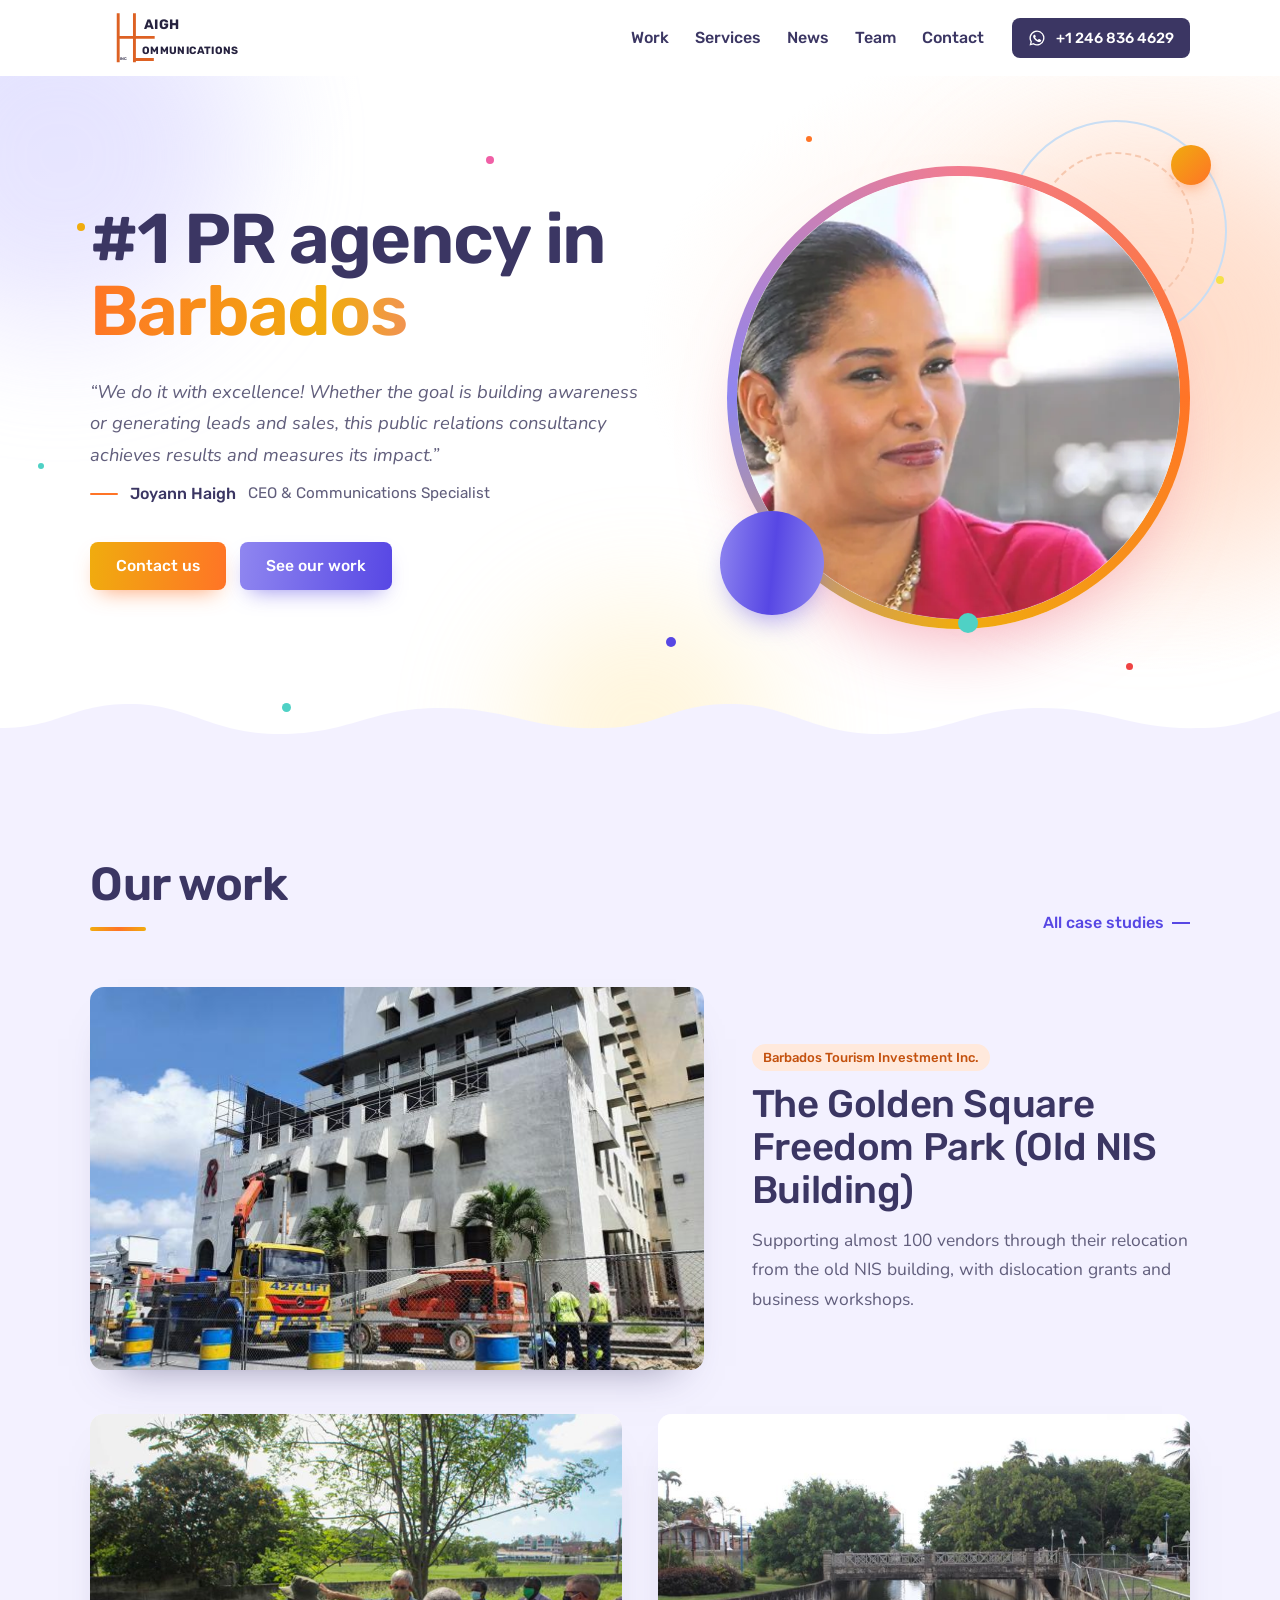
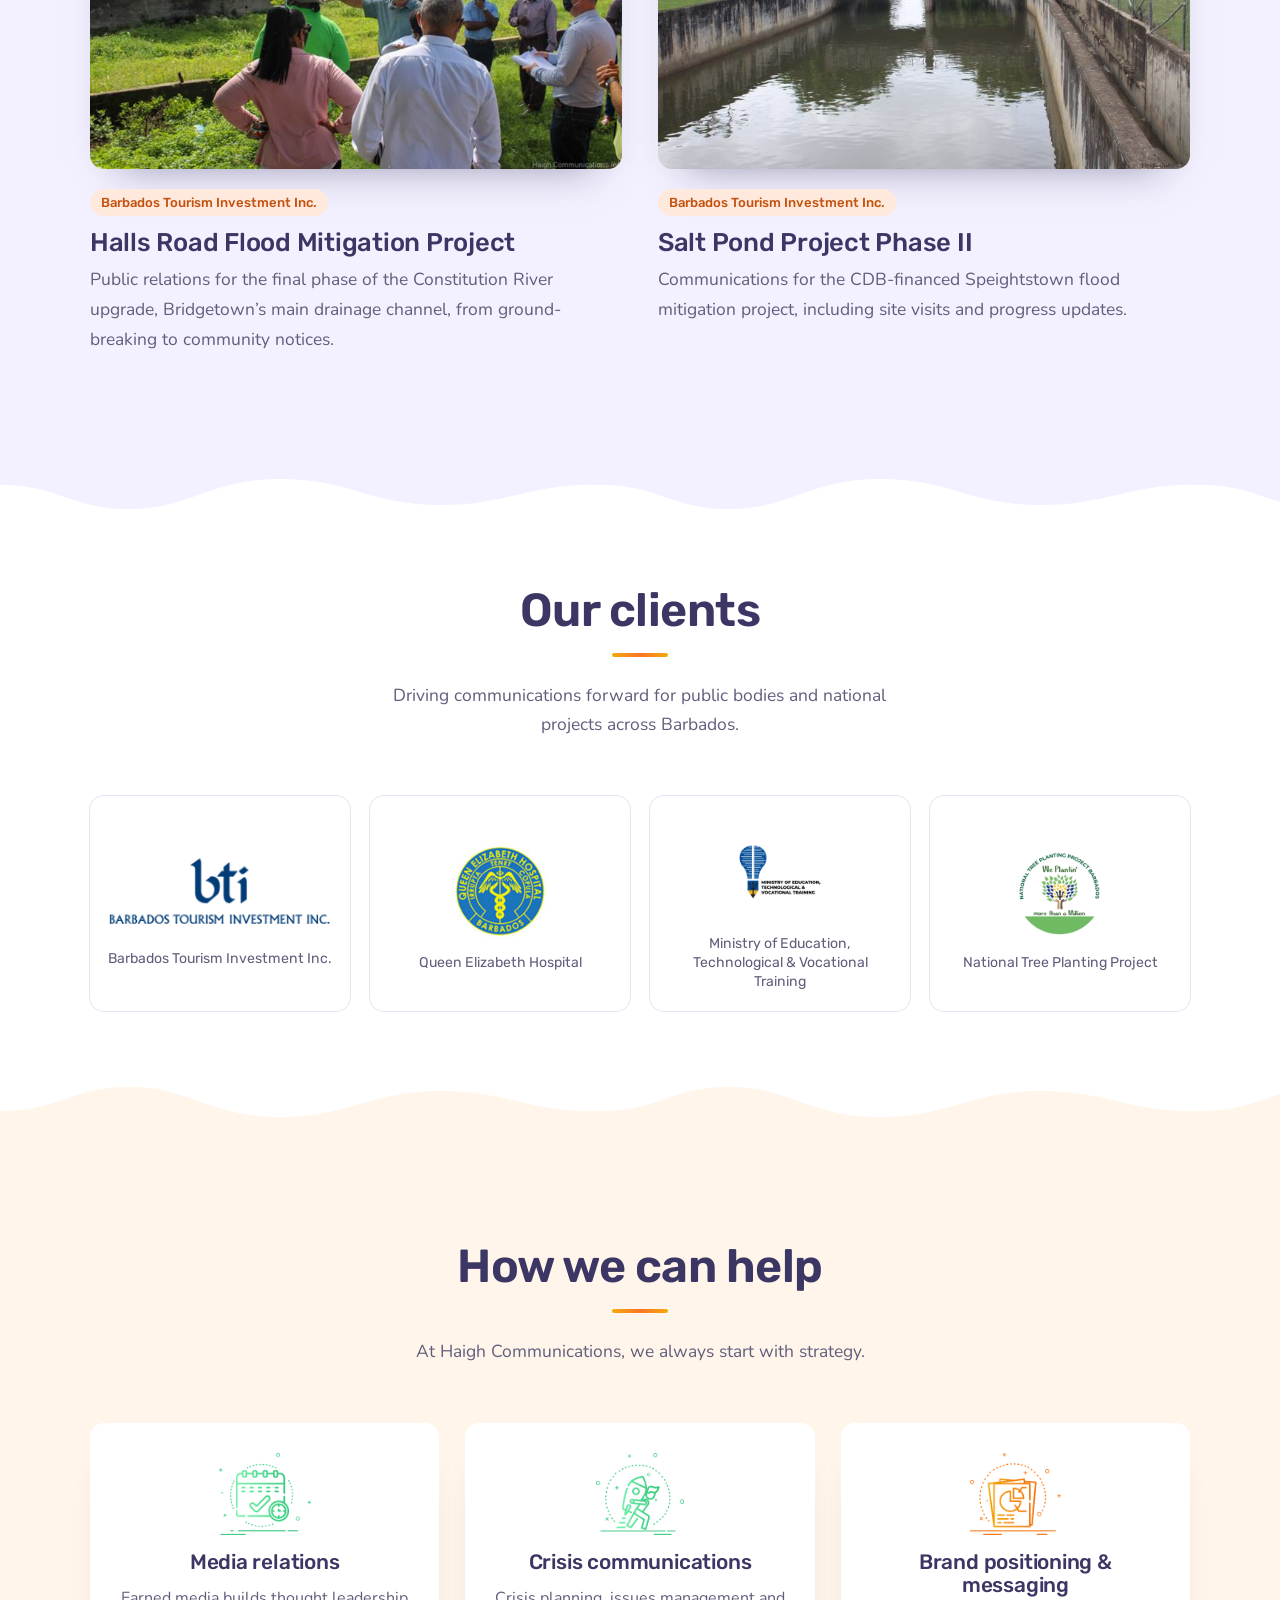
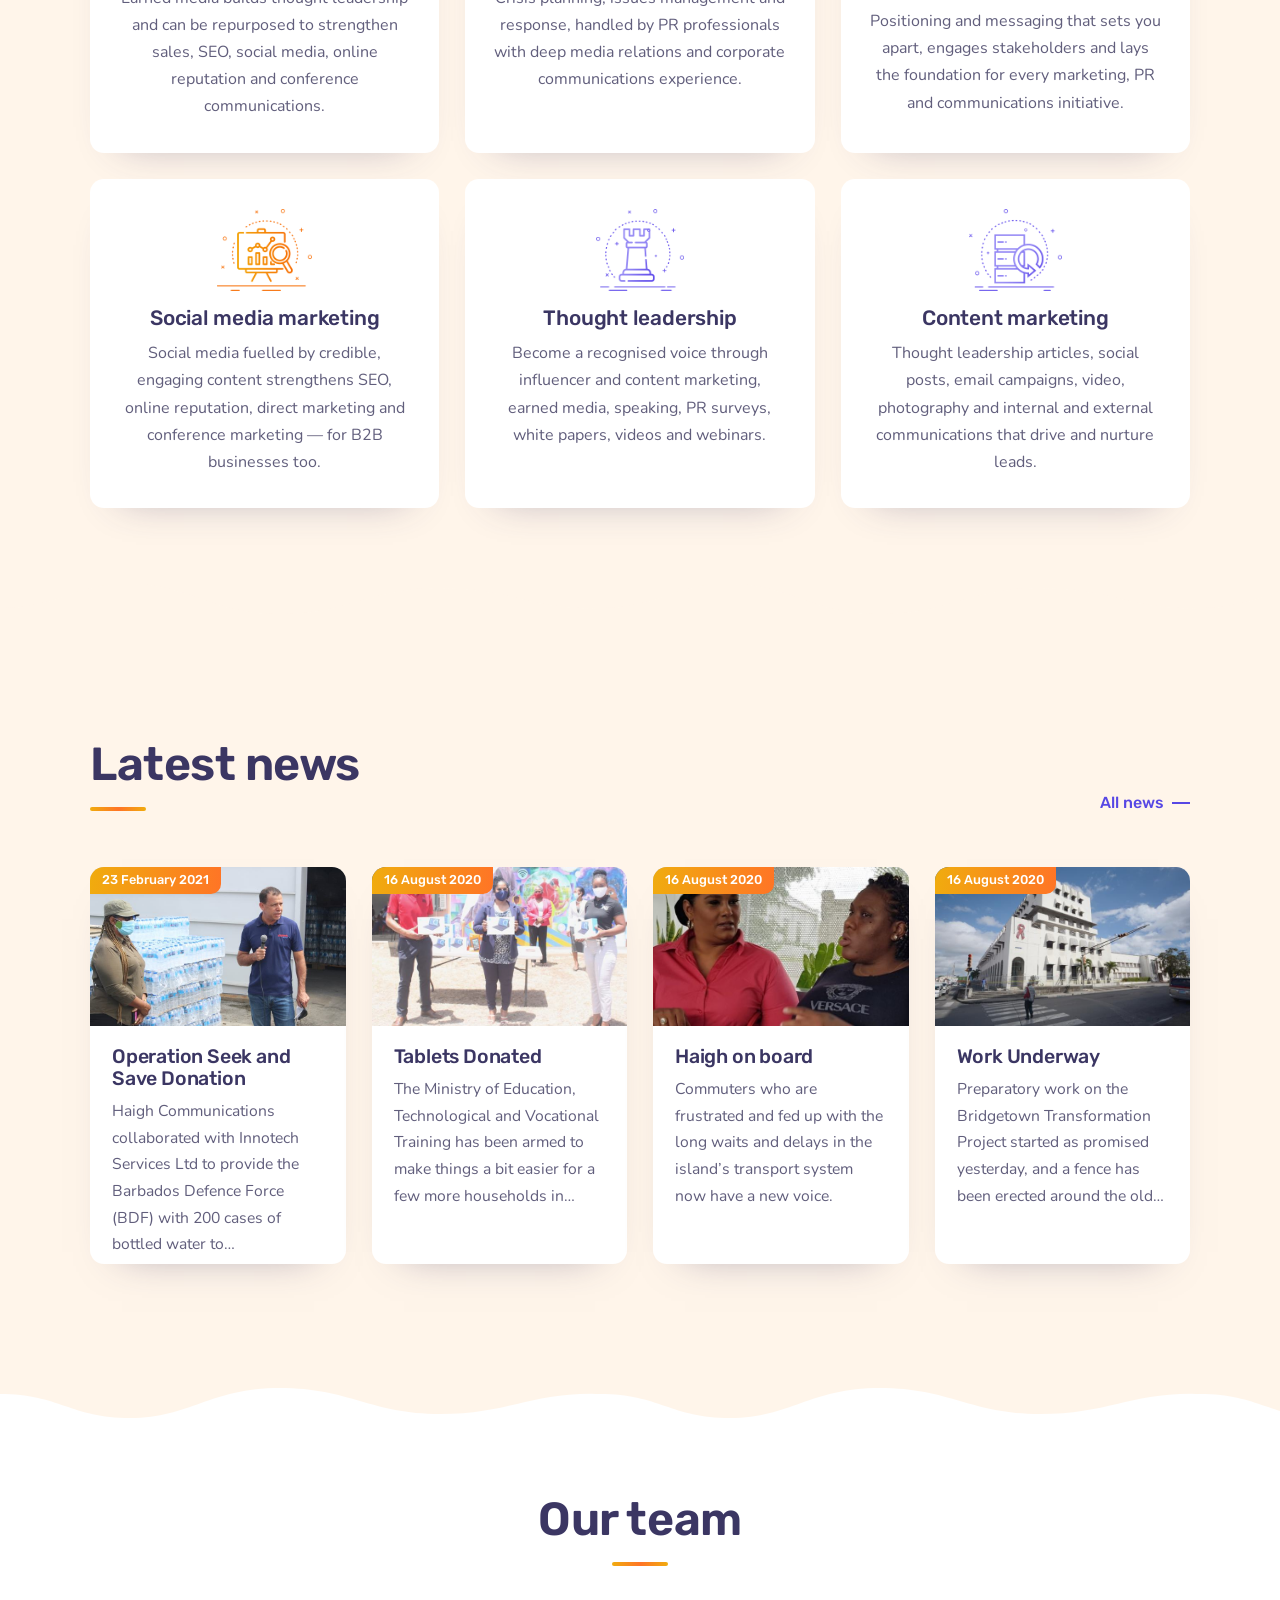
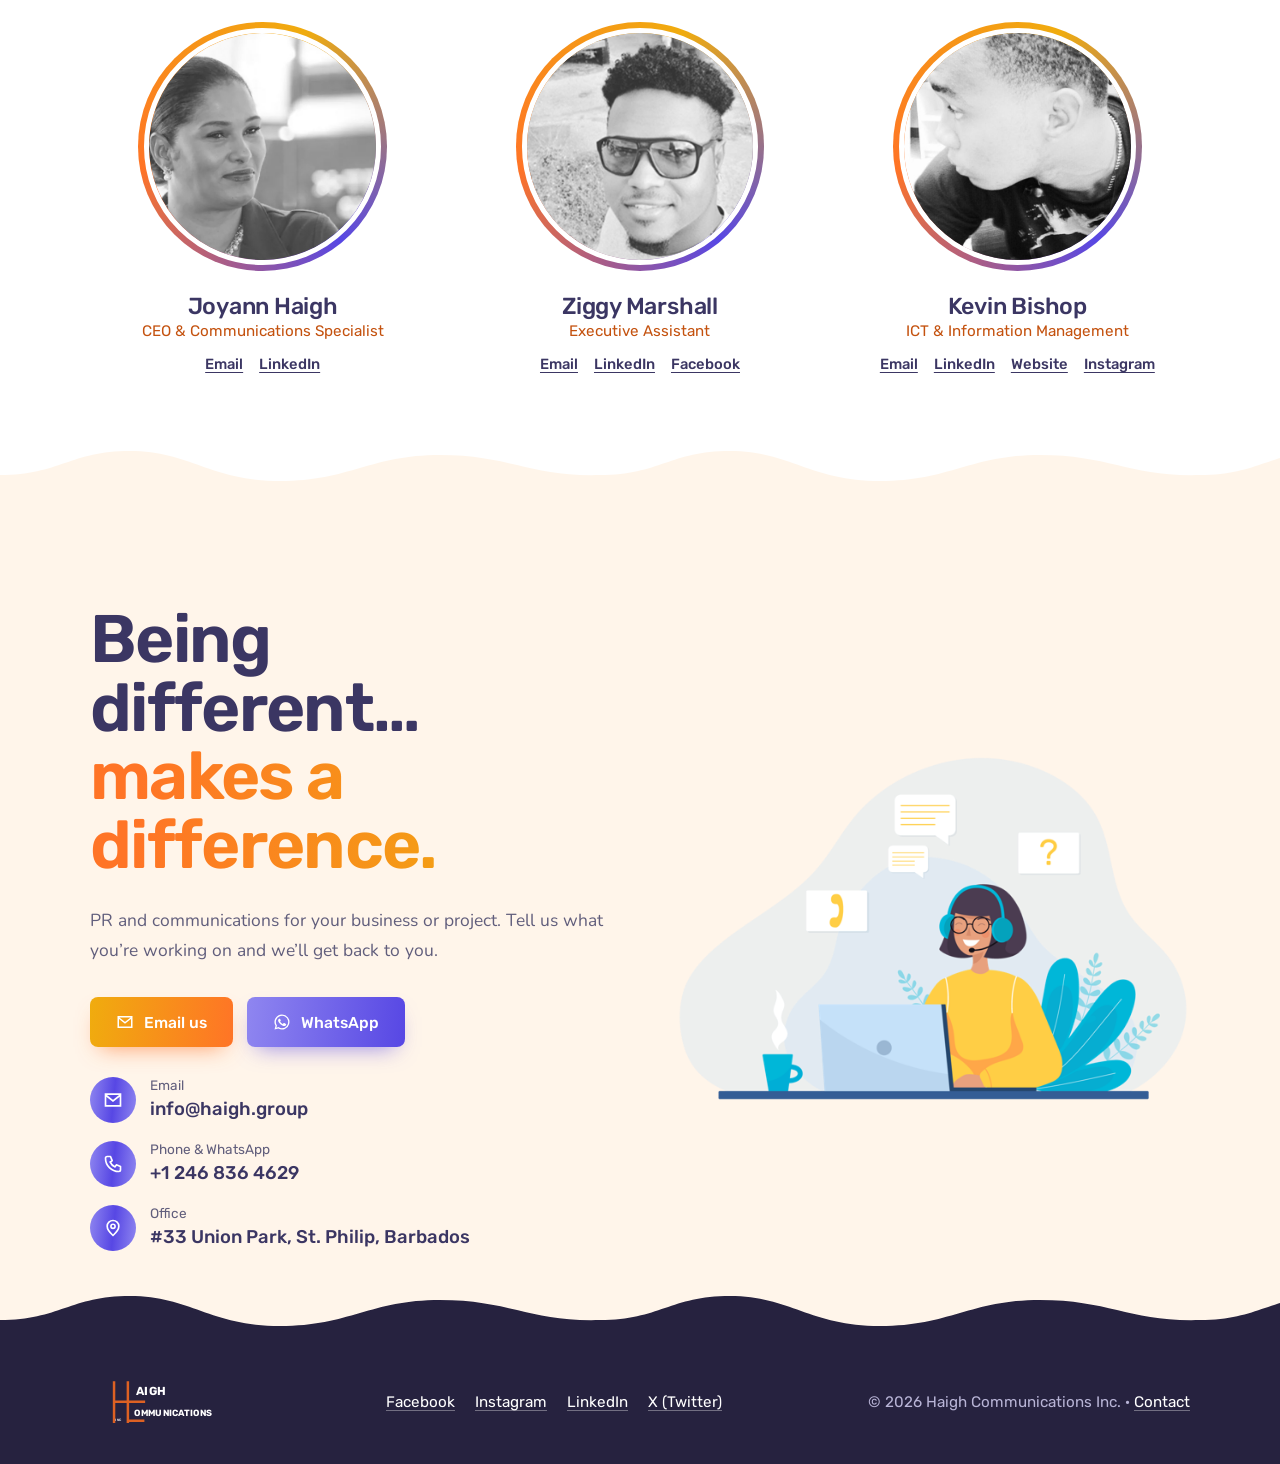
<file: index.html>
<!doctype html>
<html lang="en">
<head>
<meta charset="utf-8">
<meta name="viewport" content="width=device-width, initial-scale=1">
<title>Haigh Communications – #1 PR agency in Barbados</title>
<meta name="description" content="Public relations, media relations, crisis communications and content marketing in Barbados. We do it with excellence.">
<link rel="canonical" href="https://haigh.group/">
<meta property="og:type" content="website">
<meta property="og:site_name" content="Haigh Communications Inc">
<meta property="og:title" content="Haigh Communications – #1 PR agency in Barbados">
<meta property="og:description" content="Public relations, media relations, crisis communications and content marketing in Barbados. We do it with excellence.">
<meta property="og:url" content="https://haigh.group/">
<meta property="og:image" content="https://haigh.group/assets/img/og-default.jpg">
<meta name="twitter:card" content="summary_large_image">
<meta name="twitter:site" content="@HaighComm">
<meta name="theme-color" content="#3b3663">
<link rel="icon" href="assets/img/favicon.svg" type="image/svg+xml">
<link rel="preload" href="assets/fonts/rubik-wght.woff2" as="font" type="font/woff2" crossorigin>
<link rel="stylesheet" href="assets/css/site.css">
<script defer src="assets/js/site.js"></script>
</head>
<body>
<a class="skip" href="#main">Skip to content</a>
<header class="site-head">
  <div class="wrap">
    <a class="logo" href="index.html"><svg viewBox="0 0 206 58" role="img" aria-label="Haigh Communications"><g class="bars" stroke-width="3.4" fill="none" stroke-linecap="square">
<path d="M33 2v24M33 31v25M52 2v54M33 28.5h41M52 54.5h21"/></g>
<g fill="currentColor" font-family="Rubik, 'Century Gothic', sans-serif" font-weight="700">
<text x="63" y="19" font-size="16" letter-spacing=".6">AIGH</text>
<text x="61" y="48.5" font-size="12.4" letter-spacing=".4">OMMUNICATIONS</text>
<text x="35" y="55" font-size="4.6" font-weight="500" letter-spacing=".3">INC</text></g></svg></a>
    <button class="menu-btn" aria-controls="nav" aria-expanded="false" aria-label="Open menu"><svg viewBox="0 0 24 24" aria-hidden="true"><path stroke="currentColor" stroke-width="2" d="M3 7h18M3 12h18M3 17h18"/></svg></button>
    <nav id="nav" class="nav" aria-label="Main"><a href="our-case-studies/index.html">Work</a><a href="#services">Services</a><a href="blog/index.html">News</a><a href="#team">Team</a><a href="#contact">Contact</a></nav>
    <a class="btn dark head-cta" href="https://wa.me/12468364629"><svg viewBox="0 0 24 24" aria-hidden="true"><path fill="currentColor" d="M12 2a10 10 0 0 0-8.6 15.1L2 22l5-1.3A10 10 0 1 0 12 2zm0 18.2a8.2 8.2 0 0 1-4.2-1.2l-.3-.2-3 .8.8-2.9-.2-.3A8.2 8.2 0 1 1 12 20.2zm4.5-6.1c-.2-.1-1.5-.7-1.7-.8s-.4-.1-.6.1-.6.8-.8 1-.3.2-.5.1a6.7 6.7 0 0 1-3.3-2.9c-.3-.4.3-.4.7-1.4.1-.2 0-.3 0-.4l-.8-1.8c-.2-.5-.4-.4-.6-.4h-.5a1 1 0 0 0-.7.3 3 3 0 0 0-.9 2.2 5.2 5.2 0 0 0 1.1 2.7 11.8 11.8 0 0 0 4.5 4c1.7.7 2.3.8 3.2.6a2.7 2.7 0 0 0 1.8-1.3 2.2 2.2 0 0 0 .1-1.3c0-.1-.2-.2-.5-.3z"/></svg>+1 246 836 4629</a>
  </div>
</header>
<main id="main">

<section class="hero">
  <div class="blobs" aria-hidden="true"><b></b><b></b><b></b></div>
  <div class="dots" aria-hidden="true"><i></i><i></i><i></i><i></i><i></i><i></i><i></i><i></i></div>
  <div class="wrap">
    <div>
      <h1 aria-label="#1 PR agency in Barbados"><span class="w" aria-hidden="true">#1</span> <span class="w" aria-hidden="true">PR</span> <span class="w" aria-hidden="true">agency</span> <span class="w" aria-hidden="true">in</span> <span class="w grad-text shimmer" aria-hidden="true">Barbados</span></h1>
      <blockquote>
        <p>“We do it with excellence! Whether the goal is building awareness or generating leads and sales, this public relations consultancy achieves results and measures its impact.”</p>
        <cite>Joyann Haigh <small>CEO & Communications Specialist</small></cite>
      </blockquote>
      <div class="actions">
        <a class="btn warm" href="#contact">Contact us</a>
        <a class="btn" href="our-case-studies/index.html">See our work</a>
      </div>
    </div>
    <div class="portrait"><span class="halo" aria-hidden="true"></span><span class="orbit o1" aria-hidden="true"><i></i></span><span class="orbit o2" aria-hidden="true"><i></i></span><span class="orbit o3" aria-hidden="true"><i></i></span><span class="ring"><img src="assets/img/joyann-haigh.webp" srcset="assets/img/joyann-haigh-sm.webp 520w, assets/img/joyann-haigh.webp 860w" sizes="(max-width: 820px) 82vw, 460px" width="860" height="860" alt="Joyann Haigh, CEO of Haigh Communications" fetchpriority="high"></span></div>
  </div>
</section>

<section class="section lilac wavy" id="work">
  <div class="wrap">
    <div class="section-head"><h2>Our work</h2><a class="more" href="our-case-studies/index.html">All case studies</a></div>
    <div class="work">
<article class="lead">
  <a class="card" href="portfolio/the-golden-square-freedom-park/index.html">
    <div class="thumb"><img src="assets/img/workers-from-the-ministry-of-transport-works-and-maintenance.jpg" srcset="assets/img/workers-from-the-ministry-of-transport-works-and-maintenance-sm.jpg 618w, assets/img/workers-from-the-ministry-of-transport-works-and-maintenance.jpg 618w" sizes="(max-width: 760px) 100vw, 700px" width="618" height="464" alt="" loading="lazy" decoding="async"></div>
  </a>
  <div>
    <div class="client">Barbados Tourism Investment Inc.</div>
    <a class="card" href="portfolio/the-golden-square-freedom-park/index.html"><h3>The Golden Square Freedom Park (Old NIS Building)</h3></a>
    <p>Supporting almost 100 vendors through their relocation from the old NIS building, with dislocation grants and business workshops.</p>
  </div>
</article><article>
  <a class="card" href="portfolio/halls-road-case-study/index.html">
    <div class="thumb"><img src="assets/img/halls-road-flood-mitigationii.jpg" srcset="assets/img/halls-road-flood-mitigationii-sm.jpg 720w, assets/img/halls-road-flood-mitigationii.jpg 778w" sizes="(max-width: 760px) 100vw, 560px" width="778" height="519" alt="" loading="lazy" decoding="async"></div>
  </a>
  <div>
    <div class="client">Barbados Tourism Investment Inc.</div>
    <a class="card" href="portfolio/halls-road-case-study/index.html"><h3>Halls Road Flood Mitigation Project</h3></a>
    <p>Public relations for the final phase of the Constitution River upgrade, Bridgetown’s main drainage channel, from ground-breaking to community notices.</p>
  </div>
</article><article>
  <a class="card" href="portfolio/salt-pond-project-phase-ii/index.html">
    <div class="thumb"><img src="assets/img/2021-02-img-1882.jpg" srcset="assets/img/2021-02-img-1882-sm.jpg 720w, assets/img/2021-02-img-1882.jpg 1400w" sizes="(max-width: 760px) 100vw, 560px" width="1400" height="934" alt="" loading="lazy" decoding="async"></div>
  </a>
  <div>
    <div class="client">Barbados Tourism Investment Inc.</div>
    <a class="card" href="portfolio/salt-pond-project-phase-ii/index.html"><h3>Salt Pond Project Phase II</h3></a>
    <p>Communications for the CDB-financed Speightstown flood mitigation project, including site visits and progress updates.</p>
  </div>
</article>
    </div>
  </div>
</section>

<section class="section" id="clients">
  <div class="wrap">
    <div class="section-head center"><h2>Our clients</h2><p>Driving communications forward for public bodies and national projects across Barbados.</p></div>
    <div class="clients"><figure><img src="assets/img/logo-sm.png" alt="Barbados Tourism Investment Inc." loading="lazy"><figcaption>Barbados Tourism Investment Inc.</figcaption></figure><figure><img src="assets/img/qeh-sm.jpg" alt="Queen Elizabeth Hospital" loading="lazy"><figcaption>Queen Elizabeth Hospital</figcaption></figure><figure><img src="assets/img/metv-logo-1-sm.png" alt="Ministry of Education, Technological &amp; Vocational Training" loading="lazy"><figcaption>Ministry of Education, Technological &amp; Vocational Training</figcaption></figure><figure><img src="assets/img/weplantin-logo-sm-sm.png" alt="National Tree Planting Project" loading="lazy"><figcaption>National Tree Planting Project</figcaption></figure></div>
  </div>
</section>

<section class="section cream wavy" id="services">
  <div class="wrap">
    <div class="section-head center"><h2>How we can help</h2><p>At Haigh Communications, we always start with strategy.</p></div>
    <div class="services"><div><img src="assets/img/img-box-06.png" alt="" width="92" height="79" loading="lazy"><h3>Media relations</h3><p>Earned media builds thought leadership and can be repurposed to strengthen sales, SEO, social media, online reputation and conference communications.</p></div><div><img src="assets/img/img-box-07.png" alt="" width="92" height="79" loading="lazy"><h3>Crisis communications</h3><p>Crisis planning, issues management and response, handled by PR professionals with deep media relations and corporate communications experience.</p></div><div><img src="assets/img/img-box-08.png" alt="" width="92" height="79" loading="lazy"><h3>Brand positioning &amp; messaging</h3><p>Positioning and messaging that sets you apart, engages stakeholders and lays the foundation for every marketing, PR and communications initiative.</p></div><div><img src="assets/img/img-box-04.png" alt="" width="92" height="79" loading="lazy"><h3>Social media marketing</h3><p>Social media fuelled by credible, engaging content strengthens SEO, online reputation, direct marketing and conference marketing — for B2B businesses too.</p></div><div><img src="assets/img/img-box-05.png" alt="" width="92" height="79" loading="lazy"><h3>Thought leadership</h3><p>Become a recognised voice through influencer and content marketing, earned media, speaking, PR surveys, white papers, videos and webinars.</p></div><div><img src="assets/img/img-box-09.png" alt="" width="92" height="79" loading="lazy"><h3>Content marketing</h3><p>Thought leadership articles, social posts, email campaigns, video, photography and internal and external communications that drive and nurture leads.</p></div></div>
  </div>
</section>

<section class="section cream wavy" id="news">
  <div class="wrap">
    <div class="section-head"><h2>Latest news</h2><a class="more" href="blog/index.html">All news</a></div>
    <ul class="news"><li><a href="operation-seek-and-save-donation/index.html">
  <img src="assets/img/operation-seek-and-save-water-donation-sm.jpg" alt="" loading="lazy" decoding="async" width="720" height="480">
  <div><h3>Operation Seek and Save Donation</h3><p>Haigh Communications collaborated with Innotech Services Ltd to provide the Barbados Defence Force (BDF) with 200 cases of bottled water to…</p></div>
  <time datetime="2021-02-23">23 February 2021</time></a></li>
<li><a href="tablets-donated/index.html">
  <img src="assets/img/wiltshireweb-sm.jpg" alt="" loading="lazy" decoding="async" width="600" height="468">
  <div><h3>Tablets Donated</h3><p>The Ministry of Education, Technological and Vocational Training has been armed to make things a bit easier for a few more households in…</p></div>
  <time datetime="2020-08-16">16 August 2020</time></a></li>
<li><a href="haigh-on-board/index.html">
  <img src="assets/img/1-1-768x368-1-sm.jpg" alt="" loading="lazy" decoding="async" width="720" height="345">
  <div><h3>Haigh on board</h3><p>Commuters who are frustrated and fed up with the long waits and delays in the island’s transport system now have a new voice.</p></div>
  <time datetime="2020-08-16">16 August 2020</time></a></li>
<li><a href="work-underway/index.html">
  <img src="assets/img/1dsc-4634-sm.jpg" alt="" loading="lazy" decoding="async" width="618" height="413">
  <div><h3>Work Underway</h3><p>Preparatory work on the Bridgetown Transformation Project started as promised yesterday, and a fence has been erected around the old…</p></div>
  <time datetime="2020-08-16">16 August 2020</time></a></li></ul>
  </div>
</section>

<section class="section" id="team">
  <div class="wrap">
    <div class="section-head center"><h2>Our team</h2></div>
    <div class="team">
<div><span class="ph"><img src="assets/img/joyann-haigh-sm.webp" alt="Joyann Haigh" width="560" height="560" loading="lazy"></span>
<h3>Joyann Haigh</h3><div class="role">CEO &amp; Communications Specialist</div>
<div class="links"><a href="mailto:joyann@haigh.group">Email</a><a href="https://bb.linkedin.com/in/joy-ann-haigh-677b51207">LinkedIn</a></div></div><div><span class="ph"><img src="assets/img/team-ziggy.jpg" alt="Ziggy Marshall" width="560" height="560" loading="lazy"></span>
<h3>Ziggy Marshall</h3><div class="role">Executive Assistant</div>
<div class="links"><a href="mailto:ziggy@haigh.group">Email</a><a href="https://bb.linkedin.com/in/r-ziggy-marshall-321a2572">LinkedIn</a><a href="https://www.facebook.com/ZigsM">Facebook</a></div></div><div><span class="ph"><img src="assets/img/team-kevinbishops.jpg" alt="Kevin Bishop" width="560" height="560" loading="lazy"></span>
<h3>Kevin Bishop</h3><div class="role">ICT &amp; Information Management</div>
<div class="links"><a href="mailto:kevin@haigh.group">Email</a><a href="https://www.linkedin.com/in/kevinbishp/">LinkedIn</a><a href="https://www.kevin-bish.com">Website</a><a href="https://www.instagram.com/kevinbish/">Instagram</a></div></div>
    </div>
  </div>
</section>

<section class="section cream wavy-top contact" id="contact" style="padding-bottom:40px">
  <div class="wrap">
    <div>
      <h2>Being different… <span class="grad-text">makes a difference.</span></h2>
      <p>PR and communications for your business or project. Tell us what you’re working on and we’ll get back to you.</p>
      <div class="actions">
        <a class="btn warm" href="mailto:info@haigh.group"><svg viewBox="0 0 24 24" aria-hidden="true"><path fill="none" stroke="currentColor" stroke-width="2" d="M3 5h18v14H3zM3 6l9 7 9-7"/></svg>Email us</a>
        <a class="btn" href="https://wa.me/12468364629"><svg viewBox="0 0 24 24" aria-hidden="true"><path fill="currentColor" d="M12 2a10 10 0 0 0-8.6 15.1L2 22l5-1.3A10 10 0 1 0 12 2zm0 18.2a8.2 8.2 0 0 1-4.2-1.2l-.3-.2-3 .8.8-2.9-.2-.3A8.2 8.2 0 1 1 12 20.2zm4.5-6.1c-.2-.1-1.5-.7-1.7-.8s-.4-.1-.6.1-.6.8-.8 1-.3.2-.5.1a6.7 6.7 0 0 1-3.3-2.9c-.3-.4.3-.4.7-1.4.1-.2 0-.3 0-.4l-.8-1.8c-.2-.5-.4-.4-.6-.4h-.5a1 1 0 0 0-.7.3 3 3 0 0 0-.9 2.2 5.2 5.2 0 0 0 1.1 2.7 11.8 11.8 0 0 0 4.5 4c1.7.7 2.3.8 3.2.6a2.7 2.7 0 0 0 1.8-1.3 2.2 2.2 0 0 0 .1-1.3c0-.1-.2-.2-.5-.3z"/></svg>WhatsApp</a>
      </div>
      <dl>
        <div><span class="ic"><svg viewBox="0 0 24 24" aria-hidden="true"><path fill="none" stroke="currentColor" stroke-width="2" d="M3 5h18v14H3zM3 6l9 7 9-7"/></svg></span><div><dt>Email</dt><dd><a href="mailto:info@haigh.group">info@haigh.group</a></dd></div></div>
        <div><span class="ic"><svg viewBox="0 0 24 24" aria-hidden="true"><path fill="none" stroke="currentColor" stroke-width="2" stroke-linejoin="round" d="M5 3h4l2 5-2.5 1.5a11 11 0 0 0 6 6L16 13l5 2v4a2 2 0 0 1-2 2A16 16 0 0 1 3 5a2 2 0 0 1 2-2z"/></svg></span><div><dt>Phone & WhatsApp</dt><dd><a href="tel:+12468364629">+1 246 836 4629</a></dd></div></div>
        <div><span class="ic"><svg viewBox="0 0 24 24" aria-hidden="true"><path fill="none" stroke="currentColor" stroke-width="2" d="M12 21s-7-6.2-7-11a7 7 0 0 1 14 0c0 4.8-7 11-7 11z"/><circle cx="12" cy="10" r="2.5" fill="none" stroke="currentColor" stroke-width="2"/></svg></span><div><dt>Office</dt><dd>#33 Union Park, St. Philip, Barbados</dd></div></div>
      </dl>
    </div>
    <div class="art"><img src="assets/img/contact-us.png" srcset="assets/img/contact-us-sm.png 600w, assets/img/contact-us.png 1000w" sizes="(max-width: 820px) 90vw, 560px" width="1000" height="867" alt="" loading="lazy" decoding="async"></div>
  </div>
</section>

</main>
<footer class="site-foot">
  <div class="wrap">
    <a class="logo" href="index.html"><svg viewBox="0 0 206 58" role="img" aria-label="Haigh Communications"><g class="bars" stroke-width="3.4" fill="none" stroke-linecap="square">
<path d="M33 2v24M33 31v25M52 2v54M33 28.5h41M52 54.5h21"/></g>
<g fill="currentColor" font-family="Rubik, 'Century Gothic', sans-serif" font-weight="700">
<text x="63" y="19" font-size="16" letter-spacing=".6">AIGH</text>
<text x="61" y="48.5" font-size="12.4" letter-spacing=".4">OMMUNICATIONS</text>
<text x="35" y="55" font-size="4.6" font-weight="500" letter-spacing=".3">INC</text></g></svg></a>
    <div class="social"><a href="https://www.facebook.com/haighcommunications">Facebook</a><a href="https://www.instagram.com/haighcommbb/">Instagram</a><a href="https://www.linkedin.com/company/haigh-communications/about/">LinkedIn</a><a href="https://twitter.com/HaighComm">X (Twitter)</a></div>
    <div>© 2026 Haigh Communications Inc. · <a href="#contact">Contact</a></div>
  </div>
</footer>
</body>
</html>
</file>
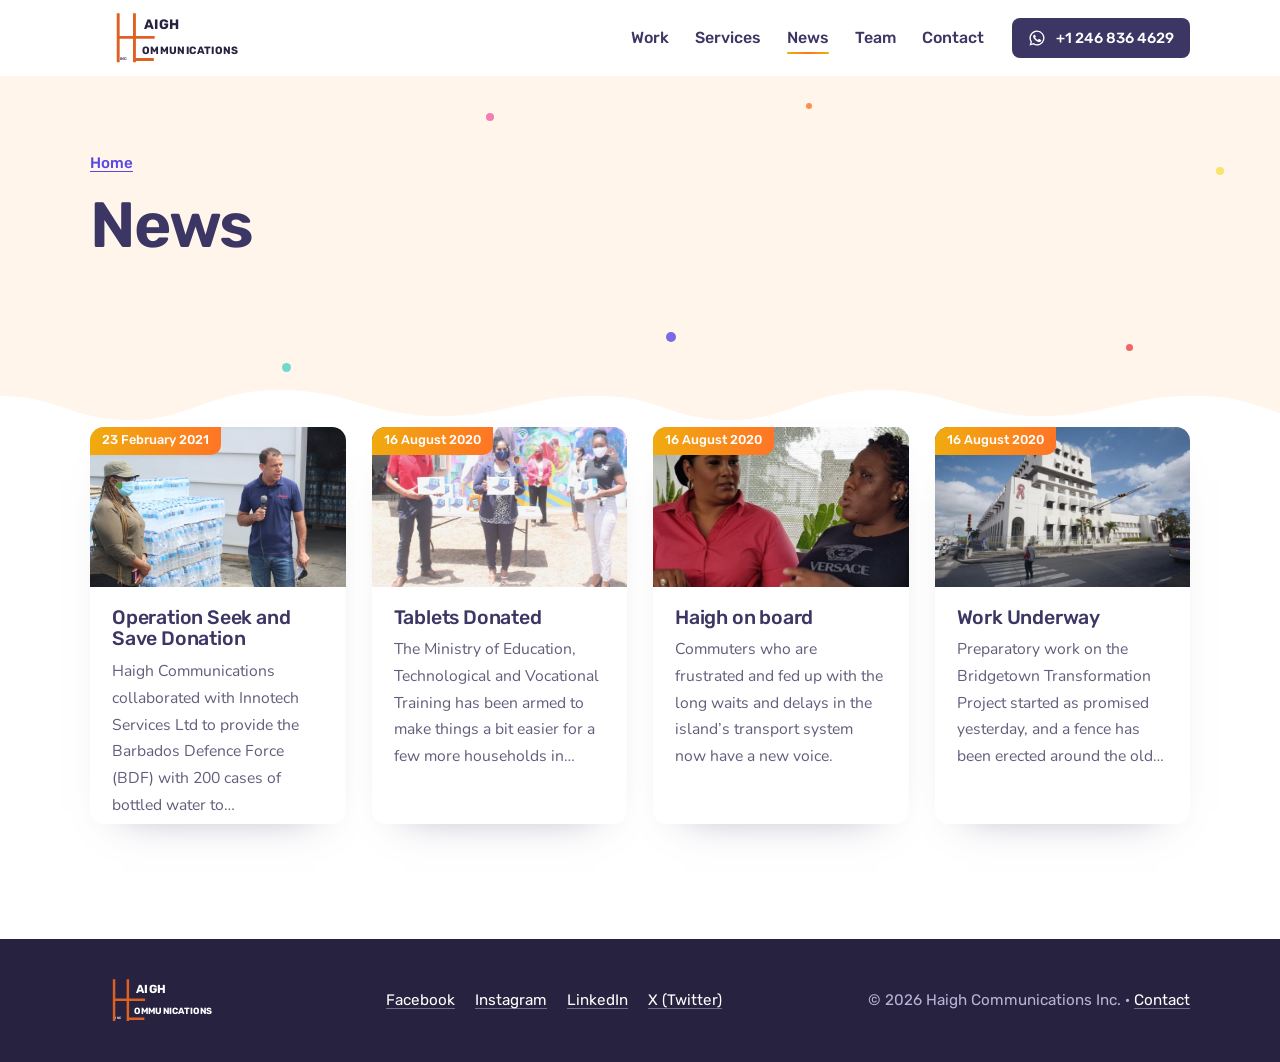
<file: blog/index.html>
<!doctype html>
<html lang="en">
<head>
<meta charset="utf-8">
<meta name="viewport" content="width=device-width, initial-scale=1">
<title>News – Haigh Communications</title>
<meta name="description" content="News and updates from Haigh Communications.">
<link rel="canonical" href="https://haigh.group/blog/">
<meta property="og:type" content="website">
<meta property="og:site_name" content="Haigh Communications Inc">
<meta property="og:title" content="News">
<meta property="og:description" content="News and updates from Haigh Communications.">
<meta property="og:url" content="https://haigh.group/blog/">
<meta property="og:image" content="https://haigh.group/assets/img/og-default.jpg">
<meta name="twitter:card" content="summary_large_image">
<meta name="twitter:site" content="@HaighComm">
<meta name="theme-color" content="#3b3663">
<link rel="icon" href="../assets/img/favicon.svg" type="image/svg+xml">
<link rel="preload" href="../assets/fonts/rubik-wght.woff2" as="font" type="font/woff2" crossorigin>
<link rel="stylesheet" href="../assets/css/site.css">
<script defer src="../assets/js/site.js"></script>
</head>
<body>
<a class="skip" href="#main">Skip to content</a>
<header class="site-head">
  <div class="wrap">
    <a class="logo" href="../index.html"><svg viewBox="0 0 206 58" role="img" aria-label="Haigh Communications"><g class="bars" stroke-width="3.4" fill="none" stroke-linecap="square">
<path d="M33 2v24M33 31v25M52 2v54M33 28.5h41M52 54.5h21"/></g>
<g fill="currentColor" font-family="Rubik, 'Century Gothic', sans-serif" font-weight="700">
<text x="63" y="19" font-size="16" letter-spacing=".6">AIGH</text>
<text x="61" y="48.5" font-size="12.4" letter-spacing=".4">OMMUNICATIONS</text>
<text x="35" y="55" font-size="4.6" font-weight="500" letter-spacing=".3">INC</text></g></svg></a>
    <button class="menu-btn" aria-controls="nav" aria-expanded="false" aria-label="Open menu"><svg viewBox="0 0 24 24" aria-hidden="true"><path stroke="currentColor" stroke-width="2" d="M3 7h18M3 12h18M3 17h18"/></svg></button>
    <nav id="nav" class="nav" aria-label="Main"><a href="../our-case-studies/index.html">Work</a><a href="../index.html#services">Services</a><a href="../blog/index.html" aria-current="page">News</a><a href="../index.html#team">Team</a><a href="../index.html#contact">Contact</a></nav>
    <a class="btn dark head-cta" href="https://wa.me/12468364629"><svg viewBox="0 0 24 24" aria-hidden="true"><path fill="currentColor" d="M12 2a10 10 0 0 0-8.6 15.1L2 22l5-1.3A10 10 0 1 0 12 2zm0 18.2a8.2 8.2 0 0 1-4.2-1.2l-.3-.2-3 .8.8-2.9-.2-.3A8.2 8.2 0 1 1 12 20.2zm4.5-6.1c-.2-.1-1.5-.7-1.7-.8s-.4-.1-.6.1-.6.8-.8 1-.3.2-.5.1a6.7 6.7 0 0 1-3.3-2.9c-.3-.4.3-.4.7-1.4.1-.2 0-.3 0-.4l-.8-1.8c-.2-.5-.4-.4-.6-.4h-.5a1 1 0 0 0-.7.3 3 3 0 0 0-.9 2.2 5.2 5.2 0 0 0 1.1 2.7 11.8 11.8 0 0 0 4.5 4c1.7.7 2.3.8 3.2.6a2.7 2.7 0 0 0 1.8-1.3 2.2 2.2 0 0 0 .1-1.3c0-.1-.2-.2-.5-.3z"/></svg>+1 246 836 4629</a>
  </div>
</header>
<main id="main">
<section class="page-head"><div class="dots" aria-hidden="true"><i></i><i></i><i></i><i></i><i></i><i></i><i></i><i></i></div><div class="wrap"><div class="crumb"><a href="../index.html">Home</a></div><h1>News</h1></div></section>
<section class="section" style="padding-top:0"><div class="wrap"><ul class="news"><li><a href="../operation-seek-and-save-donation/index.html">
  <img src="../assets/img/operation-seek-and-save-water-donation-sm.jpg" alt="" loading="lazy" decoding="async" width="720" height="480">
  <div><h3>Operation Seek and Save Donation</h3><p>Haigh Communications collaborated with Innotech Services Ltd to provide the Barbados Defence Force (BDF) with 200 cases of bottled water to…</p></div>
  <time datetime="2021-02-23">23 February 2021</time></a></li>
<li><a href="../tablets-donated/index.html">
  <img src="../assets/img/wiltshireweb-sm.jpg" alt="" loading="lazy" decoding="async" width="600" height="468">
  <div><h3>Tablets Donated</h3><p>The Ministry of Education, Technological and Vocational Training has been armed to make things a bit easier for a few more households in…</p></div>
  <time datetime="2020-08-16">16 August 2020</time></a></li>
<li><a href="../haigh-on-board/index.html">
  <img src="../assets/img/1-1-768x368-1-sm.jpg" alt="" loading="lazy" decoding="async" width="720" height="345">
  <div><h3>Haigh on board</h3><p>Commuters who are frustrated and fed up with the long waits and delays in the island’s transport system now have a new voice.</p></div>
  <time datetime="2020-08-16">16 August 2020</time></a></li>
<li><a href="../work-underway/index.html">
  <img src="../assets/img/1dsc-4634-sm.jpg" alt="" loading="lazy" decoding="async" width="618" height="413">
  <div><h3>Work Underway</h3><p>Preparatory work on the Bridgetown Transformation Project started as promised yesterday, and a fence has been erected around the old…</p></div>
  <time datetime="2020-08-16">16 August 2020</time></a></li></ul></div></section>
</main>
<footer class="site-foot plain">
  <div class="wrap">
    <a class="logo" href="../index.html"><svg viewBox="0 0 206 58" role="img" aria-label="Haigh Communications"><g class="bars" stroke-width="3.4" fill="none" stroke-linecap="square">
<path d="M33 2v24M33 31v25M52 2v54M33 28.5h41M52 54.5h21"/></g>
<g fill="currentColor" font-family="Rubik, 'Century Gothic', sans-serif" font-weight="700">
<text x="63" y="19" font-size="16" letter-spacing=".6">AIGH</text>
<text x="61" y="48.5" font-size="12.4" letter-spacing=".4">OMMUNICATIONS</text>
<text x="35" y="55" font-size="4.6" font-weight="500" letter-spacing=".3">INC</text></g></svg></a>
    <div class="social"><a href="https://www.facebook.com/haighcommunications">Facebook</a><a href="https://www.instagram.com/haighcommbb/">Instagram</a><a href="https://www.linkedin.com/company/haigh-communications/about/">LinkedIn</a><a href="https://twitter.com/HaighComm">X (Twitter)</a></div>
    <div>© 2026 Haigh Communications Inc. · <a href="../index.html#contact">Contact</a></div>
  </div>
</footer>
</body>
</html>
</file>
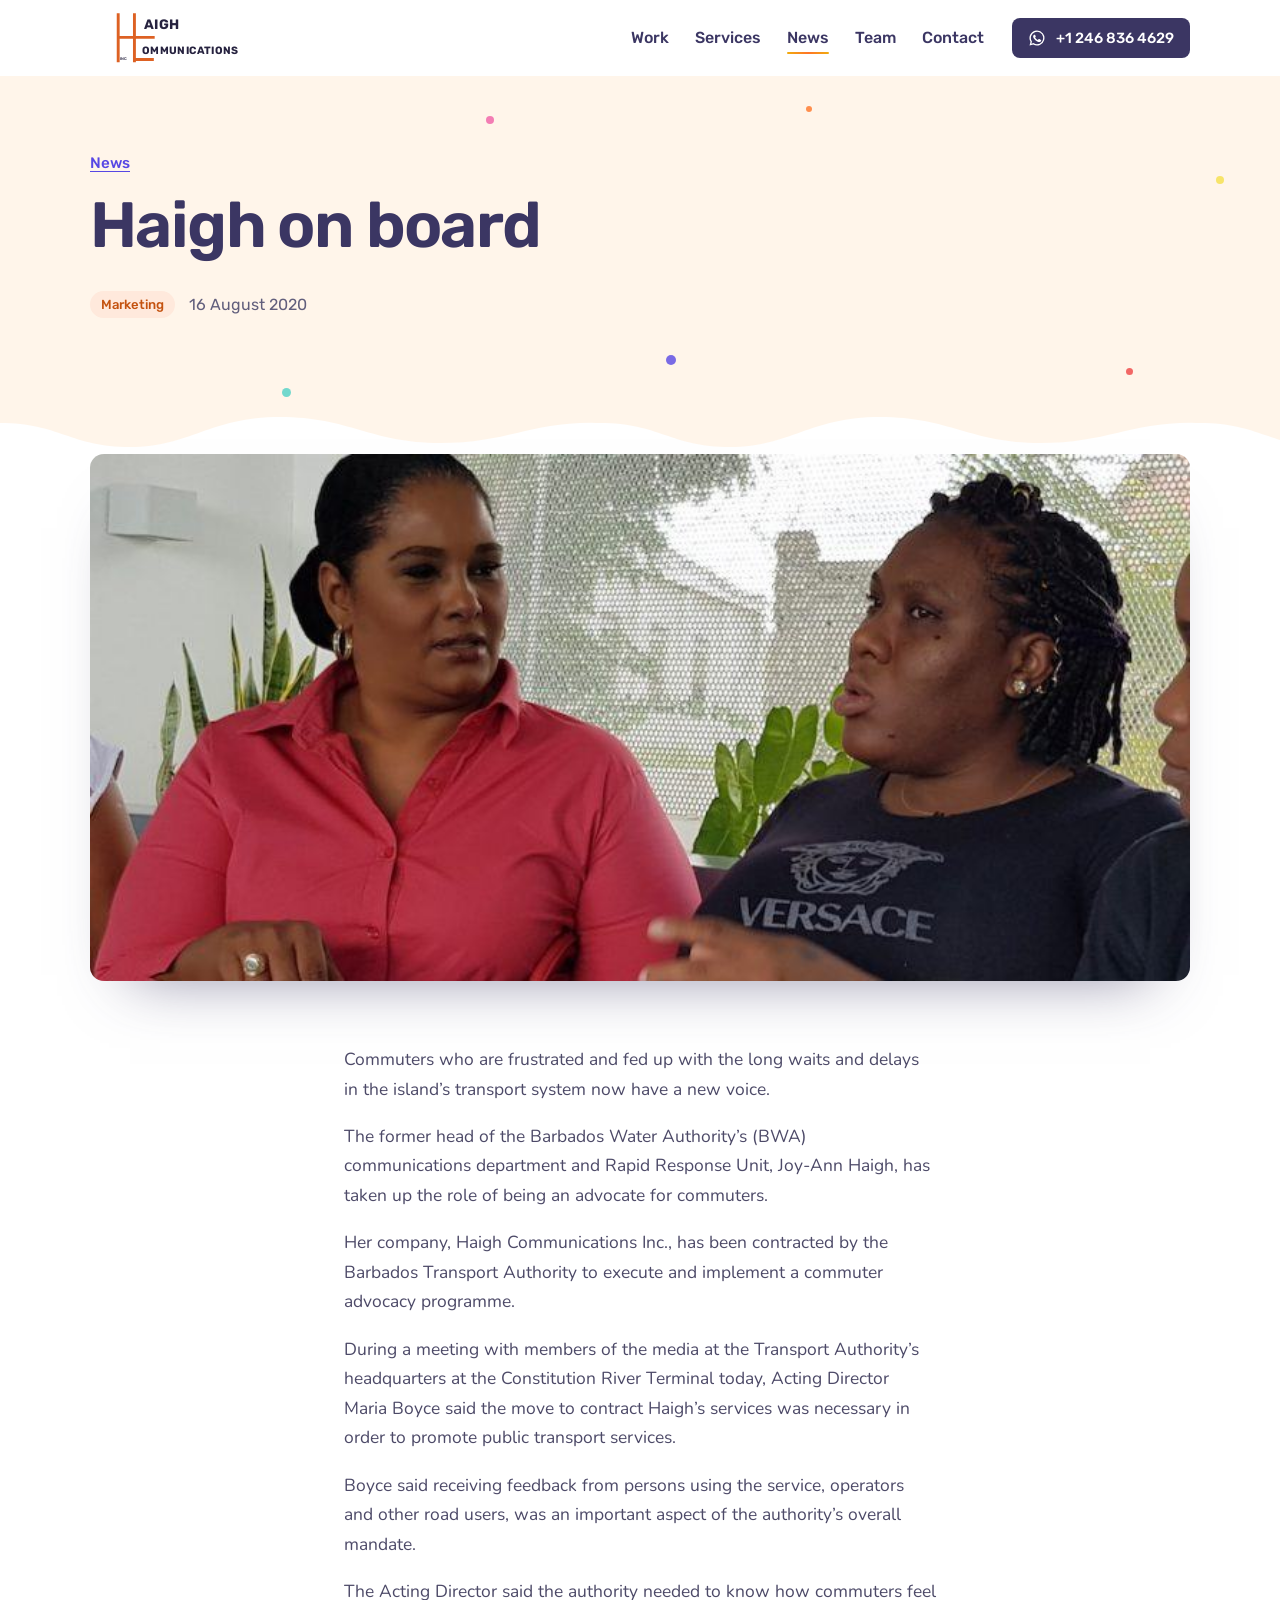
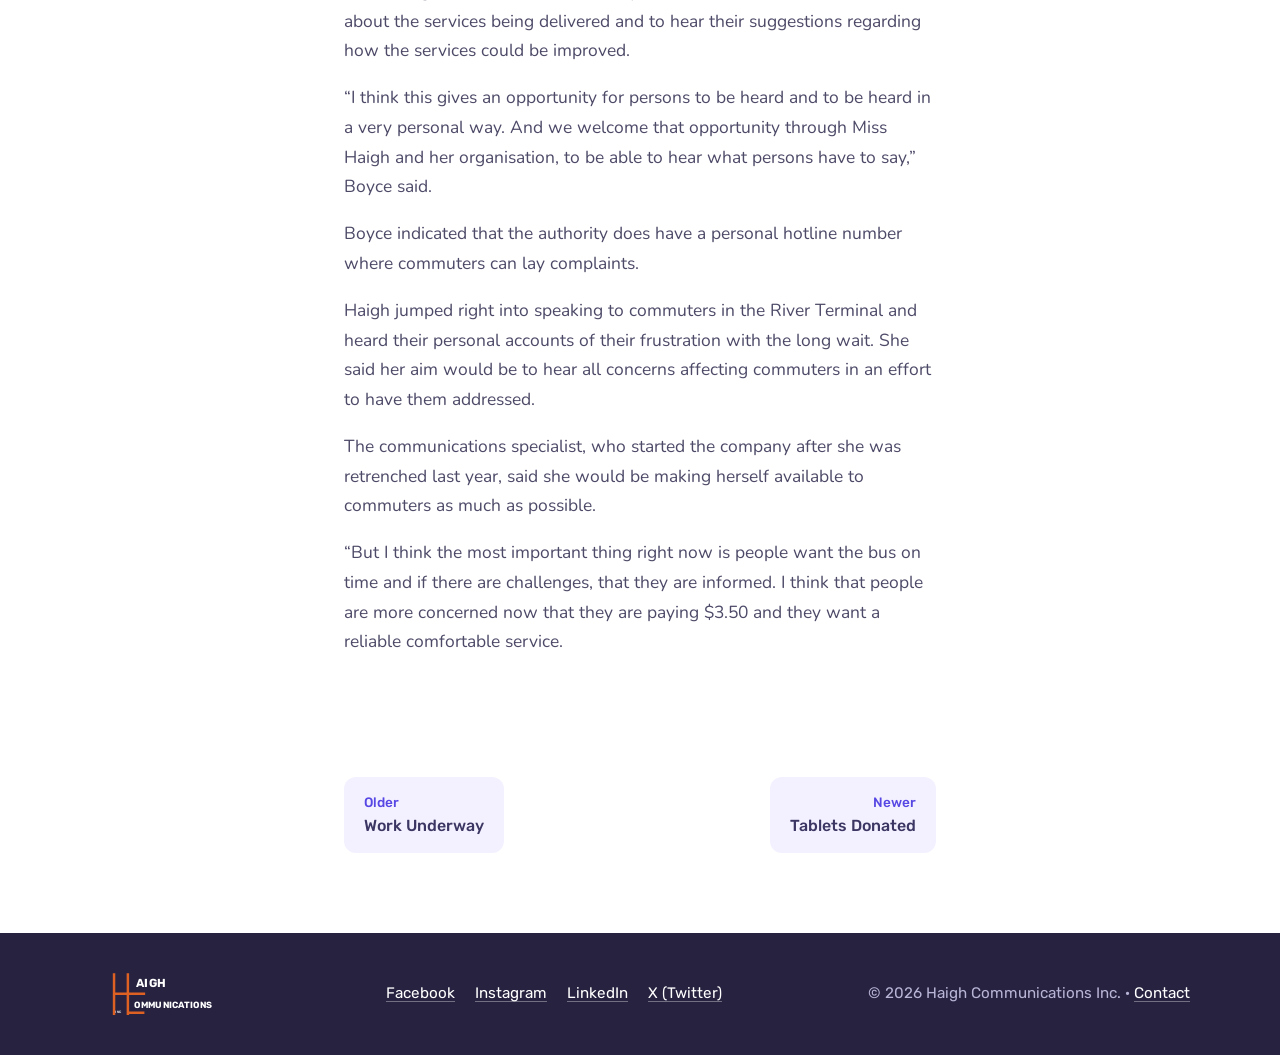
<file: haigh-on-board/index.html>
<!doctype html>
<html lang="en">
<head>
<meta charset="utf-8">
<meta name="viewport" content="width=device-width, initial-scale=1">
<title>Haigh on board</title>
<meta name="description" content="Commuters who are frustrated and fed up with the long waits and delays in the island’s transport system now have a new voice.">
<link rel="canonical" href="https://haigh.group/haigh-on-board/">
<meta property="og:type" content="website">
<meta property="og:site_name" content="Haigh Communications Inc">
<meta property="og:title" content="Haigh on board">
<meta property="og:description" content="Commuters who are frustrated and fed up with the long waits and delays in the island’s transport system now have a new voice.">
<meta property="og:url" content="https://haigh.group/haigh-on-board/">
<meta property="og:image" content="https://haigh.group/assets/img/1-1-768x368-1.jpg">
<meta name="twitter:card" content="summary_large_image">
<meta name="twitter:site" content="@HaighComm">
<meta name="theme-color" content="#3b3663">
<link rel="icon" href="../assets/img/favicon.svg" type="image/svg+xml">
<link rel="preload" href="../assets/fonts/rubik-wght.woff2" as="font" type="font/woff2" crossorigin>
<link rel="stylesheet" href="../assets/css/site.css">
<script defer src="../assets/js/site.js"></script>
</head>
<body>
<a class="skip" href="#main">Skip to content</a>
<header class="site-head">
  <div class="wrap">
    <a class="logo" href="../index.html"><svg viewBox="0 0 206 58" role="img" aria-label="Haigh Communications"><g class="bars" stroke-width="3.4" fill="none" stroke-linecap="square">
<path d="M33 2v24M33 31v25M52 2v54M33 28.5h41M52 54.5h21"/></g>
<g fill="currentColor" font-family="Rubik, 'Century Gothic', sans-serif" font-weight="700">
<text x="63" y="19" font-size="16" letter-spacing=".6">AIGH</text>
<text x="61" y="48.5" font-size="12.4" letter-spacing=".4">OMMUNICATIONS</text>
<text x="35" y="55" font-size="4.6" font-weight="500" letter-spacing=".3">INC</text></g></svg></a>
    <button class="menu-btn" aria-controls="nav" aria-expanded="false" aria-label="Open menu"><svg viewBox="0 0 24 24" aria-hidden="true"><path stroke="currentColor" stroke-width="2" d="M3 7h18M3 12h18M3 17h18"/></svg></button>
    <nav id="nav" class="nav" aria-label="Main"><a href="../our-case-studies/index.html">Work</a><a href="../index.html#services">Services</a><a href="../blog/index.html" aria-current="page">News</a><a href="../index.html#team">Team</a><a href="../index.html#contact">Contact</a></nav>
    <a class="btn dark head-cta" href="https://wa.me/12468364629"><svg viewBox="0 0 24 24" aria-hidden="true"><path fill="currentColor" d="M12 2a10 10 0 0 0-8.6 15.1L2 22l5-1.3A10 10 0 1 0 12 2zm0 18.2a8.2 8.2 0 0 1-4.2-1.2l-.3-.2-3 .8.8-2.9-.2-.3A8.2 8.2 0 1 1 12 20.2zm4.5-6.1c-.2-.1-1.5-.7-1.7-.8s-.4-.1-.6.1-.6.8-.8 1-.3.2-.5.1a6.7 6.7 0 0 1-3.3-2.9c-.3-.4.3-.4.7-1.4.1-.2 0-.3 0-.4l-.8-1.8c-.2-.5-.4-.4-.6-.4h-.5a1 1 0 0 0-.7.3 3 3 0 0 0-.9 2.2 5.2 5.2 0 0 0 1.1 2.7 11.8 11.8 0 0 0 4.5 4c1.7.7 2.3.8 3.2.6a2.7 2.7 0 0 0 1.8-1.3 2.2 2.2 0 0 0 .1-1.3c0-.1-.2-.2-.5-.3z"/></svg>+1 246 836 4629</a>
  </div>
</header>
<main id="main">

<section class="page-head"><div class="dots" aria-hidden="true"><i></i><i></i><i></i><i></i><i></i><i></i><i></i><i></i></div><div class="wrap">
<div class="crumb"><a href="../blog/index.html">News</a></div>
<h1>Haigh on board</h1><div class="meta"><strong>Marketing</strong><time datetime="2020-08-16">16 August 2020</time></div>
</div></section>
<div class="cover"><img src="../assets/img/1-1-768x368-1.jpg" srcset="../assets/img/1-1-768x368-1-sm.jpg 720w, ../assets/img/1-1-768x368-1.jpg 768w" sizes="(max-width: 1180px) 100vw, 1180px" width="768" height="368" alt="" fetchpriority="high"></div>
<article class="prose">
<p>Commuters who are frustrated and fed up with the long waits and delays in the island’s transport system now have a new voice.</p>
<p>The former head of the Barbados Water Authority’s (BWA) communications department and Rapid Response Unit, Joy-Ann Haigh, has taken up the role of being an advocate for commuters.</p>
<p>Her company, Haigh Communications Inc., has been contracted by the Barbados Transport Authority to execute and implement a commuter advocacy programme.</p>
<p>During a meeting with members of the media at the Transport Authority’s headquarters at the Constitution River Terminal today, Acting Director Maria Boyce said the move to contract Haigh’s services was necessary in order to promote public transport services.</p>
<p>Boyce said receiving feedback from persons using the service, operators and other road users, was an important aspect of the authority’s overall mandate.</p>
<p>The Acting Director said the authority needed to know how commuters feel about the services being delivered and to hear their suggestions regarding how the services could be improved.</p>
<p>“I think this gives an opportunity for persons to be heard and to be heard in a very personal way. And we welcome that opportunity through Miss Haigh and her organisation, to be able to hear what persons have to say,” Boyce said.</p>
<p>Boyce indicated that the authority does have a personal hotline number where commuters can lay complaints.</p>
<p>Haigh jumped right into speaking to commuters in the River Terminal and heard their personal accounts of their frustration with the long wait. She said her aim would be to hear all concerns affecting commuters in an effort to have them addressed.</p>
<p>The communications specialist, who started the company after she was retrenched last year, said she would be making herself available to commuters as much as possible.</p>
<p>“But I think the most important thing right now is people want the bus on time and if there are challenges, that they are informed. I think that people are more concerned now that they are paying $3.50 and they want a reliable comfortable service.</p>
</article>
<nav class="pager" aria-label="More news"><a href="../work-underway/index.html"><span>Older</span>Work Underway</a><a href="../tablets-donated/index.html"><span>Newer</span>Tablets Donated</a></nav>
</main>
<footer class="site-foot plain">
  <div class="wrap">
    <a class="logo" href="../index.html"><svg viewBox="0 0 206 58" role="img" aria-label="Haigh Communications"><g class="bars" stroke-width="3.4" fill="none" stroke-linecap="square">
<path d="M33 2v24M33 31v25M52 2v54M33 28.5h41M52 54.5h21"/></g>
<g fill="currentColor" font-family="Rubik, 'Century Gothic', sans-serif" font-weight="700">
<text x="63" y="19" font-size="16" letter-spacing=".6">AIGH</text>
<text x="61" y="48.5" font-size="12.4" letter-spacing=".4">OMMUNICATIONS</text>
<text x="35" y="55" font-size="4.6" font-weight="500" letter-spacing=".3">INC</text></g></svg></a>
    <div class="social"><a href="https://www.facebook.com/haighcommunications">Facebook</a><a href="https://www.instagram.com/haighcommbb/">Instagram</a><a href="https://www.linkedin.com/company/haigh-communications/about/">LinkedIn</a><a href="https://twitter.com/HaighComm">X (Twitter)</a></div>
    <div>© 2026 Haigh Communications Inc. · <a href="../index.html#contact">Contact</a></div>
  </div>
</footer>
</body>
</html>
</file>
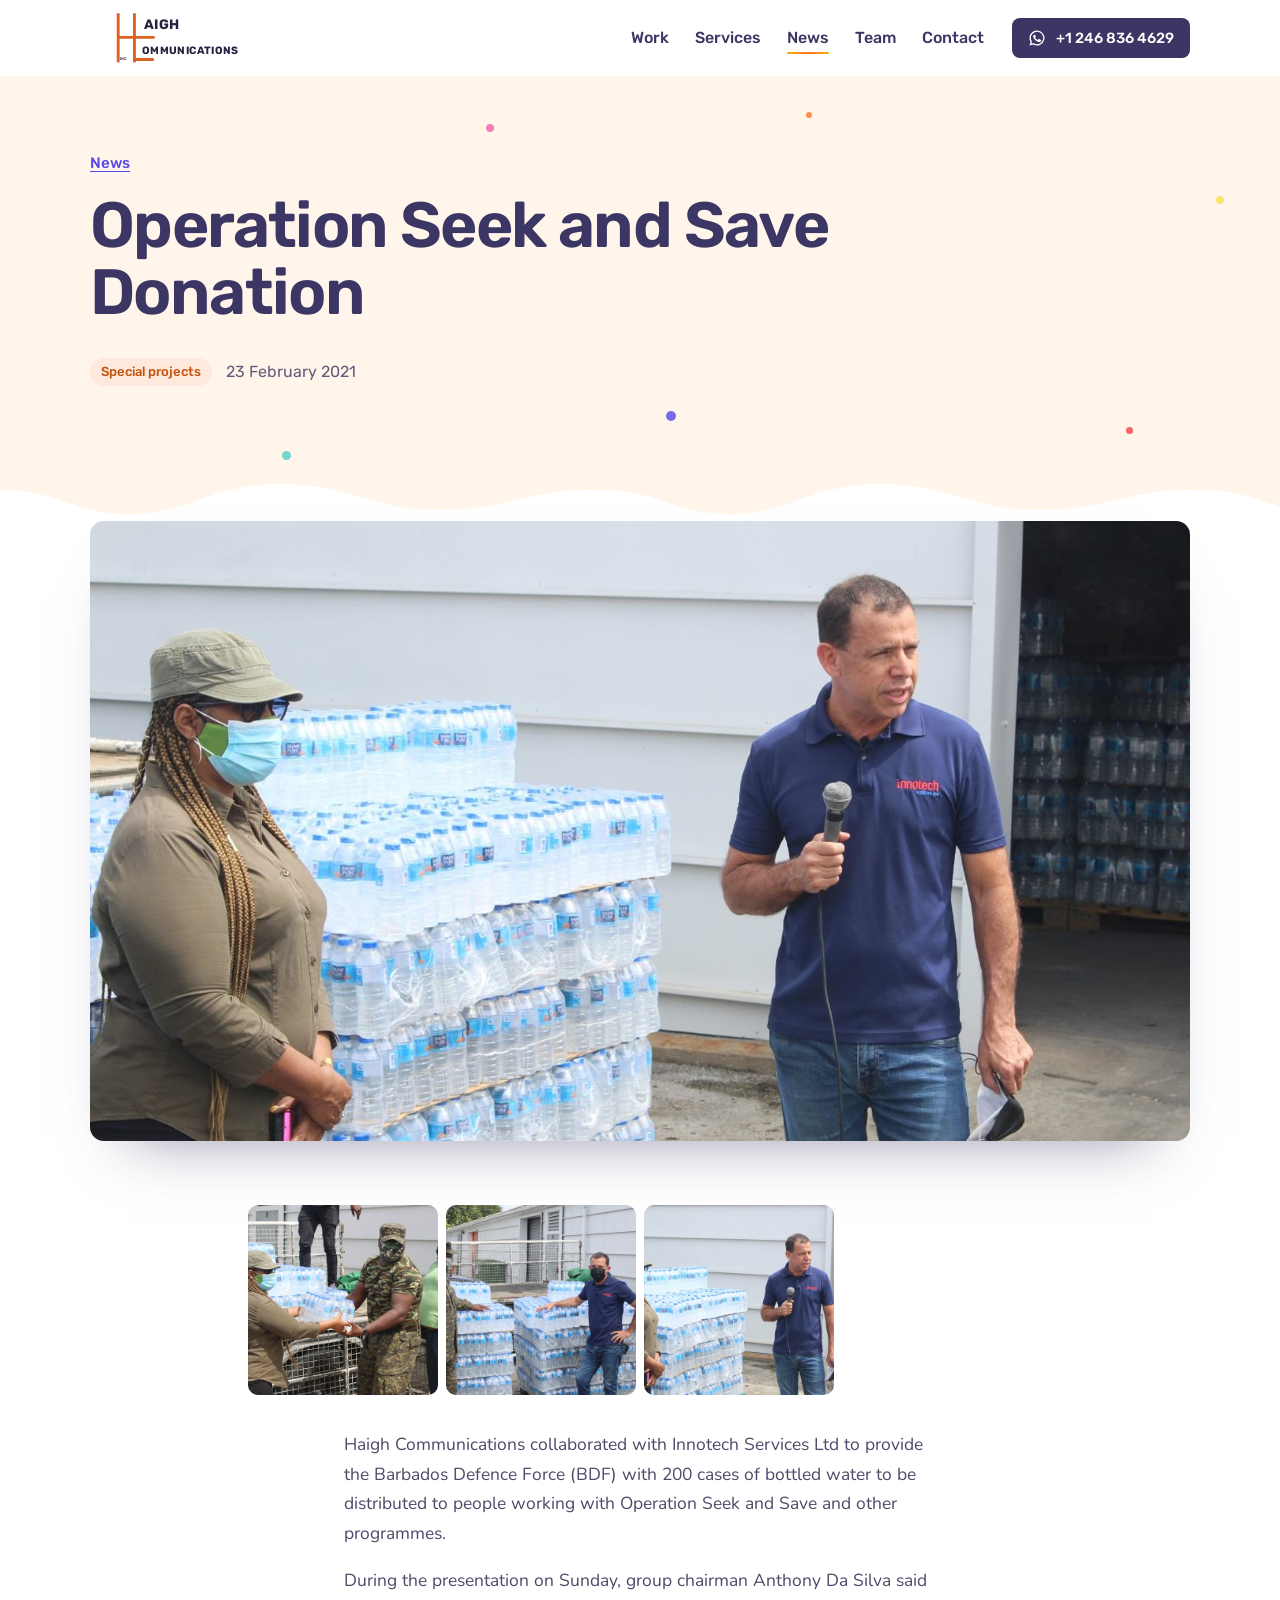
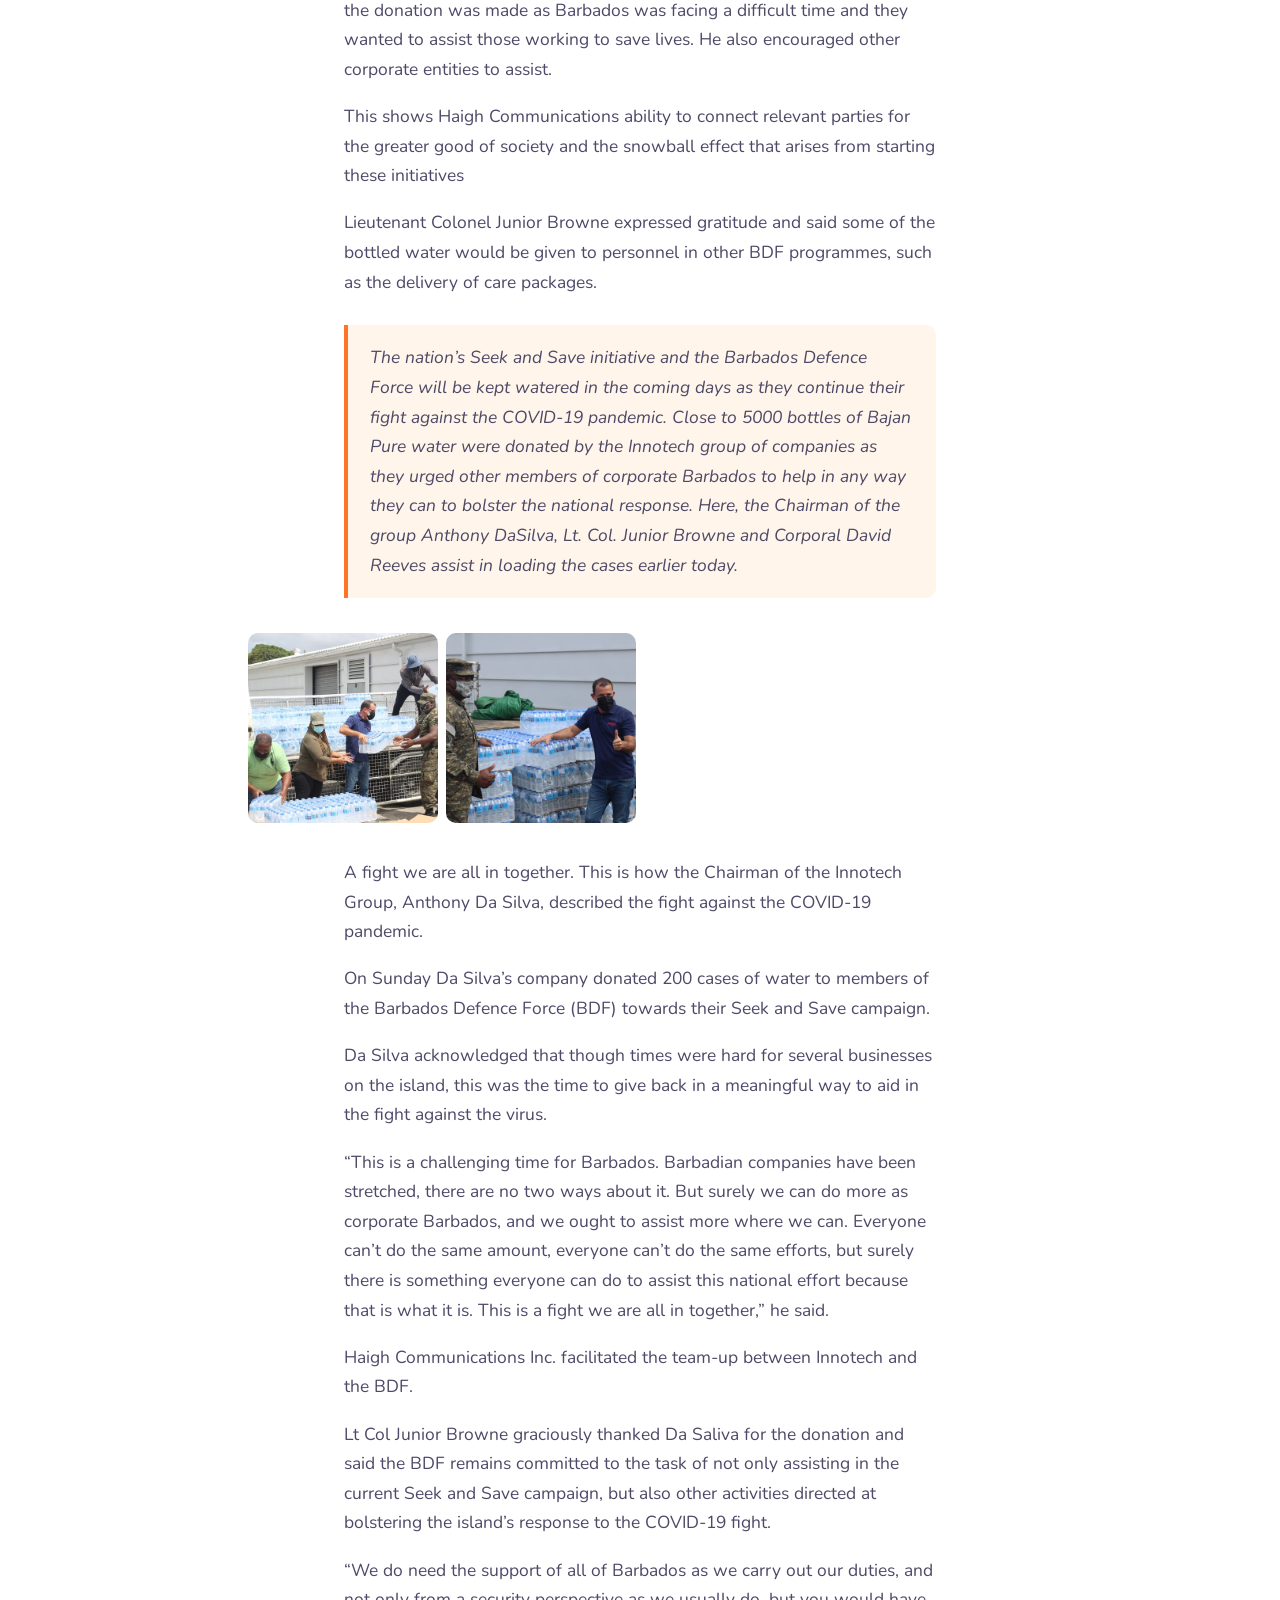
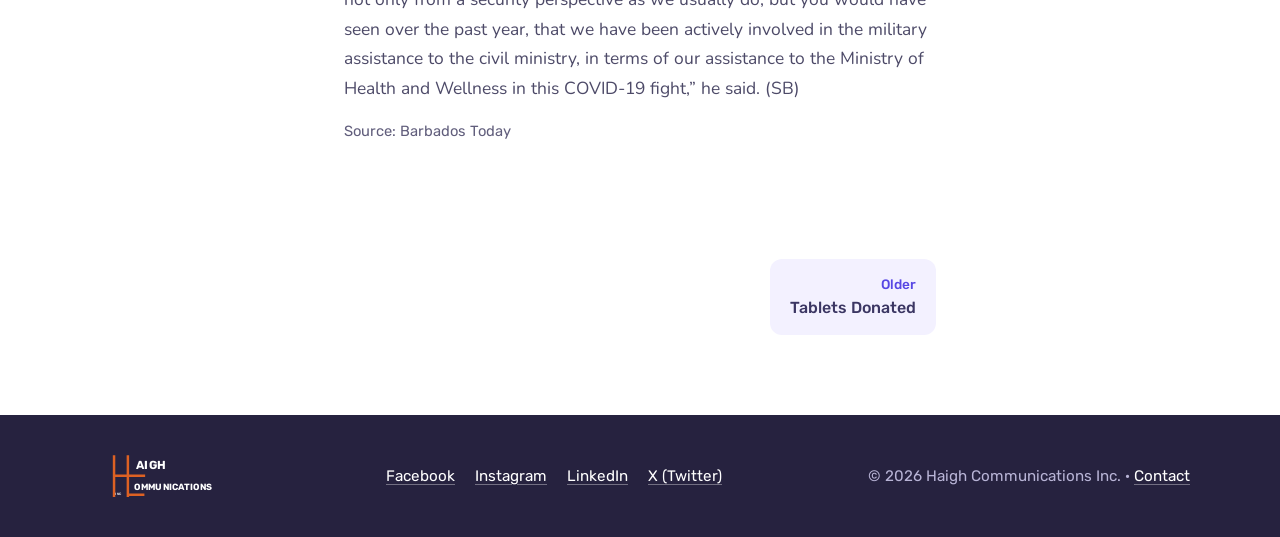
<file: operation-seek-and-save-donation/index.html>
<!doctype html>
<html lang="en">
<head>
<meta charset="utf-8">
<meta name="viewport" content="width=device-width, initial-scale=1">
<title>Operation Seek and Save Donation – Haigh Communications</title>
<meta name="description" content="Haigh Communications collaborated with Innotech Services Ltd to provide the Barbados Defence Force (BDF) with 200 cases of bottled water to be distributed…">
<link rel="canonical" href="https://haigh.group/operation-seek-and-save-donation/">
<meta property="og:type" content="website">
<meta property="og:site_name" content="Haigh Communications Inc">
<meta property="og:title" content="Operation Seek and Save Donation">
<meta property="og:description" content="Haigh Communications collaborated with Innotech Services Ltd to provide the Barbados Defence Force (BDF) with 200 cases of bottled water to be distributed…">
<meta property="og:url" content="https://haigh.group/operation-seek-and-save-donation/">
<meta property="og:image" content="https://haigh.group/assets/img/operation-seek-and-save-water-donation.jpg">
<meta name="twitter:card" content="summary_large_image">
<meta name="twitter:site" content="@HaighComm">
<meta name="theme-color" content="#3b3663">
<link rel="icon" href="../assets/img/favicon.svg" type="image/svg+xml">
<link rel="preload" href="../assets/fonts/rubik-wght.woff2" as="font" type="font/woff2" crossorigin>
<link rel="stylesheet" href="../assets/css/site.css">
<script defer src="../assets/js/site.js"></script>
</head>
<body>
<a class="skip" href="#main">Skip to content</a>
<header class="site-head">
  <div class="wrap">
    <a class="logo" href="../index.html"><svg viewBox="0 0 206 58" role="img" aria-label="Haigh Communications"><g class="bars" stroke-width="3.4" fill="none" stroke-linecap="square">
<path d="M33 2v24M33 31v25M52 2v54M33 28.5h41M52 54.5h21"/></g>
<g fill="currentColor" font-family="Rubik, 'Century Gothic', sans-serif" font-weight="700">
<text x="63" y="19" font-size="16" letter-spacing=".6">AIGH</text>
<text x="61" y="48.5" font-size="12.4" letter-spacing=".4">OMMUNICATIONS</text>
<text x="35" y="55" font-size="4.6" font-weight="500" letter-spacing=".3">INC</text></g></svg></a>
    <button class="menu-btn" aria-controls="nav" aria-expanded="false" aria-label="Open menu"><svg viewBox="0 0 24 24" aria-hidden="true"><path stroke="currentColor" stroke-width="2" d="M3 7h18M3 12h18M3 17h18"/></svg></button>
    <nav id="nav" class="nav" aria-label="Main"><a href="../our-case-studies/index.html">Work</a><a href="../index.html#services">Services</a><a href="../blog/index.html" aria-current="page">News</a><a href="../index.html#team">Team</a><a href="../index.html#contact">Contact</a></nav>
    <a class="btn dark head-cta" href="https://wa.me/12468364629"><svg viewBox="0 0 24 24" aria-hidden="true"><path fill="currentColor" d="M12 2a10 10 0 0 0-8.6 15.1L2 22l5-1.3A10 10 0 1 0 12 2zm0 18.2a8.2 8.2 0 0 1-4.2-1.2l-.3-.2-3 .8.8-2.9-.2-.3A8.2 8.2 0 1 1 12 20.2zm4.5-6.1c-.2-.1-1.5-.7-1.7-.8s-.4-.1-.6.1-.6.8-.8 1-.3.2-.5.1a6.7 6.7 0 0 1-3.3-2.9c-.3-.4.3-.4.7-1.4.1-.2 0-.3 0-.4l-.8-1.8c-.2-.5-.4-.4-.6-.4h-.5a1 1 0 0 0-.7.3 3 3 0 0 0-.9 2.2 5.2 5.2 0 0 0 1.1 2.7 11.8 11.8 0 0 0 4.5 4c1.7.7 2.3.8 3.2.6a2.7 2.7 0 0 0 1.8-1.3 2.2 2.2 0 0 0 .1-1.3c0-.1-.2-.2-.5-.3z"/></svg>+1 246 836 4629</a>
  </div>
</header>
<main id="main">

<section class="page-head"><div class="dots" aria-hidden="true"><i></i><i></i><i></i><i></i><i></i><i></i><i></i><i></i></div><div class="wrap">
<div class="crumb"><a href="../blog/index.html">News</a></div>
<h1>Operation Seek and Save Donation</h1><div class="meta"><strong>Special projects</strong><time datetime="2021-02-23">23 February 2021</time></div>
</div></section>
<div class="cover"><img src="../assets/img/operation-seek-and-save-water-donation.jpg" srcset="../assets/img/operation-seek-and-save-water-donation-sm.jpg 720w, ../assets/img/operation-seek-and-save-water-donation.jpg 1400w" sizes="(max-width: 1180px) 100vw, 1180px" width="1400" height="933" alt="" fetchpriority="high"></div>
<article class="prose">
<div class="gallery"><a href="../assets/img/operations-1.jpg"><img src="../assets/img/operations-1-sm.jpg" alt="Project photo" loading="lazy" decoding="async"></a><a href="../assets/img/operations-2.jpg"><img src="../assets/img/operations-2-sm.jpg" alt="Project photo" loading="lazy" decoding="async"></a><a href="../assets/img/operation-seek-and-save-water-donation.jpg"><img src="../assets/img/operation-seek-and-save-water-donation-sm.jpg" alt="Project photo" loading="lazy" decoding="async"></a></div>
<p>Haigh Communications collaborated with Innotech Services Ltd to provide the Barbados Defence Force (BDF) with 200 cases of bottled water to be distributed to people working with Operation Seek and Save and other programmes.</p>
<p>During the presentation on Sunday, group chairman Anthony Da Silva said the donation was made as Barbados was facing a difficult time and they wanted to assist those working to save lives. He also encouraged other corporate entities to assist.</p>
<p>This shows Haigh Communications ability to connect relevant parties for the greater good of society and the snowball effect that arises from starting these initiatives</p>
<p>Lieutenant Colonel Junior Browne expressed gratitude and said some of the bottled water would be given to personnel in other BDF programmes, such as the delivery of care packages.</p>
<blockquote><p>The nation’s Seek and Save initiative and the Barbados Defence Force will be kept watered in the coming days as they continue their fight against the COVID-19 pandemic. Close to 5000 bottles of Bajan Pure water were donated by the Innotech group of companies as they urged other members of corporate Barbados to help in any way they can to bolster the national response. Here, the Chairman of the group Anthony DaSilva, Lt. Col. Junior Browne and Corporal David Reeves assist in loading the cases earlier today.</p></blockquote>
<div class="gallery"><a href="../assets/img/2021-02-img-2274.jpg"><img src="../assets/img/2021-02-img-2274-sm.jpg" alt="Project photo" loading="lazy" decoding="async"></a><a href="../assets/img/img-2250-1.jpg"><img src="../assets/img/img-2250-1-sm.jpg" alt="Project photo" loading="lazy" decoding="async"></a></div>
<p>A fight we are all in together. This is how the Chairman of the Innotech Group, Anthony Da Silva, described the fight against the COVID-19 pandemic.</p>
<p>On Sunday Da Silva’s company donated 200 cases of water to members of the Barbados Defence Force (BDF) towards their Seek and Save campaign.</p>
<p>Da Silva acknowledged that though times were hard for several businesses on the island, this was the time to give back in a meaningful way to aid in the fight against the virus.</p>
<p>“This is a challenging time for Barbados. Barbadian companies have been stretched, there are no two ways about it. But surely we can do more as corporate Barbados, and we ought to assist more where we can. Everyone can’t do the same amount, everyone can’t do the same efforts, but surely there is something everyone can do to assist this national effort because that is what it is. This is a fight we are all in together,” he said.</p>
<p>Haigh Communications Inc. facilitated the team-up between Innotech and the BDF.</p>
<p>Lt Col Junior Browne graciously thanked Da Saliva for the donation and said the BDF remains committed to the task of not only assisting in the current Seek and Save campaign, but also other activities directed at bolstering the island’s response to the COVID-19 fight.</p>
<p>“We do need the support of all of Barbados as we carry out our duties, and not only from a security perspective as we usually do, but you would have seen over the past year, that we have been actively involved in the military assistance to the civil ministry, in terms of our assistance to the Ministry of Health and Wellness in this COVID-19 fight,” he said. (SB)</p>
<p class="source">Source: Barbados Today</p>
</article>
<nav class="pager" aria-label="More news"><a href="../tablets-donated/index.html"><span>Older</span>Tablets Donated</a></nav>
</main>
<footer class="site-foot plain">
  <div class="wrap">
    <a class="logo" href="../index.html"><svg viewBox="0 0 206 58" role="img" aria-label="Haigh Communications"><g class="bars" stroke-width="3.4" fill="none" stroke-linecap="square">
<path d="M33 2v24M33 31v25M52 2v54M33 28.5h41M52 54.5h21"/></g>
<g fill="currentColor" font-family="Rubik, 'Century Gothic', sans-serif" font-weight="700">
<text x="63" y="19" font-size="16" letter-spacing=".6">AIGH</text>
<text x="61" y="48.5" font-size="12.4" letter-spacing=".4">OMMUNICATIONS</text>
<text x="35" y="55" font-size="4.6" font-weight="500" letter-spacing=".3">INC</text></g></svg></a>
    <div class="social"><a href="https://www.facebook.com/haighcommunications">Facebook</a><a href="https://www.instagram.com/haighcommbb/">Instagram</a><a href="https://www.linkedin.com/company/haigh-communications/about/">LinkedIn</a><a href="https://twitter.com/HaighComm">X (Twitter)</a></div>
    <div>© 2026 Haigh Communications Inc. · <a href="../index.html#contact">Contact</a></div>
  </div>
</footer>
</body>
</html>
</file>
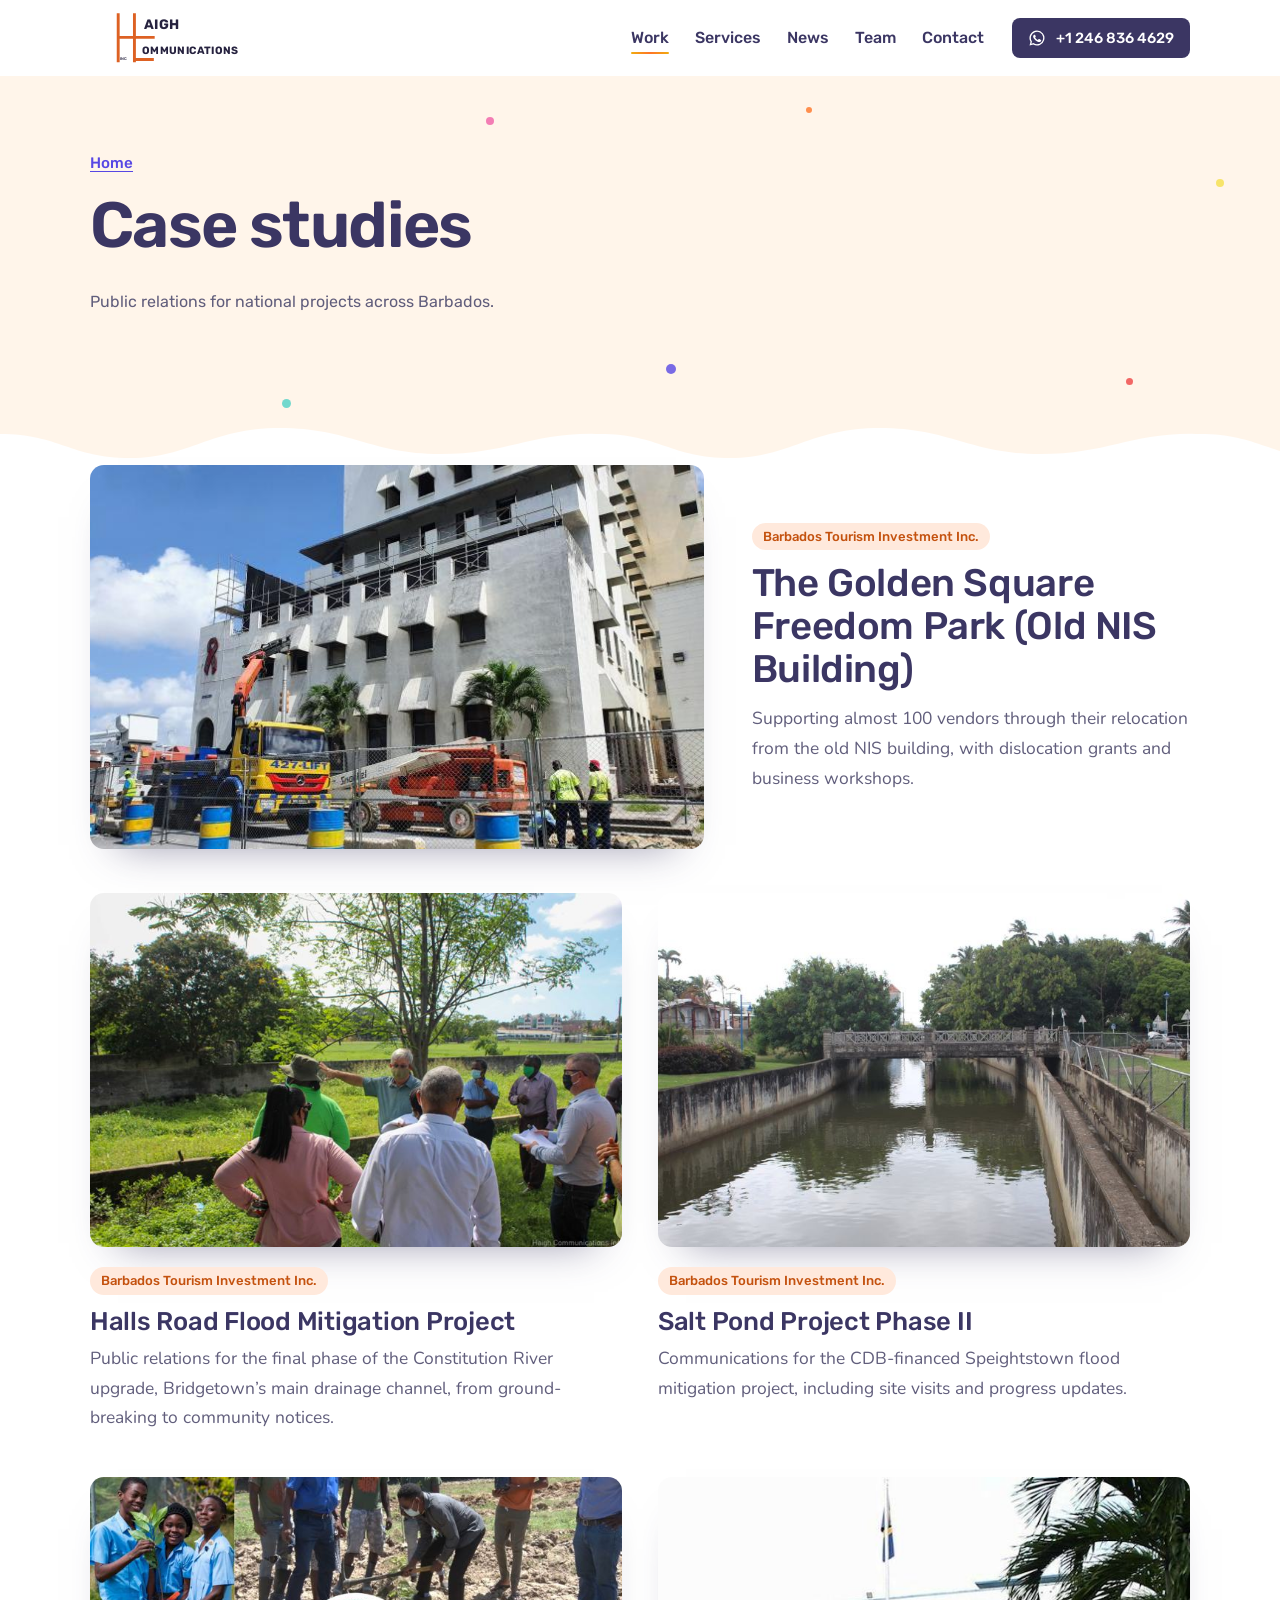
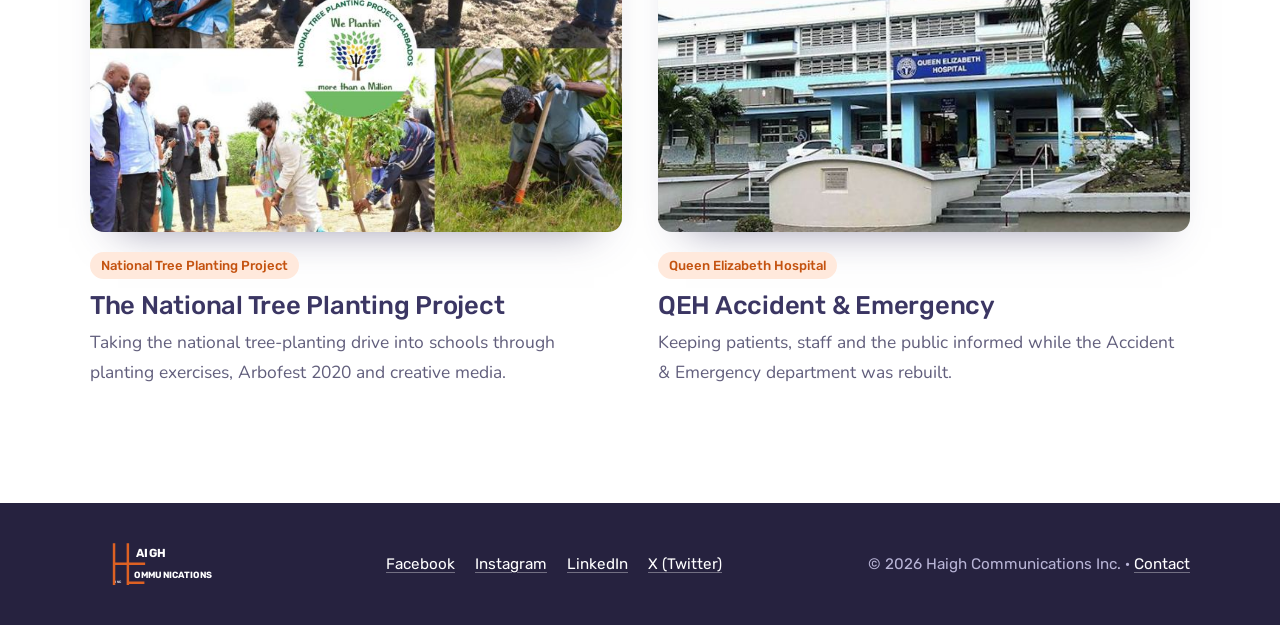
<file: our-case-studies/index.html>
<!doctype html>
<html lang="en">
<head>
<meta charset="utf-8">
<meta name="viewport" content="width=device-width, initial-scale=1">
<title>Case studies – Haigh Communications</title>
<meta name="description" content="Public relations case studies from Haigh Communications: flood mitigation, the Bridgetown transformation, the National Tree Planting Project and the QEH.">
<link rel="canonical" href="https://haigh.group/our-case-studies/">
<meta property="og:type" content="website">
<meta property="og:site_name" content="Haigh Communications Inc">
<meta property="og:title" content="Case studies">
<meta property="og:description" content="Public relations case studies from Haigh Communications: flood mitigation, the Bridgetown transformation, the National Tree Planting Project and the QEH.">
<meta property="og:url" content="https://haigh.group/our-case-studies/">
<meta property="og:image" content="https://haigh.group/assets/img/og-default.jpg">
<meta name="twitter:card" content="summary_large_image">
<meta name="twitter:site" content="@HaighComm">
<meta name="theme-color" content="#3b3663">
<link rel="icon" href="../assets/img/favicon.svg" type="image/svg+xml">
<link rel="preload" href="../assets/fonts/rubik-wght.woff2" as="font" type="font/woff2" crossorigin>
<link rel="stylesheet" href="../assets/css/site.css">
<script defer src="../assets/js/site.js"></script>
</head>
<body>
<a class="skip" href="#main">Skip to content</a>
<header class="site-head">
  <div class="wrap">
    <a class="logo" href="../index.html"><svg viewBox="0 0 206 58" role="img" aria-label="Haigh Communications"><g class="bars" stroke-width="3.4" fill="none" stroke-linecap="square">
<path d="M33 2v24M33 31v25M52 2v54M33 28.5h41M52 54.5h21"/></g>
<g fill="currentColor" font-family="Rubik, 'Century Gothic', sans-serif" font-weight="700">
<text x="63" y="19" font-size="16" letter-spacing=".6">AIGH</text>
<text x="61" y="48.5" font-size="12.4" letter-spacing=".4">OMMUNICATIONS</text>
<text x="35" y="55" font-size="4.6" font-weight="500" letter-spacing=".3">INC</text></g></svg></a>
    <button class="menu-btn" aria-controls="nav" aria-expanded="false" aria-label="Open menu"><svg viewBox="0 0 24 24" aria-hidden="true"><path stroke="currentColor" stroke-width="2" d="M3 7h18M3 12h18M3 17h18"/></svg></button>
    <nav id="nav" class="nav" aria-label="Main"><a href="../our-case-studies/index.html" aria-current="page">Work</a><a href="../index.html#services">Services</a><a href="../blog/index.html">News</a><a href="../index.html#team">Team</a><a href="../index.html#contact">Contact</a></nav>
    <a class="btn dark head-cta" href="https://wa.me/12468364629"><svg viewBox="0 0 24 24" aria-hidden="true"><path fill="currentColor" d="M12 2a10 10 0 0 0-8.6 15.1L2 22l5-1.3A10 10 0 1 0 12 2zm0 18.2a8.2 8.2 0 0 1-4.2-1.2l-.3-.2-3 .8.8-2.9-.2-.3A8.2 8.2 0 1 1 12 20.2zm4.5-6.1c-.2-.1-1.5-.7-1.7-.8s-.4-.1-.6.1-.6.8-.8 1-.3.2-.5.1a6.7 6.7 0 0 1-3.3-2.9c-.3-.4.3-.4.7-1.4.1-.2 0-.3 0-.4l-.8-1.8c-.2-.5-.4-.4-.6-.4h-.5a1 1 0 0 0-.7.3 3 3 0 0 0-.9 2.2 5.2 5.2 0 0 0 1.1 2.7 11.8 11.8 0 0 0 4.5 4c1.7.7 2.3.8 3.2.6a2.7 2.7 0 0 0 1.8-1.3 2.2 2.2 0 0 0 .1-1.3c0-.1-.2-.2-.5-.3z"/></svg>+1 246 836 4629</a>
  </div>
</header>
<main id="main">
<section class="page-head"><div class="dots" aria-hidden="true"><i></i><i></i><i></i><i></i><i></i><i></i><i></i><i></i></div><div class="wrap"><div class="crumb"><a href="../index.html">Home</a></div>
<h1>Case studies</h1><p class="meta">Public relations for national projects across Barbados.</p></div></section>
<section class="section" style="padding-top:0"><div class="wrap"><div class="work">
<article class="lead">
  <a class="card" href="../portfolio/the-golden-square-freedom-park/index.html">
    <div class="thumb"><img src="../assets/img/workers-from-the-ministry-of-transport-works-and-maintenance.jpg" srcset="../assets/img/workers-from-the-ministry-of-transport-works-and-maintenance-sm.jpg 618w, ../assets/img/workers-from-the-ministry-of-transport-works-and-maintenance.jpg 618w" sizes="(max-width: 760px) 100vw, 700px" width="618" height="464" alt="" loading="lazy" decoding="async"></div>
  </a>
  <div>
    <div class="client">Barbados Tourism Investment Inc.</div>
    <a class="card" href="../portfolio/the-golden-square-freedom-park/index.html"><h3>The Golden Square Freedom Park (Old NIS Building)</h3></a>
    <p>Supporting almost 100 vendors through their relocation from the old NIS building, with dislocation grants and business workshops.</p>
  </div>
</article><article>
  <a class="card" href="../portfolio/halls-road-case-study/index.html">
    <div class="thumb"><img src="../assets/img/halls-road-flood-mitigationii.jpg" srcset="../assets/img/halls-road-flood-mitigationii-sm.jpg 720w, ../assets/img/halls-road-flood-mitigationii.jpg 778w" sizes="(max-width: 760px) 100vw, 560px" width="778" height="519" alt="" loading="lazy" decoding="async"></div>
  </a>
  <div>
    <div class="client">Barbados Tourism Investment Inc.</div>
    <a class="card" href="../portfolio/halls-road-case-study/index.html"><h3>Halls Road Flood Mitigation Project</h3></a>
    <p>Public relations for the final phase of the Constitution River upgrade, Bridgetown’s main drainage channel, from ground-breaking to community notices.</p>
  </div>
</article><article>
  <a class="card" href="../portfolio/salt-pond-project-phase-ii/index.html">
    <div class="thumb"><img src="../assets/img/2021-02-img-1882.jpg" srcset="../assets/img/2021-02-img-1882-sm.jpg 720w, ../assets/img/2021-02-img-1882.jpg 1400w" sizes="(max-width: 760px) 100vw, 560px" width="1400" height="934" alt="" loading="lazy" decoding="async"></div>
  </a>
  <div>
    <div class="client">Barbados Tourism Investment Inc.</div>
    <a class="card" href="../portfolio/salt-pond-project-phase-ii/index.html"><h3>Salt Pond Project Phase II</h3></a>
    <p>Communications for the CDB-financed Speightstown flood mitigation project, including site visits and progress updates.</p>
  </div>
</article><article>
  <a class="card" href="../portfolio/the-national-tree-planting-project/index.html">
    <div class="thumb"><img src="../assets/img/trees-photo.jpg" srcset="../assets/img/trees-photo-sm.jpg 720w, ../assets/img/trees-photo.jpg 940w" sizes="(max-width: 760px) 100vw, 560px" width="940" height="788" alt="" loading="lazy" decoding="async"></div>
  </a>
  <div>
    <div class="client">National Tree Planting Project</div>
    <a class="card" href="../portfolio/the-national-tree-planting-project/index.html"><h3>The National Tree Planting Project</h3></a>
    <p>Taking the national tree-planting drive into schools through planting exercises, Arbofest 2020 and creative media.</p>
  </div>
</article><article>
  <a class="card" href="../portfolio/qeh-accident-emergency/index.html">
    <div class="thumb"><img src="../assets/img/queen-elizabeth-hospital.jpg" srcset="../assets/img/queen-elizabeth-hospital-sm.jpg 720w, ../assets/img/queen-elizabeth-hospital.jpg 739w" sizes="(max-width: 760px) 100vw, 560px" width="739" height="422" alt="" loading="lazy" decoding="async"></div>
  </a>
  <div>
    <div class="client">Queen Elizabeth Hospital</div>
    <a class="card" href="../portfolio/qeh-accident-emergency/index.html"><h3>QEH Accident &amp; Emergency</h3></a>
    <p>Keeping patients, staff and the public informed while the Accident &amp; Emergency department was rebuilt.</p>
  </div>
</article>
</div></div></section>
</main>
<footer class="site-foot plain">
  <div class="wrap">
    <a class="logo" href="../index.html"><svg viewBox="0 0 206 58" role="img" aria-label="Haigh Communications"><g class="bars" stroke-width="3.4" fill="none" stroke-linecap="square">
<path d="M33 2v24M33 31v25M52 2v54M33 28.5h41M52 54.5h21"/></g>
<g fill="currentColor" font-family="Rubik, 'Century Gothic', sans-serif" font-weight="700">
<text x="63" y="19" font-size="16" letter-spacing=".6">AIGH</text>
<text x="61" y="48.5" font-size="12.4" letter-spacing=".4">OMMUNICATIONS</text>
<text x="35" y="55" font-size="4.6" font-weight="500" letter-spacing=".3">INC</text></g></svg></a>
    <div class="social"><a href="https://www.facebook.com/haighcommunications">Facebook</a><a href="https://www.instagram.com/haighcommbb/">Instagram</a><a href="https://www.linkedin.com/company/haigh-communications/about/">LinkedIn</a><a href="https://twitter.com/HaighComm">X (Twitter)</a></div>
    <div>© 2026 Haigh Communications Inc. · <a href="../index.html#contact">Contact</a></div>
  </div>
</footer>
</body>
</html>
</file>
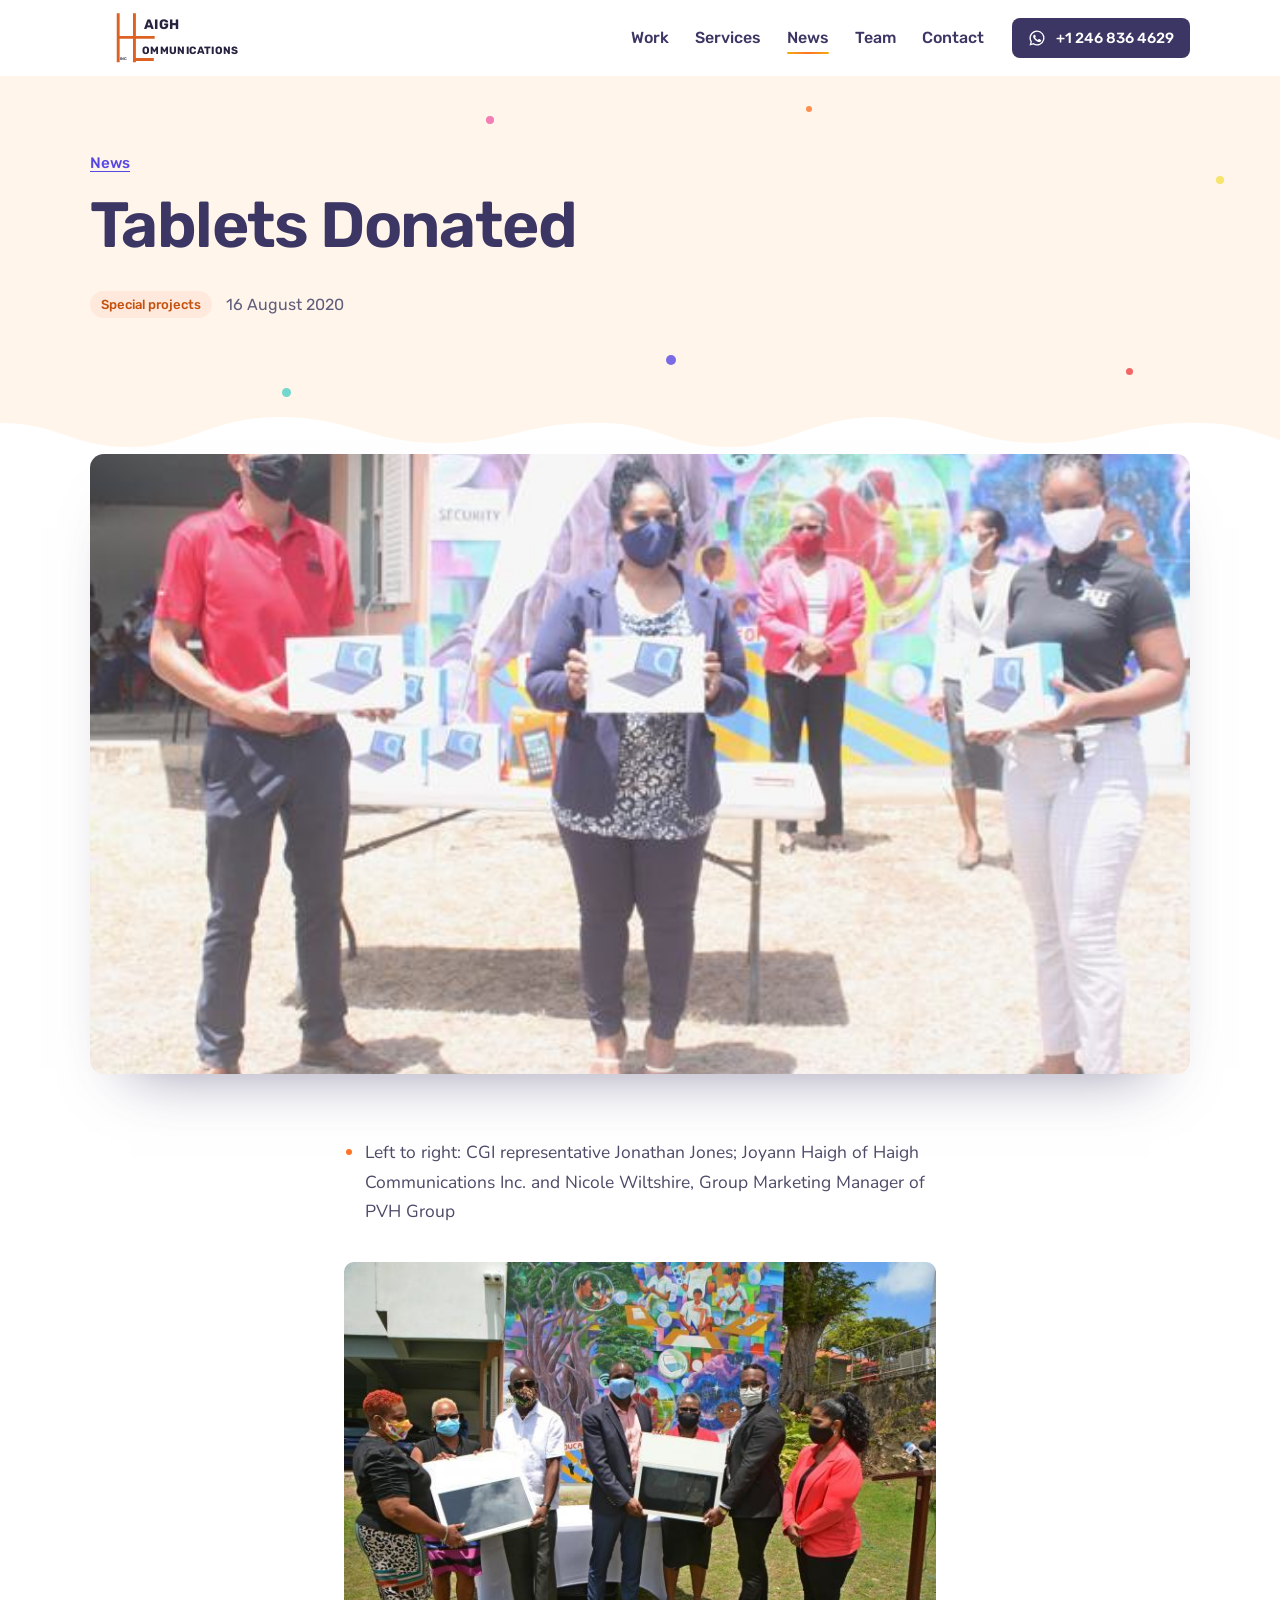
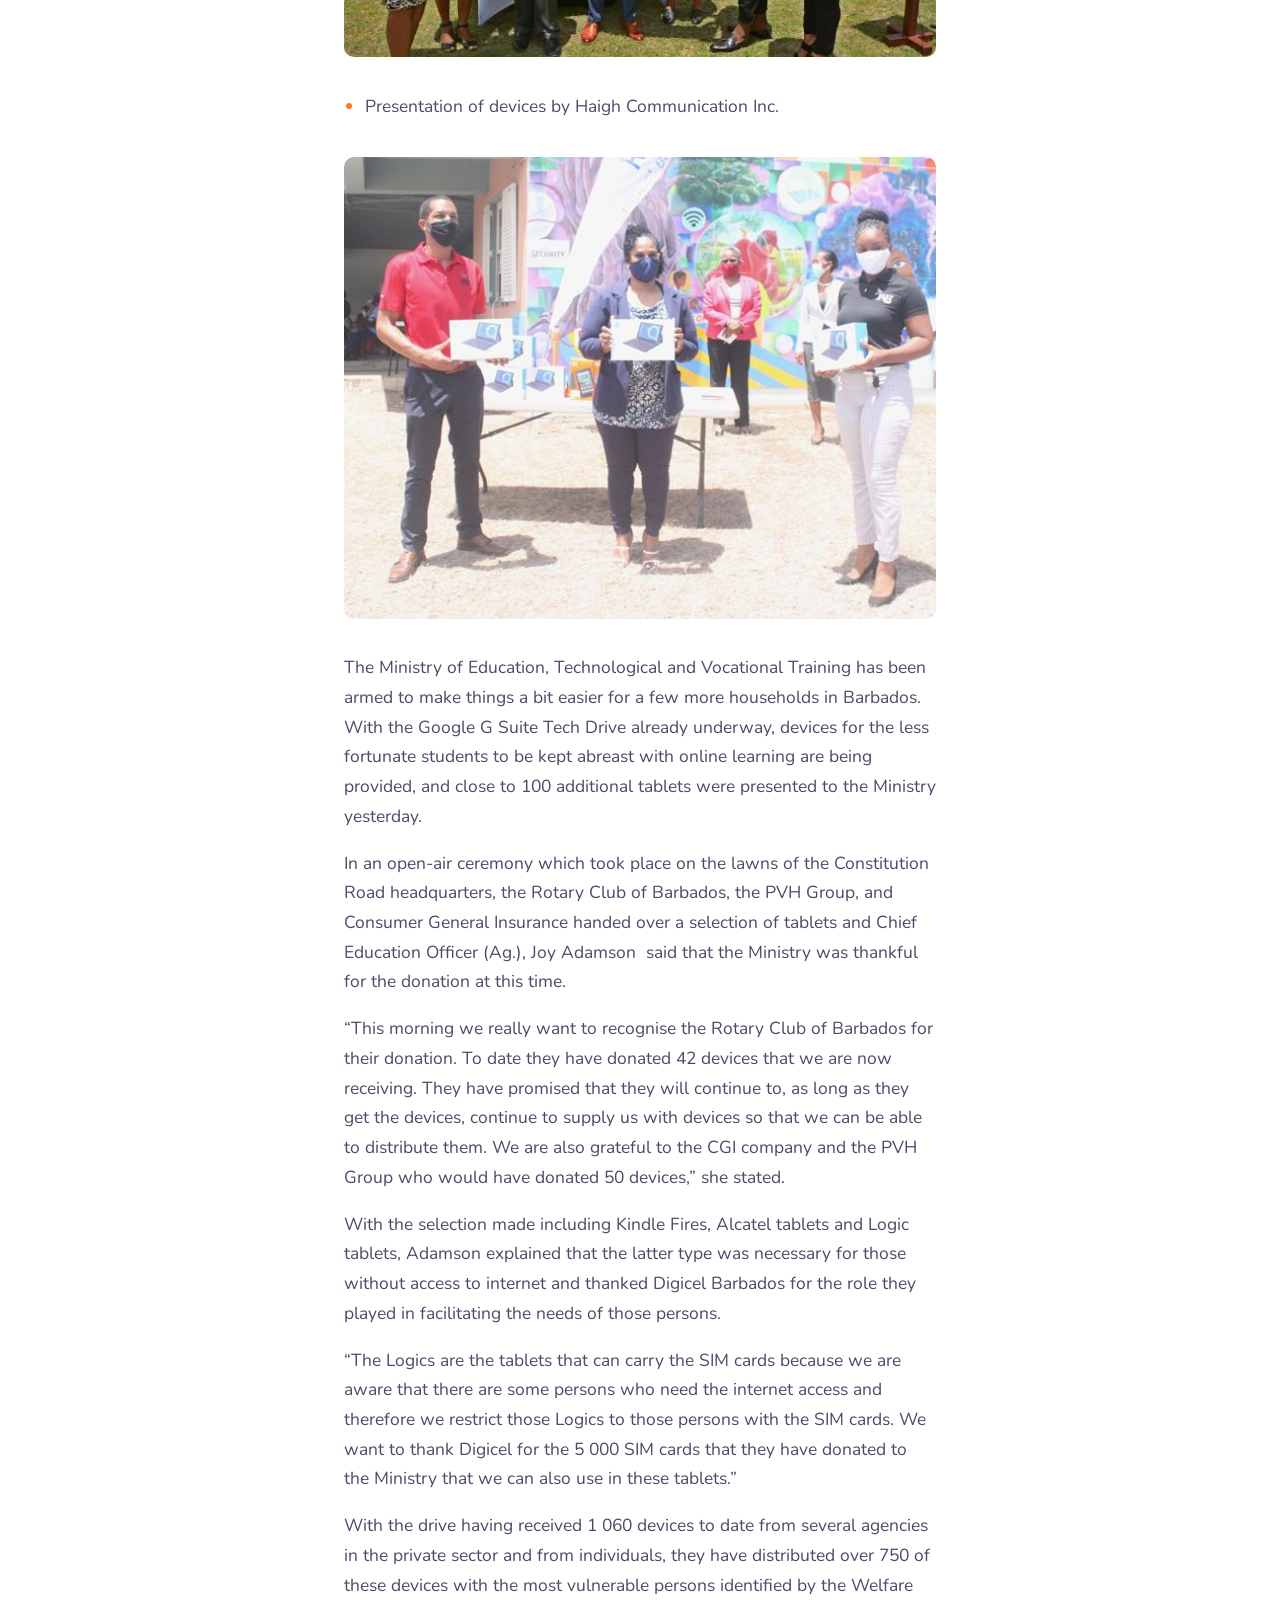
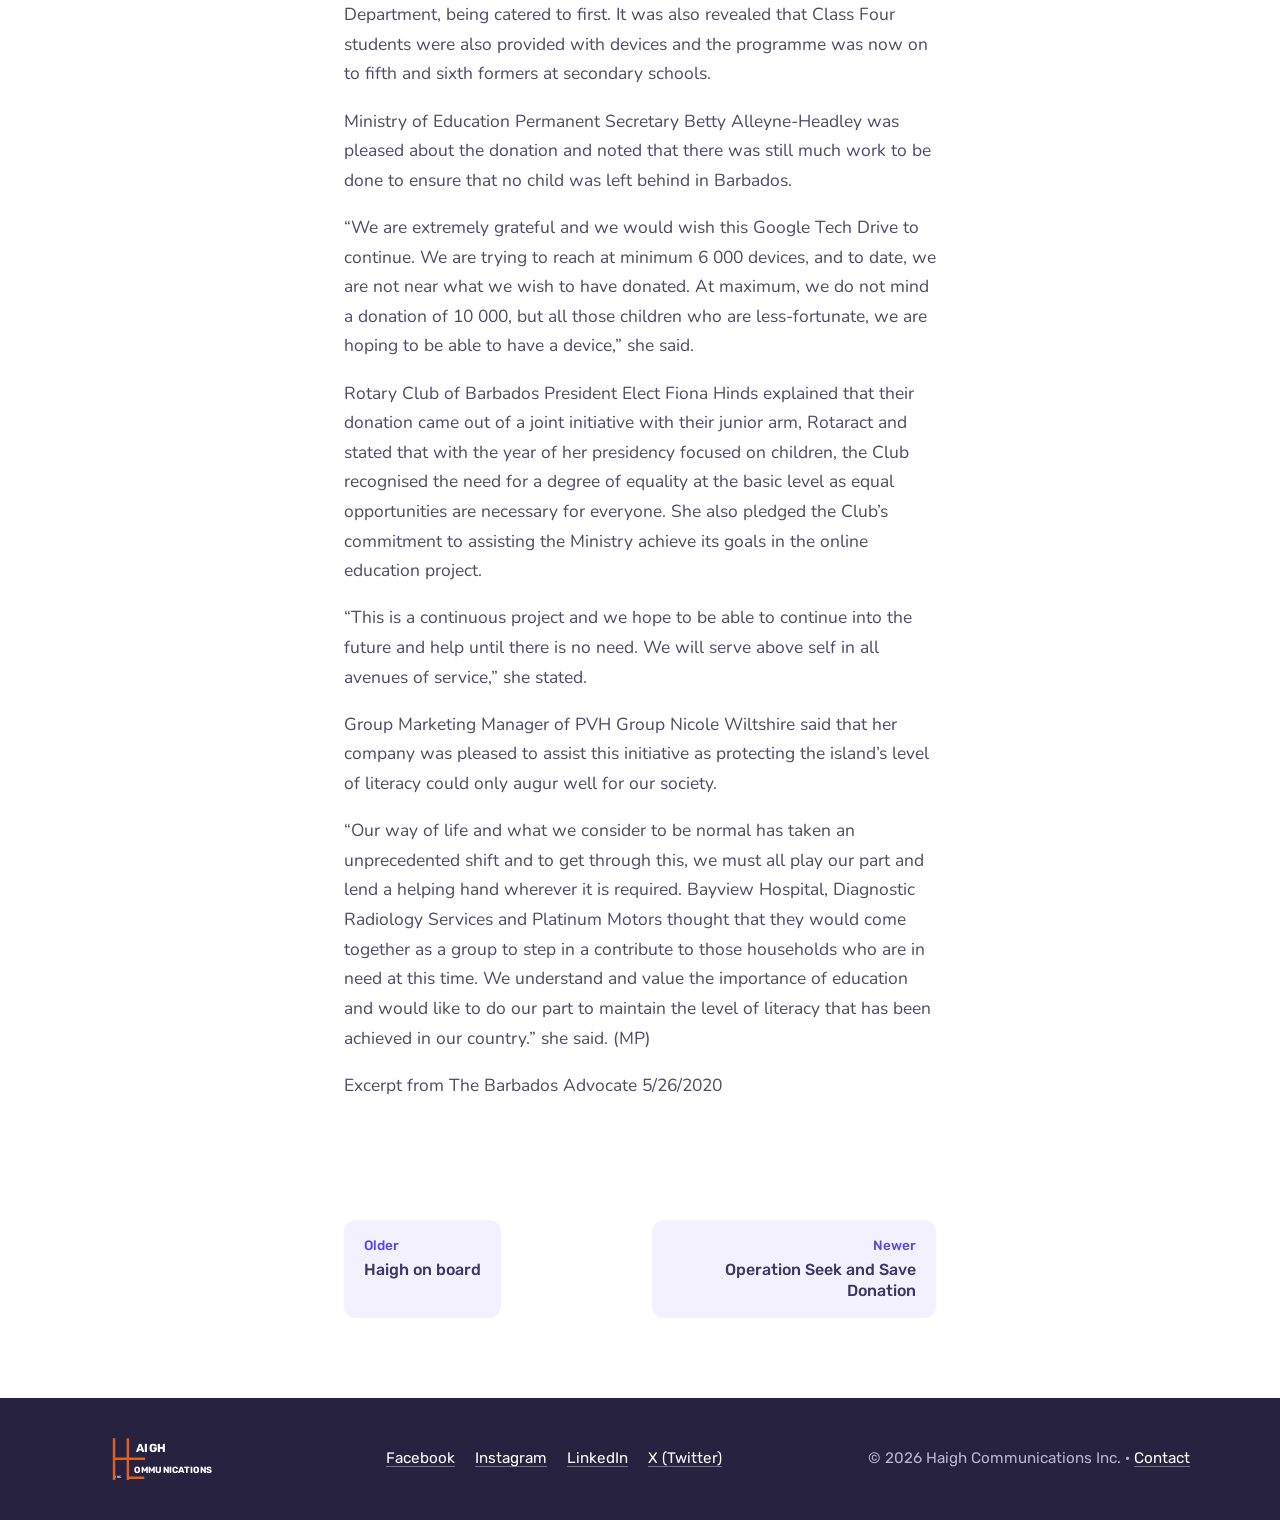
<file: tablets-donated/index.html>
<!doctype html>
<html lang="en">
<head>
<meta charset="utf-8">
<meta name="viewport" content="width=device-width, initial-scale=1">
<title>Tablets Donated – Haigh Communications</title>
<meta name="description" content="The Ministry of Education, Technological and Vocational Training has been armed to make things a bit easier for a few more households in Barbados. With…">
<link rel="canonical" href="https://haigh.group/tablets-donated/">
<meta property="og:type" content="website">
<meta property="og:site_name" content="Haigh Communications Inc">
<meta property="og:title" content="Tablets Donated">
<meta property="og:description" content="The Ministry of Education, Technological and Vocational Training has been armed to make things a bit easier for a few more households in Barbados. With…">
<meta property="og:url" content="https://haigh.group/tablets-donated/">
<meta property="og:image" content="https://haigh.group/assets/img/wiltshireweb.jpg">
<meta name="twitter:card" content="summary_large_image">
<meta name="twitter:site" content="@HaighComm">
<meta name="theme-color" content="#3b3663">
<link rel="icon" href="../assets/img/favicon.svg" type="image/svg+xml">
<link rel="preload" href="../assets/fonts/rubik-wght.woff2" as="font" type="font/woff2" crossorigin>
<link rel="stylesheet" href="../assets/css/site.css">
<script defer src="../assets/js/site.js"></script>
</head>
<body>
<a class="skip" href="#main">Skip to content</a>
<header class="site-head">
  <div class="wrap">
    <a class="logo" href="../index.html"><svg viewBox="0 0 206 58" role="img" aria-label="Haigh Communications"><g class="bars" stroke-width="3.4" fill="none" stroke-linecap="square">
<path d="M33 2v24M33 31v25M52 2v54M33 28.5h41M52 54.5h21"/></g>
<g fill="currentColor" font-family="Rubik, 'Century Gothic', sans-serif" font-weight="700">
<text x="63" y="19" font-size="16" letter-spacing=".6">AIGH</text>
<text x="61" y="48.5" font-size="12.4" letter-spacing=".4">OMMUNICATIONS</text>
<text x="35" y="55" font-size="4.6" font-weight="500" letter-spacing=".3">INC</text></g></svg></a>
    <button class="menu-btn" aria-controls="nav" aria-expanded="false" aria-label="Open menu"><svg viewBox="0 0 24 24" aria-hidden="true"><path stroke="currentColor" stroke-width="2" d="M3 7h18M3 12h18M3 17h18"/></svg></button>
    <nav id="nav" class="nav" aria-label="Main"><a href="../our-case-studies/index.html">Work</a><a href="../index.html#services">Services</a><a href="../blog/index.html" aria-current="page">News</a><a href="../index.html#team">Team</a><a href="../index.html#contact">Contact</a></nav>
    <a class="btn dark head-cta" href="https://wa.me/12468364629"><svg viewBox="0 0 24 24" aria-hidden="true"><path fill="currentColor" d="M12 2a10 10 0 0 0-8.6 15.1L2 22l5-1.3A10 10 0 1 0 12 2zm0 18.2a8.2 8.2 0 0 1-4.2-1.2l-.3-.2-3 .8.8-2.9-.2-.3A8.2 8.2 0 1 1 12 20.2zm4.5-6.1c-.2-.1-1.5-.7-1.7-.8s-.4-.1-.6.1-.6.8-.8 1-.3.2-.5.1a6.7 6.7 0 0 1-3.3-2.9c-.3-.4.3-.4.7-1.4.1-.2 0-.3 0-.4l-.8-1.8c-.2-.5-.4-.4-.6-.4h-.5a1 1 0 0 0-.7.3 3 3 0 0 0-.9 2.2 5.2 5.2 0 0 0 1.1 2.7 11.8 11.8 0 0 0 4.5 4c1.7.7 2.3.8 3.2.6a2.7 2.7 0 0 0 1.8-1.3 2.2 2.2 0 0 0 .1-1.3c0-.1-.2-.2-.5-.3z"/></svg>+1 246 836 4629</a>
  </div>
</header>
<main id="main">

<section class="page-head"><div class="dots" aria-hidden="true"><i></i><i></i><i></i><i></i><i></i><i></i><i></i><i></i></div><div class="wrap">
<div class="crumb"><a href="../blog/index.html">News</a></div>
<h1>Tablets Donated</h1><div class="meta"><strong>Special projects</strong><time datetime="2020-08-16">16 August 2020</time></div>
</div></section>
<div class="cover"><img src="../assets/img/wiltshireweb.jpg" srcset="../assets/img/wiltshireweb-sm.jpg 600w, ../assets/img/wiltshireweb.jpg 600w" sizes="(max-width: 1180px) 100vw, 1180px" width="600" height="468" alt="" fetchpriority="high"></div>
<article class="prose">
<ul>
<li>Left to right: CGI representative Jonathan Jones; Joyann Haigh of Haigh Communications Inc. and Nicole Wiltshire, Group Marketing Manager of PVH Group</li>
</ul>
<figure><img src="../assets/img/robinson-smiles.jpg" srcset="../assets/img/robinson-smiles-sm.jpg 618w, ../assets/img/robinson-smiles.jpg 618w" sizes="(max-width: 700px) 100vw, 672px" width="618" height="413" alt="" loading="lazy" decoding="async"></figure>
<ul>
<li>Presentation of devices by Haigh Communication Inc.</li>
</ul>
<figure><img src="../assets/img/wiltshireweb.jpg" srcset="../assets/img/wiltshireweb-sm.jpg 600w, ../assets/img/wiltshireweb.jpg 600w" sizes="(max-width: 700px) 100vw, 672px" width="600" height="468" alt="" loading="lazy" decoding="async"></figure>
<p>The Ministry of Education, Technological and Vocational Training has been armed to make things a bit easier for a few more households in Barbados. With the Google G Suite Tech Drive already underway, devices for the less fortunate students to be kept abreast with online learning are being provided, and close to 100 additional tablets were presented to the Ministry yesterday.</p>
<p>In an open-air ceremony which took place on the lawns of the Constitution Road headquarters, the Rotary Club of Barbados, the PVH Group, and Consumer General Insurance handed over a selection of tablets and Chief Education Officer (Ag.), Joy Adamson  said that the Ministry was thankful for the donation at this time.</p>
<p>“This morning we really want to recognise the Rotary Club of Barbados for their donation. To date they have donated 42 devices that we are now receiving. They have promised that they will continue to, as long as they get the devices, continue to supply us with devices so that we can be able to distribute them. We are also grateful to the CGI company and the PVH Group who would have donated 50 devices,” she stated.</p>
<p>With the selection made including Kindle Fires, Alcatel tablets and Logic tablets, Adamson explained that the latter type was necessary for those without access to internet and thanked Digicel Barbados for the role they played in facilitating the needs of those persons.</p>
<p>“The Logics are the tablets that can carry the SIM cards because we are aware that there are some persons who need the internet access and therefore we restrict those Logics to those persons with the SIM cards. We want to thank Digicel for the 5 000 SIM cards that they have donated to the Ministry that we can also use in these tablets.”</p>
<p>With the drive having received 1 060 devices to date from several agencies in the private sector and from individuals, they have distributed over 750 of these devices with the most vulnerable persons identified by the Welfare Department, being catered to first. It was also revealed that Class Four students were also provided with devices and the programme was now on to fifth and sixth formers at secondary schools.</p>
<p>Ministry of Education Permanent Secretary Betty Alleyne-Headley was pleased about the donation and noted that there was still much work to be done to ensure that no child was left behind in Barbados.</p>
<p>“We are extremely grateful and we would wish this Google Tech Drive to continue. We are trying to reach at minimum 6 000 devices, and to date, we are not near what we wish to have donated. At maximum, we do not mind a donation of 10 000, but all those children who are less-fortunate, we are hoping to be able to have a device,” she said.</p>
<p>Rotary Club of Barbados President Elect Fiona Hinds explained that their donation came out of a joint initiative with their junior arm, Rotaract and stated that with the year of her presidency focused on children, the Club recognised the need for a degree of equality at the basic level as equal opportunities are necessary for everyone. She also pledged the Club’s commitment to assisting the Ministry achieve its goals in the online education project.</p>
<p>“This is a continuous project and we hope to be able to continue into the future and help until there is no need. We will serve above self in all avenues of service,” she stated.</p>
<p>Group Marketing Manager of PVH Group Nicole Wiltshire said that her company was pleased to assist this initiative as protecting the island’s level of literacy could only augur well for our society.</p>
<p>“Our way of life and what we consider to be normal has taken an unprecedented shift and to get through this, we must all play our part and lend a helping hand wherever it is required. Bayview Hospital, Diagnostic Radiology Services and Platinum Motors thought that they would come together as a group to step in a contribute to those households who are in need at this time. We understand and value the importance of education and would like to do our part to maintain the level of literacy that has been achieved in our country.” she said. (MP)</p>
<p>Excerpt from The Barbados Advocate 5/26/2020</p>
</article>
<nav class="pager" aria-label="More news"><a href="../haigh-on-board/index.html"><span>Older</span>Haigh on board</a><a href="../operation-seek-and-save-donation/index.html"><span>Newer</span>Operation Seek and Save Donation</a></nav>
</main>
<footer class="site-foot plain">
  <div class="wrap">
    <a class="logo" href="../index.html"><svg viewBox="0 0 206 58" role="img" aria-label="Haigh Communications"><g class="bars" stroke-width="3.4" fill="none" stroke-linecap="square">
<path d="M33 2v24M33 31v25M52 2v54M33 28.5h41M52 54.5h21"/></g>
<g fill="currentColor" font-family="Rubik, 'Century Gothic', sans-serif" font-weight="700">
<text x="63" y="19" font-size="16" letter-spacing=".6">AIGH</text>
<text x="61" y="48.5" font-size="12.4" letter-spacing=".4">OMMUNICATIONS</text>
<text x="35" y="55" font-size="4.6" font-weight="500" letter-spacing=".3">INC</text></g></svg></a>
    <div class="social"><a href="https://www.facebook.com/haighcommunications">Facebook</a><a href="https://www.instagram.com/haighcommbb/">Instagram</a><a href="https://www.linkedin.com/company/haigh-communications/about/">LinkedIn</a><a href="https://twitter.com/HaighComm">X (Twitter)</a></div>
    <div>© 2026 Haigh Communications Inc. · <a href="../index.html#contact">Contact</a></div>
  </div>
</footer>
</body>
</html>
</file>
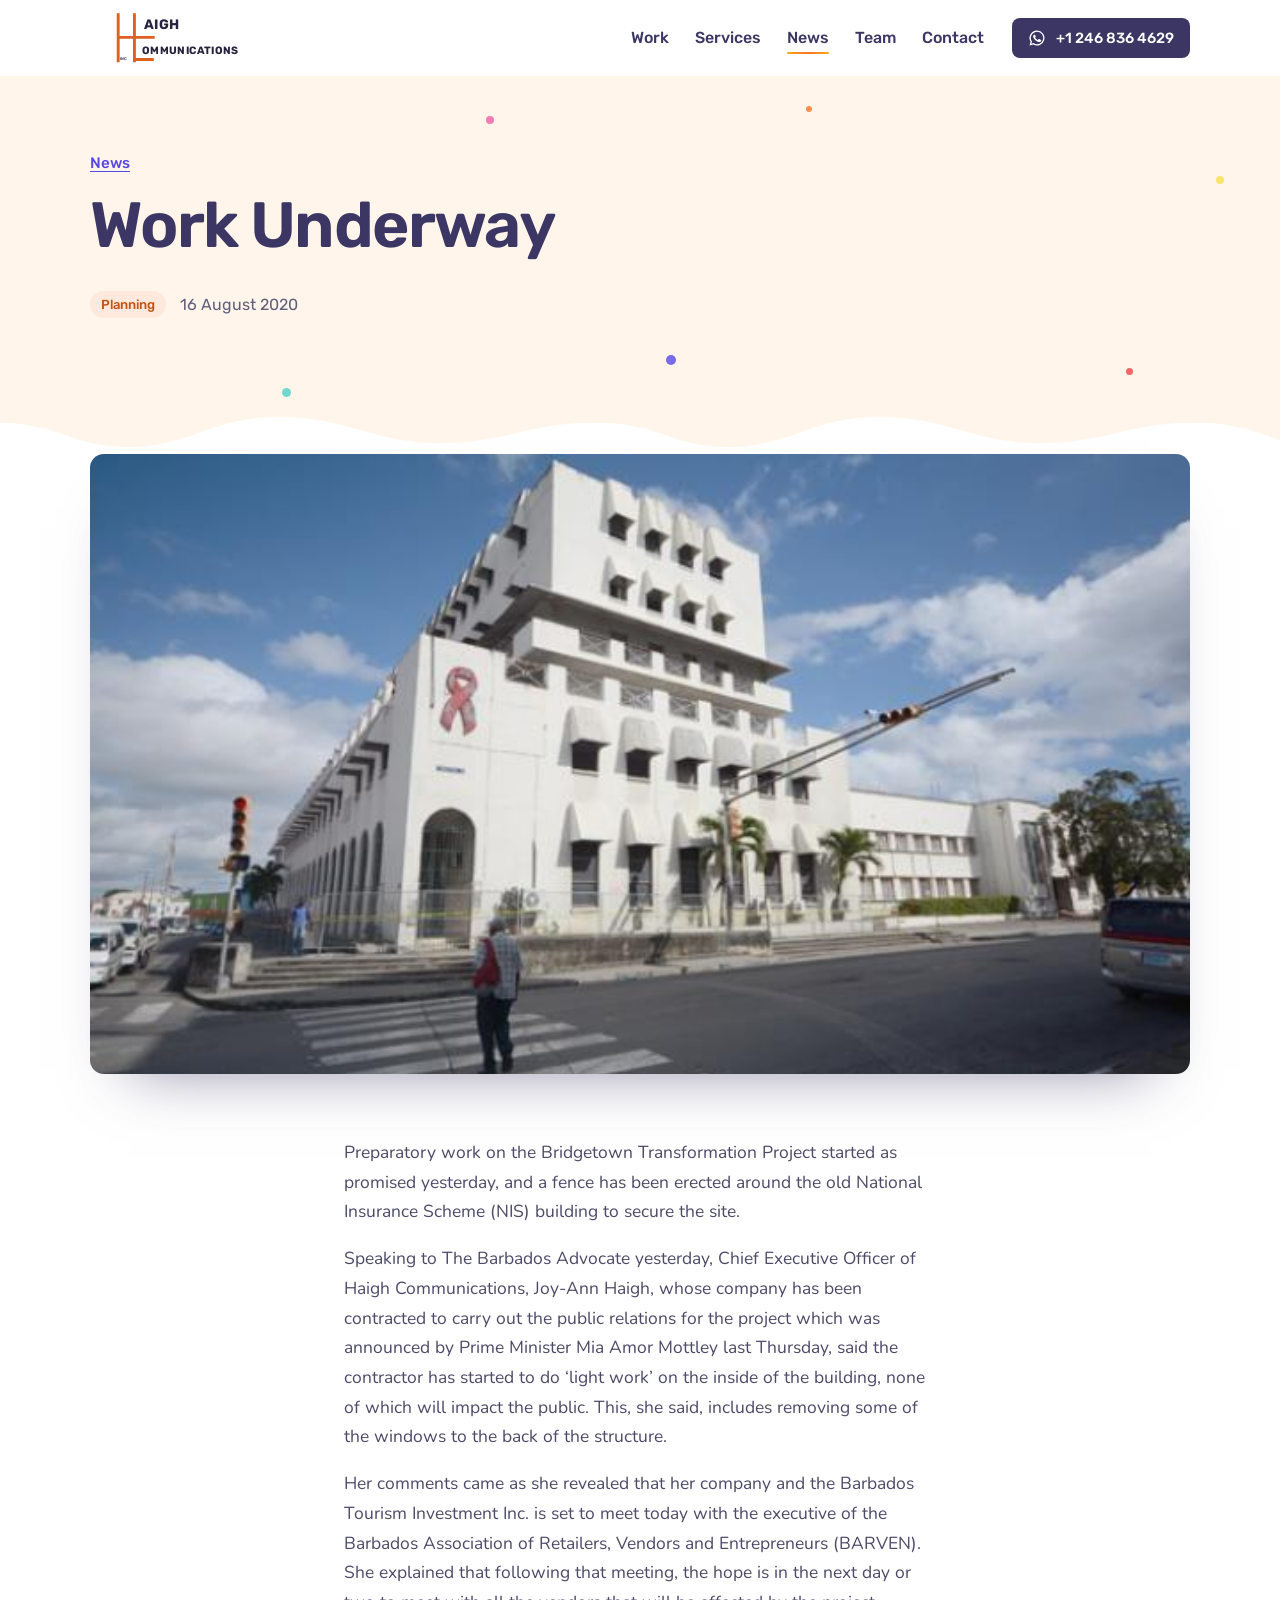
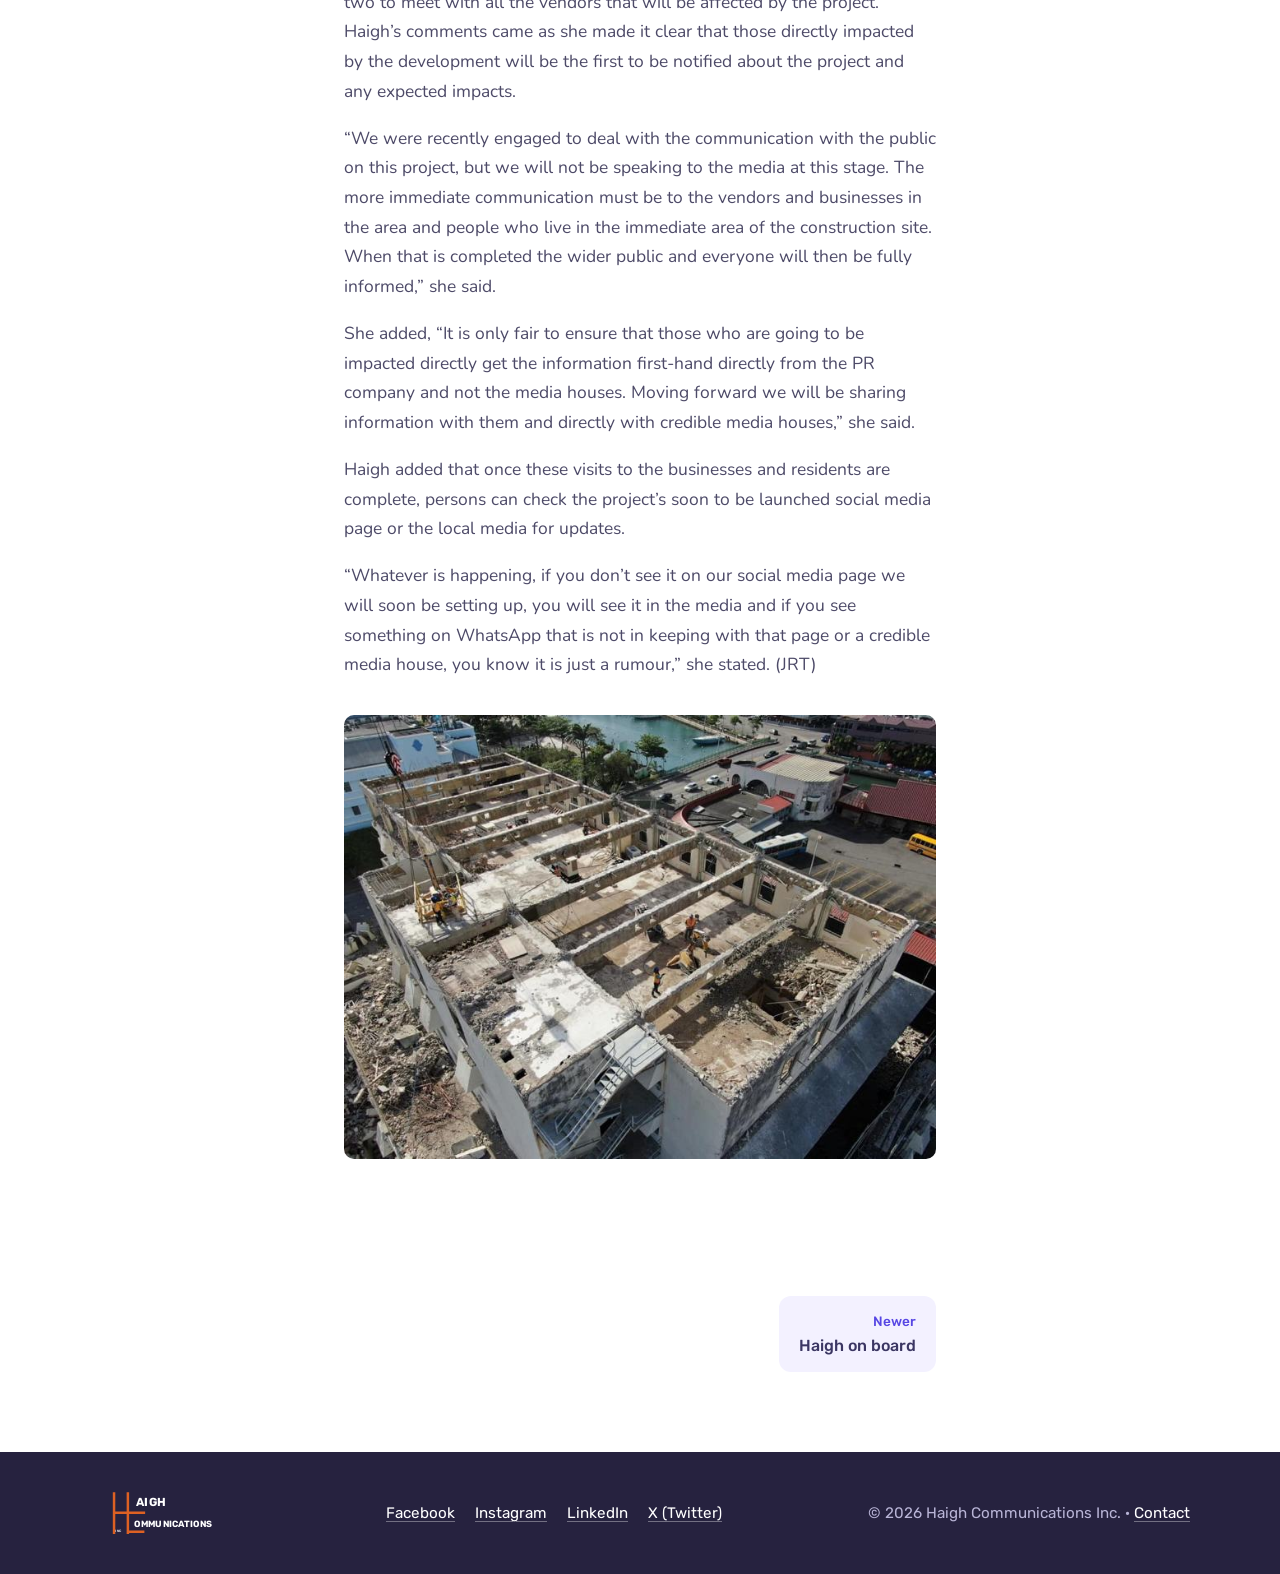
<file: work-underway/index.html>
<!doctype html>
<html lang="en">
<head>
<meta charset="utf-8">
<meta name="viewport" content="width=device-width, initial-scale=1">
<title>Work Underway – Haigh Communications</title>
<meta name="description" content="Preparatory work on the Bridgetown Transformation Project started as promised yesterday, and a fence has been erected around the old National Insurance…">
<link rel="canonical" href="https://haigh.group/work-underway/">
<meta property="og:type" content="website">
<meta property="og:site_name" content="Haigh Communications Inc">
<meta property="og:title" content="Work Underway">
<meta property="og:description" content="Preparatory work on the Bridgetown Transformation Project started as promised yesterday, and a fence has been erected around the old National Insurance…">
<meta property="og:url" content="https://haigh.group/work-underway/">
<meta property="og:image" content="https://haigh.group/assets/img/1dsc-4634.jpg">
<meta name="twitter:card" content="summary_large_image">
<meta name="twitter:site" content="@HaighComm">
<meta name="theme-color" content="#3b3663">
<link rel="icon" href="../assets/img/favicon.svg" type="image/svg+xml">
<link rel="preload" href="../assets/fonts/rubik-wght.woff2" as="font" type="font/woff2" crossorigin>
<link rel="stylesheet" href="../assets/css/site.css">
<script defer src="../assets/js/site.js"></script>
</head>
<body>
<a class="skip" href="#main">Skip to content</a>
<header class="site-head">
  <div class="wrap">
    <a class="logo" href="../index.html"><svg viewBox="0 0 206 58" role="img" aria-label="Haigh Communications"><g class="bars" stroke-width="3.4" fill="none" stroke-linecap="square">
<path d="M33 2v24M33 31v25M52 2v54M33 28.5h41M52 54.5h21"/></g>
<g fill="currentColor" font-family="Rubik, 'Century Gothic', sans-serif" font-weight="700">
<text x="63" y="19" font-size="16" letter-spacing=".6">AIGH</text>
<text x="61" y="48.5" font-size="12.4" letter-spacing=".4">OMMUNICATIONS</text>
<text x="35" y="55" font-size="4.6" font-weight="500" letter-spacing=".3">INC</text></g></svg></a>
    <button class="menu-btn" aria-controls="nav" aria-expanded="false" aria-label="Open menu"><svg viewBox="0 0 24 24" aria-hidden="true"><path stroke="currentColor" stroke-width="2" d="M3 7h18M3 12h18M3 17h18"/></svg></button>
    <nav id="nav" class="nav" aria-label="Main"><a href="../our-case-studies/index.html">Work</a><a href="../index.html#services">Services</a><a href="../blog/index.html" aria-current="page">News</a><a href="../index.html#team">Team</a><a href="../index.html#contact">Contact</a></nav>
    <a class="btn dark head-cta" href="https://wa.me/12468364629"><svg viewBox="0 0 24 24" aria-hidden="true"><path fill="currentColor" d="M12 2a10 10 0 0 0-8.6 15.1L2 22l5-1.3A10 10 0 1 0 12 2zm0 18.2a8.2 8.2 0 0 1-4.2-1.2l-.3-.2-3 .8.8-2.9-.2-.3A8.2 8.2 0 1 1 12 20.2zm4.5-6.1c-.2-.1-1.5-.7-1.7-.8s-.4-.1-.6.1-.6.8-.8 1-.3.2-.5.1a6.7 6.7 0 0 1-3.3-2.9c-.3-.4.3-.4.7-1.4.1-.2 0-.3 0-.4l-.8-1.8c-.2-.5-.4-.4-.6-.4h-.5a1 1 0 0 0-.7.3 3 3 0 0 0-.9 2.2 5.2 5.2 0 0 0 1.1 2.7 11.8 11.8 0 0 0 4.5 4c1.7.7 2.3.8 3.2.6a2.7 2.7 0 0 0 1.8-1.3 2.2 2.2 0 0 0 .1-1.3c0-.1-.2-.2-.5-.3z"/></svg>+1 246 836 4629</a>
  </div>
</header>
<main id="main">

<section class="page-head"><div class="dots" aria-hidden="true"><i></i><i></i><i></i><i></i><i></i><i></i><i></i><i></i></div><div class="wrap">
<div class="crumb"><a href="../blog/index.html">News</a></div>
<h1>Work Underway</h1><div class="meta"><strong>Planning</strong><time datetime="2020-08-16">16 August 2020</time></div>
</div></section>
<div class="cover"><img src="../assets/img/1dsc-4634.jpg" srcset="../assets/img/1dsc-4634-sm.jpg 618w, ../assets/img/1dsc-4634.jpg 618w" sizes="(max-width: 1180px) 100vw, 1180px" width="618" height="413" alt="" fetchpriority="high"></div>
<article class="prose">
<p>Preparatory work on the Bridgetown Transformation Project started as promised yesterday, and a fence has been erected around the old National Insurance Scheme (NIS) building to secure the site.</p>
<p>Speaking to The Barbados Advocate yesterday, Chief Executive Officer of Haigh Communications, Joy-Ann Haigh, whose company has been contracted to carry out the public relations for the project which was announced by Prime Minister Mia Amor Mottley last Thursday, said the contractor has started to do ‘light work’ on the inside of the building, none of which will impact the public. This, she said, includes removing some of the windows to the back of the structure.</p>
<p>Her comments came as she revealed that her company and the Barbados Tourism Investment Inc. is set to meet today with the executive of the Barbados Association of Retailers, Vendors and Entrepreneurs (BARVEN). She explained that following that meeting, the hope is in the next day or two to meet with all the vendors that will be affected by the project. Haigh’s comments came as she made it clear that those directly impacted by the development will be the first to be notified about the project and any expected impacts.</p>
<p>“We were recently engaged to deal with the communication with the public on this project, but we will not be speaking to the media at this stage. The more immediate communication must be to the vendors and businesses in the area and people who live in the immediate area of the construction site. When that is completed the wider public and everyone will then be fully informed,” she said.</p>
<p>She added, “It is only fair to ensure that those who are going to be impacted directly get the information first-hand directly from the PR company and not the media houses. Moving forward we will be sharing information with them and directly with credible media houses,” she said.</p>
<p>Haigh added that once these visits to the businesses and residents are complete, persons can check the project’s soon to be launched social media page or the local media for updates.</p>
<p>“Whatever is happening, if you don’t see it on our social media page we will soon be setting up, you will see it in the media and if you see something on WhatsApp that is not in keeping with that page or a credible media house, you know it is just a rumour,” she stated. (JRT)</p>
<figure><img src="../assets/img/87363016-132664678266612-2274959119158870016-n-1326646749332.jpg" srcset="../assets/img/87363016-132664678266612-2274959119158870016-n-1326646749332-sm.jpg 720w, ../assets/img/87363016-132664678266612-2274959119158870016-n-1326646749332.jpg 960w" sizes="(max-width: 700px) 100vw, 672px" width="960" height="720" alt="" loading="lazy" decoding="async"></figure>
</article>
<nav class="pager" aria-label="More news"><a href="../haigh-on-board/index.html"><span>Newer</span>Haigh on board</a></nav>
</main>
<footer class="site-foot plain">
  <div class="wrap">
    <a class="logo" href="../index.html"><svg viewBox="0 0 206 58" role="img" aria-label="Haigh Communications"><g class="bars" stroke-width="3.4" fill="none" stroke-linecap="square">
<path d="M33 2v24M33 31v25M52 2v54M33 28.5h41M52 54.5h21"/></g>
<g fill="currentColor" font-family="Rubik, 'Century Gothic', sans-serif" font-weight="700">
<text x="63" y="19" font-size="16" letter-spacing=".6">AIGH</text>
<text x="61" y="48.5" font-size="12.4" letter-spacing=".4">OMMUNICATIONS</text>
<text x="35" y="55" font-size="4.6" font-weight="500" letter-spacing=".3">INC</text></g></svg></a>
    <div class="social"><a href="https://www.facebook.com/haighcommunications">Facebook</a><a href="https://www.instagram.com/haighcommbb/">Instagram</a><a href="https://www.linkedin.com/company/haigh-communications/about/">LinkedIn</a><a href="https://twitter.com/HaighComm">X (Twitter)</a></div>
    <div>© 2026 Haigh Communications Inc. · <a href="../index.html#contact">Contact</a></div>
  </div>
</footer>
</body>
</html>
</file>
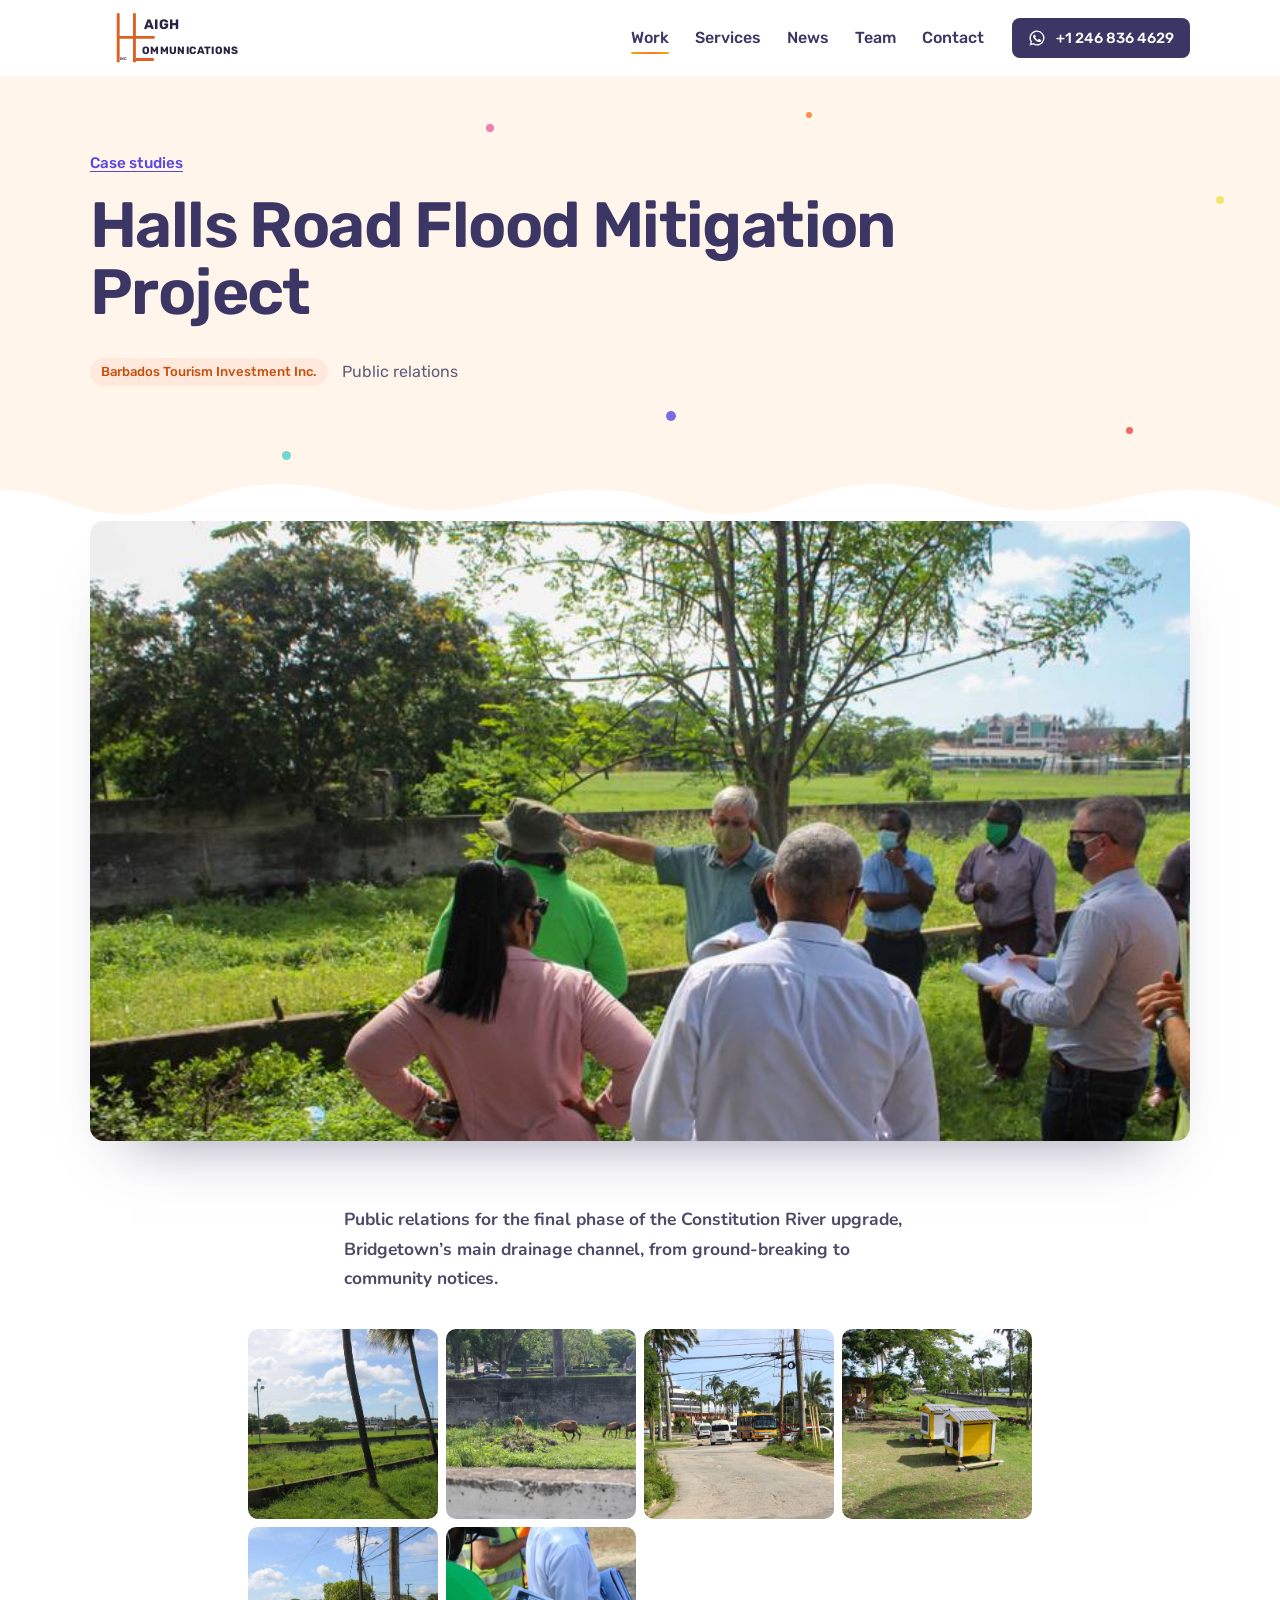
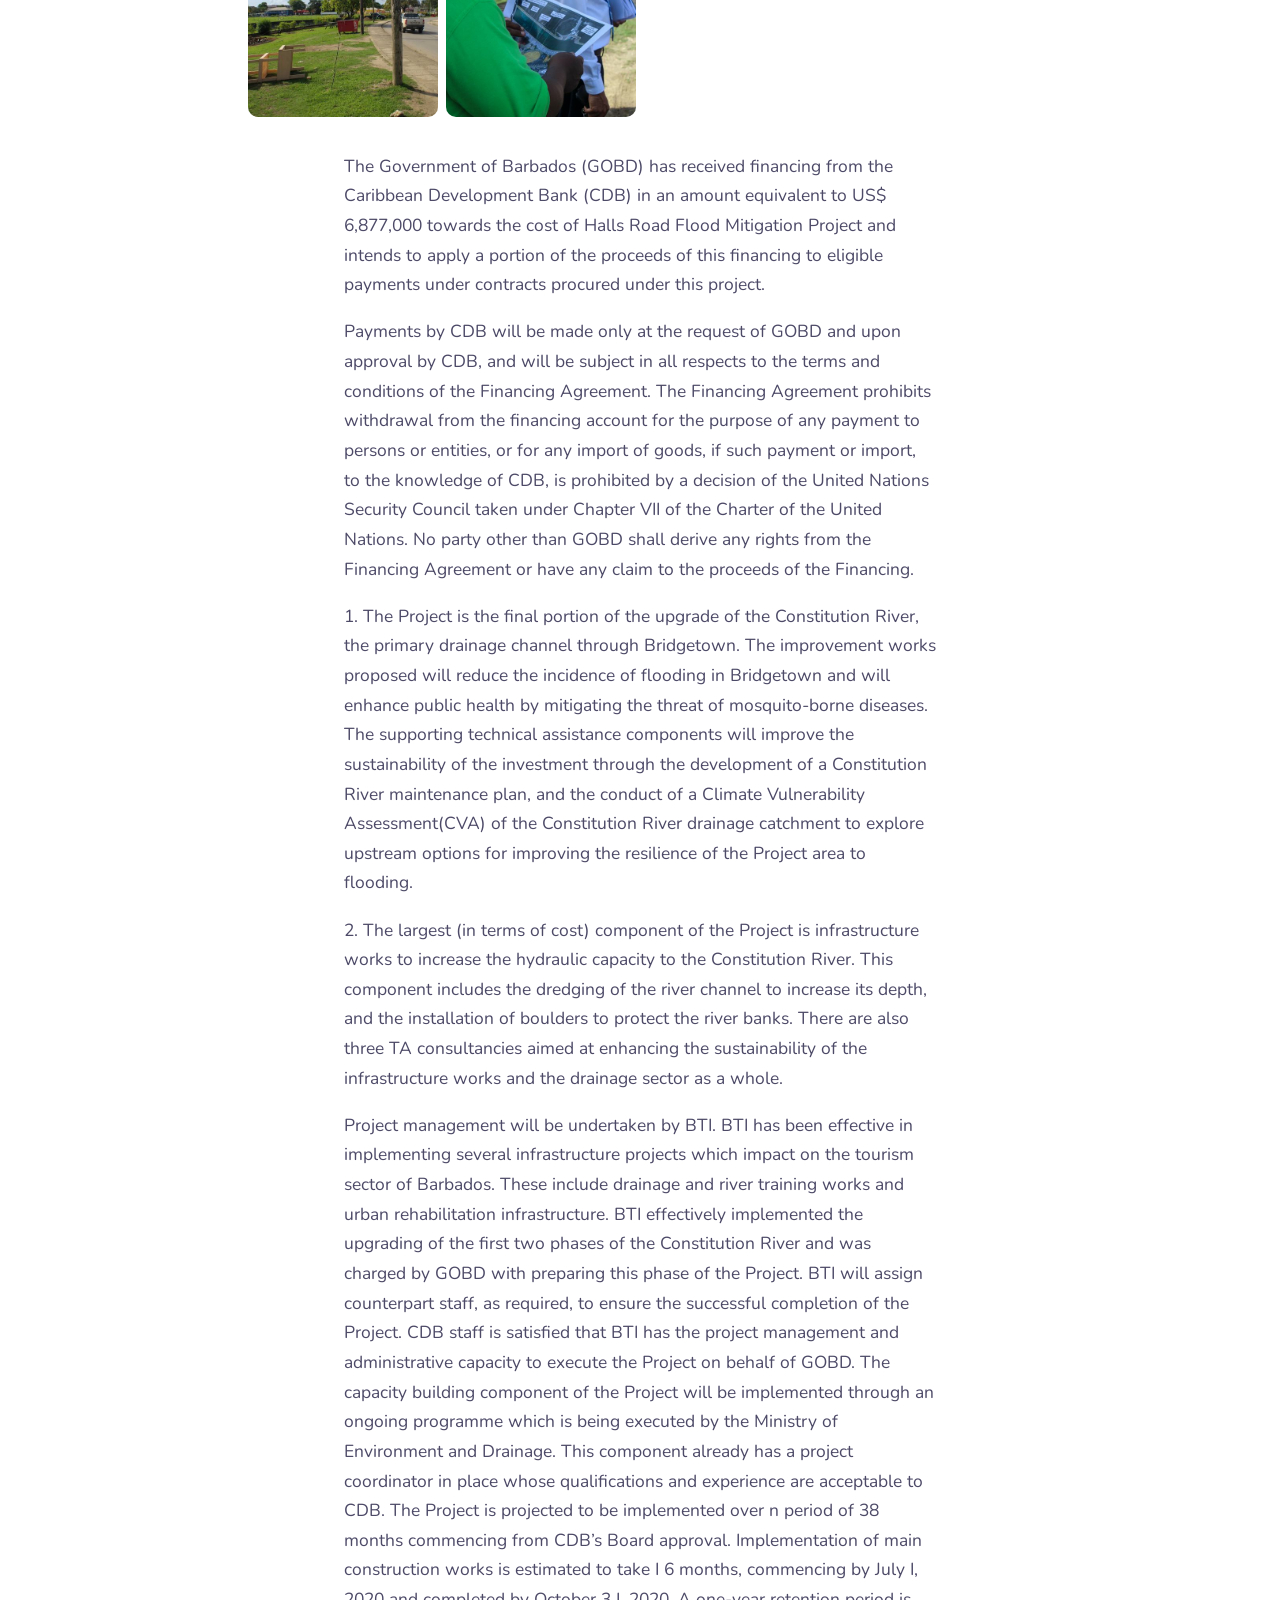
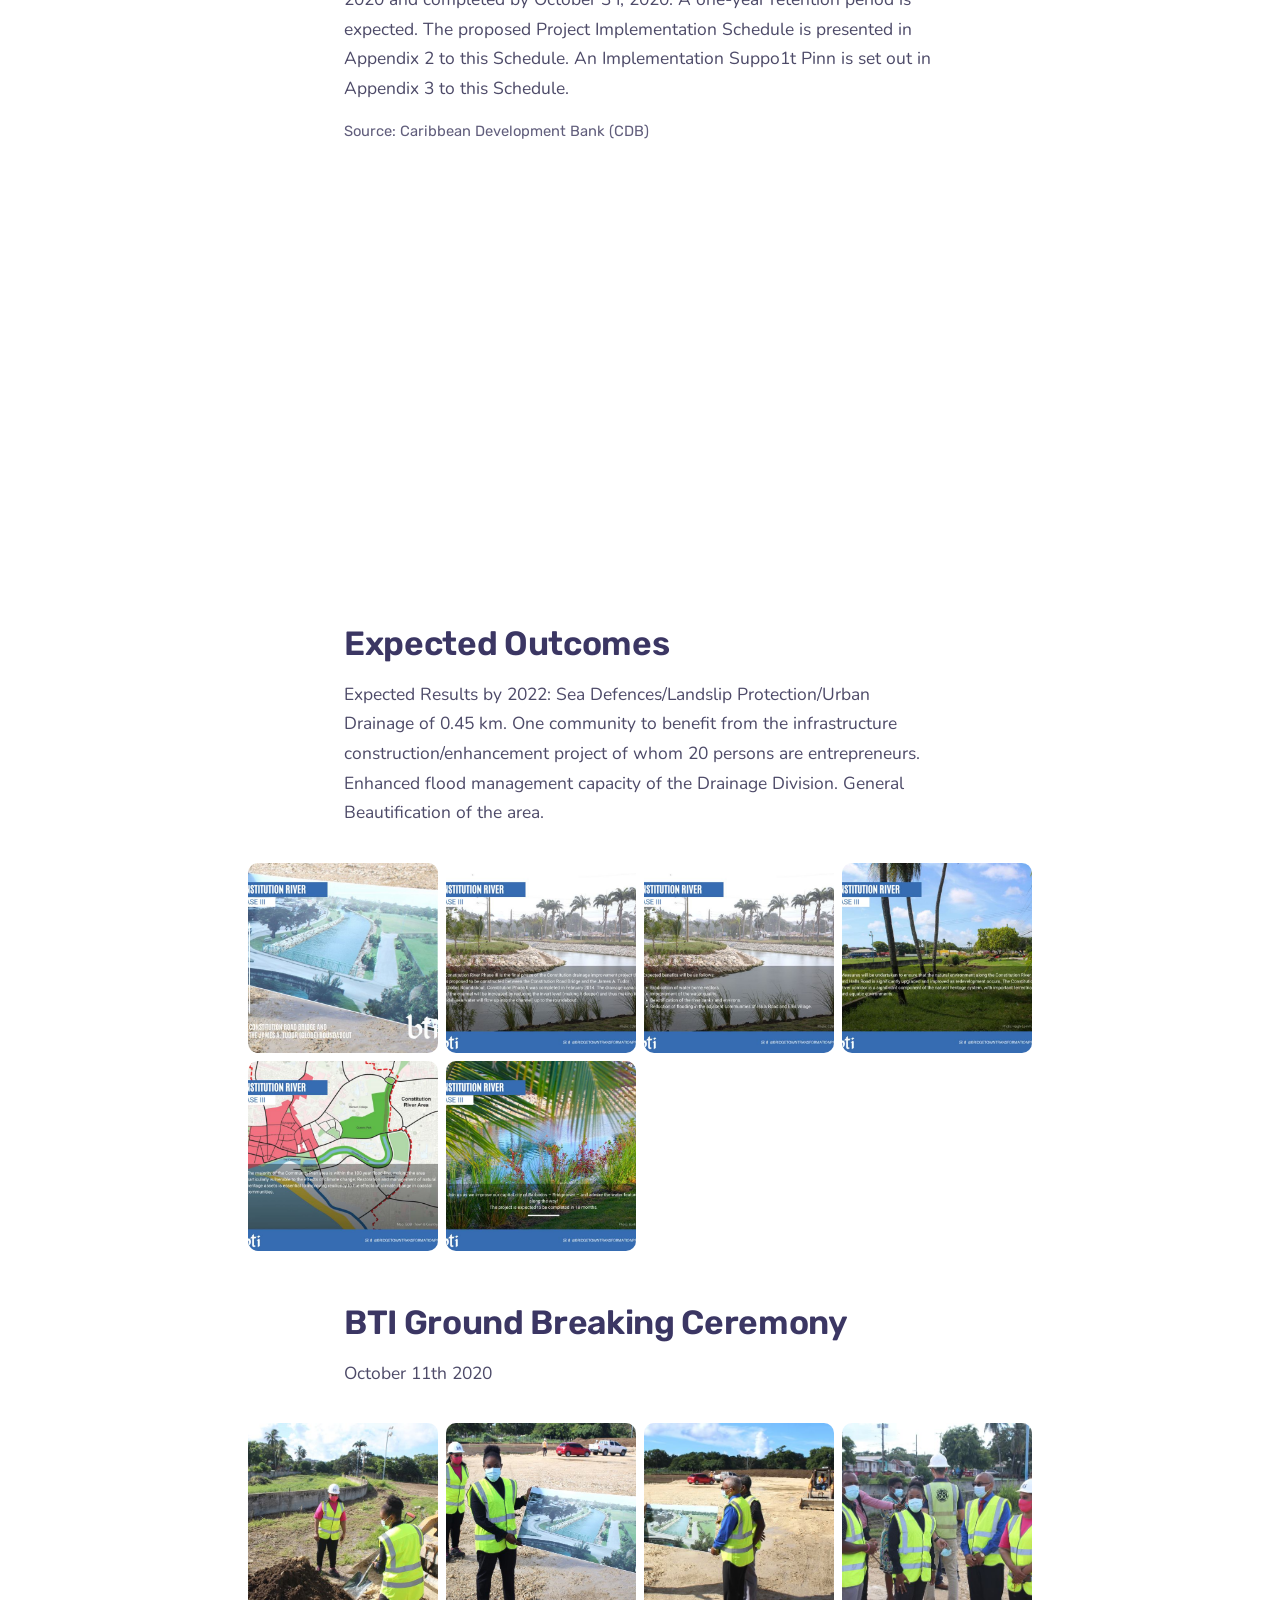
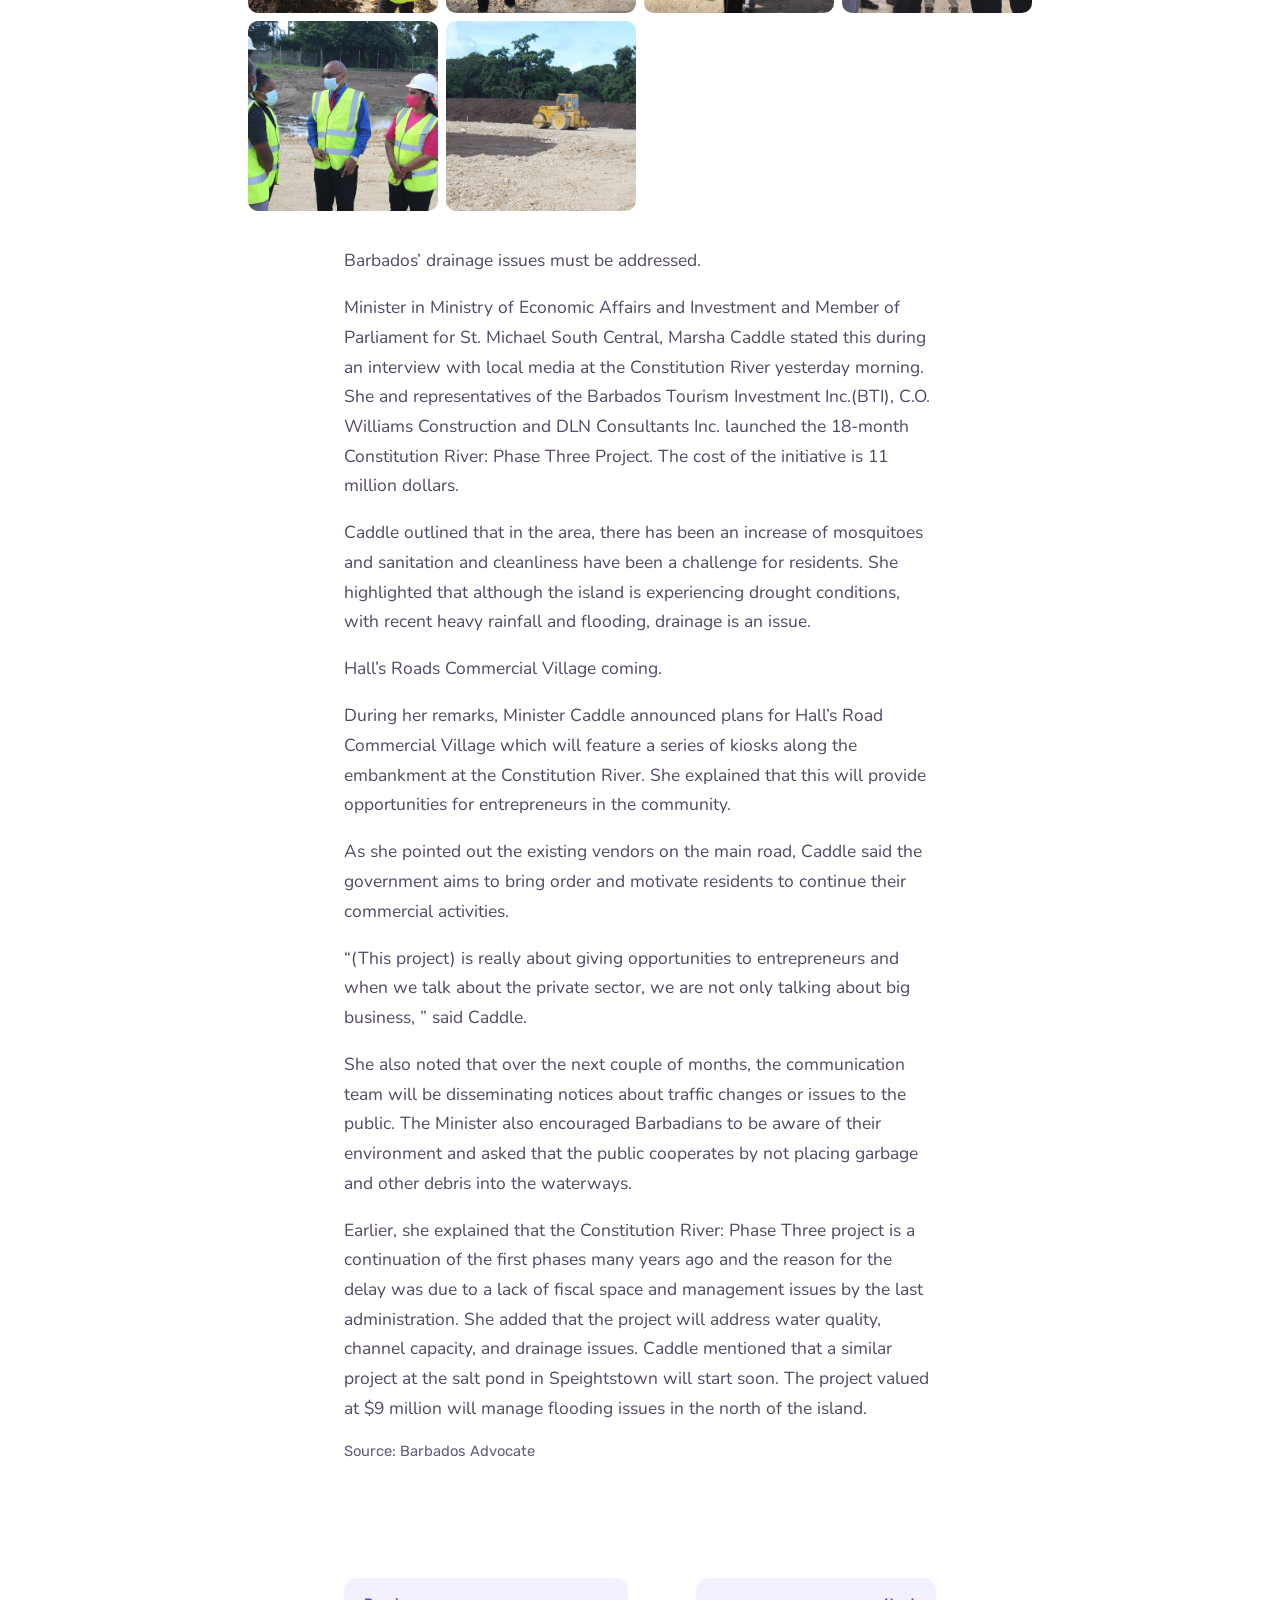
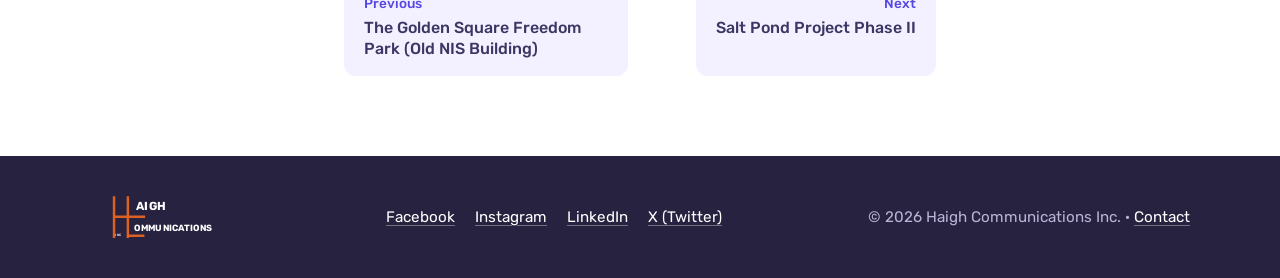
<file: portfolio/halls-road-case-study/index.html>
<!doctype html>
<html lang="en">
<head>
<meta charset="utf-8">
<meta name="viewport" content="width=device-width, initial-scale=1">
<title>Halls Road Flood Mitigation Project – Haigh Communications</title>
<meta name="description" content="Public relations for the final phase of the Constitution River upgrade, Bridgetown’s main drainage channel, from ground-breaking to community notices.">
<link rel="canonical" href="https://haigh.group/portfolio/halls-road-case-study/">
<meta property="og:type" content="website">
<meta property="og:site_name" content="Haigh Communications Inc">
<meta property="og:title" content="Halls Road Flood Mitigation Project">
<meta property="og:description" content="Public relations for the final phase of the Constitution River upgrade, Bridgetown’s main drainage channel, from ground-breaking to community notices.">
<meta property="og:url" content="https://haigh.group/portfolio/halls-road-case-study/">
<meta property="og:image" content="https://haigh.group/assets/img/halls-road-flood-mitigationii.jpg">
<meta name="twitter:card" content="summary_large_image">
<meta name="twitter:site" content="@HaighComm">
<meta name="theme-color" content="#3b3663">
<link rel="icon" href="../../assets/img/favicon.svg" type="image/svg+xml">
<link rel="preload" href="../../assets/fonts/rubik-wght.woff2" as="font" type="font/woff2" crossorigin>
<link rel="stylesheet" href="../../assets/css/site.css">
<script defer src="../../assets/js/site.js"></script>
</head>
<body>
<a class="skip" href="#main">Skip to content</a>
<header class="site-head">
  <div class="wrap">
    <a class="logo" href="../../index.html"><svg viewBox="0 0 206 58" role="img" aria-label="Haigh Communications"><g class="bars" stroke-width="3.4" fill="none" stroke-linecap="square">
<path d="M33 2v24M33 31v25M52 2v54M33 28.5h41M52 54.5h21"/></g>
<g fill="currentColor" font-family="Rubik, 'Century Gothic', sans-serif" font-weight="700">
<text x="63" y="19" font-size="16" letter-spacing=".6">AIGH</text>
<text x="61" y="48.5" font-size="12.4" letter-spacing=".4">OMMUNICATIONS</text>
<text x="35" y="55" font-size="4.6" font-weight="500" letter-spacing=".3">INC</text></g></svg></a>
    <button class="menu-btn" aria-controls="nav" aria-expanded="false" aria-label="Open menu"><svg viewBox="0 0 24 24" aria-hidden="true"><path stroke="currentColor" stroke-width="2" d="M3 7h18M3 12h18M3 17h18"/></svg></button>
    <nav id="nav" class="nav" aria-label="Main"><a href="../../our-case-studies/index.html" aria-current="page">Work</a><a href="../../index.html#services">Services</a><a href="../../blog/index.html">News</a><a href="../../index.html#team">Team</a><a href="../../index.html#contact">Contact</a></nav>
    <a class="btn dark head-cta" href="https://wa.me/12468364629"><svg viewBox="0 0 24 24" aria-hidden="true"><path fill="currentColor" d="M12 2a10 10 0 0 0-8.6 15.1L2 22l5-1.3A10 10 0 1 0 12 2zm0 18.2a8.2 8.2 0 0 1-4.2-1.2l-.3-.2-3 .8.8-2.9-.2-.3A8.2 8.2 0 1 1 12 20.2zm4.5-6.1c-.2-.1-1.5-.7-1.7-.8s-.4-.1-.6.1-.6.8-.8 1-.3.2-.5.1a6.7 6.7 0 0 1-3.3-2.9c-.3-.4.3-.4.7-1.4.1-.2 0-.3 0-.4l-.8-1.8c-.2-.5-.4-.4-.6-.4h-.5a1 1 0 0 0-.7.3 3 3 0 0 0-.9 2.2 5.2 5.2 0 0 0 1.1 2.7 11.8 11.8 0 0 0 4.5 4c1.7.7 2.3.8 3.2.6a2.7 2.7 0 0 0 1.8-1.3 2.2 2.2 0 0 0 .1-1.3c0-.1-.2-.2-.5-.3z"/></svg>+1 246 836 4629</a>
  </div>
</header>
<main id="main">

<section class="page-head"><div class="dots" aria-hidden="true"><i></i><i></i><i></i><i></i><i></i><i></i><i></i><i></i></div><div class="wrap">
<div class="crumb"><a href="../../our-case-studies/index.html">Case studies</a></div>
<h1>Halls Road Flood Mitigation Project</h1><div class="meta"><strong>Barbados Tourism Investment Inc.</strong><span>Public relations</span></div>
</div></section>
<div class="cover"><img src="../../assets/img/halls-road-flood-mitigationii.jpg" srcset="../../assets/img/halls-road-flood-mitigationii-sm.jpg 720w, ../../assets/img/halls-road-flood-mitigationii.jpg 778w" sizes="(max-width: 1180px) 100vw, 1180px" width="778" height="519" alt="" fetchpriority="high"></div>
<article class="prose">
<p><strong>Public relations for the final phase of the Constitution River upgrade, Bridgetown’s main drainage channel, from ground-breaking to community notices.</strong></p>
<div class="gallery"><a href="../../assets/img/2021-02-img-1612.jpg"><img src="../../assets/img/2021-02-img-1612-sm.jpg" alt="Project photo" loading="lazy" decoding="async"></a><a href="../../assets/img/2021-02-img-1623.jpg"><img src="../../assets/img/2021-02-img-1623-sm.jpg" alt="Project photo" loading="lazy" decoding="async"></a><a href="../../assets/img/2021-02-img-1639.jpg"><img src="../../assets/img/2021-02-img-1639-sm.jpg" alt="Project photo" loading="lazy" decoding="async"></a><a href="../../assets/img/2021-02-img-1640.jpg"><img src="../../assets/img/2021-02-img-1640-sm.jpg" alt="Project photo" loading="lazy" decoding="async"></a><a href="../../assets/img/2021-02-img-1644.jpg"><img src="../../assets/img/2021-02-img-1644-sm.jpg" alt="Project photo" loading="lazy" decoding="async"></a><a href="../../assets/img/2021-02-img-1634.jpg"><img src="../../assets/img/2021-02-img-1634-sm.jpg" alt="Project photo" loading="lazy" decoding="async"></a></div>
<p>The Government of Barbados (GOBD) has received financing from the Caribbean Development Bank (CDB) in an amount equivalent to US$ 6,877,000 towards the cost of Halls Road Flood Mitigation Project and intends to apply a portion of the proceeds of this financing to eligible payments under contracts procured under this project.</p>
<p>Payments by CDB will be made only at the request of GOBD and upon approval by CDB, and will be subject in all respects to the terms and conditions of the Financing Agreement. The Financing Agreement prohibits withdrawal from the financing account for the purpose of any payment to persons or entities, or for any import of goods, if such payment or import, to the knowledge of CDB, is prohibited by a decision of the United Nations Security Council taken under Chapter VII of the Charter of the United Nations. No party other than GOBD shall derive any rights from the Financing Agreement or have any claim to the proceeds of the Financing.</p>
<p>1. The Project is the final portion of the upgrade of the Constitution River, the primary drainage channel through Bridgetown. The improvement works proposed will reduce the incidence of flooding in Bridgetown and will enhance public health by mitigating the threat of mosquito-borne diseases. The supporting technical assistance components will improve the sustainability of the investment through the development of a Constitution River maintenance plan, and the conduct of a Climate Vulnerability Assessment(CVA) of the Constitution River drainage catchment to explore upstream options for improving the resilience of the Project area to flooding.</p>
<p>2. The largest (in terms of cost) component of the Project is infrastructure works to increase the hydraulic capacity to the Constitution River. This component includes the dredging of the river channel to increase its depth, and the installation of boulders to protect the river banks. There are also three TA consultancies aimed at enhancing the sustainability of the infrastructure works and the drainage sector as a whole.</p>
<p>Project management will be undertaken by BTI. BTI has been effective in implementing several infrastructure projects which impact on the tourism sector of Barbados. These include drainage and river training works and urban rehabilitation infrastructure. BTI effectively implemented the upgrading of the first two phases of the Constitution River and was charged by GOBD with preparing this phase of the Project. BTI will assign counterpart staff, as required, to ensure the successful completion of the Project. CDB staff is satisfied that BTI has the project management and administrative capacity to execute the Project on behalf of GOBD. The capacity building component of the Project will be implemented through an ongoing programme which is being executed by the Ministry of Environment and Drainage. This component already has a project coordinator in place whose qualifications and experience are acceptable to CDB. The Project is projected to be implemented over n period of 38 months commencing from CDB’s Board approval. Implementation of main construction works is estimated to take I 6 months, commencing by July I, 2020 and completed by October 3 I, 2020. A one-year retention period is expected. The proposed Project Implementation Schedule is presented in Appendix 2 to this Schedule. An Implementation Suppo1t Pinn is set out in Appendix 3 to this Schedule.</p>
<p class="source">Source: Caribbean Development Bank (CDB)</p>
<figure><img src="../../assets/img/halls-road-flood-mitigationii.jpg" srcset="../../assets/img/halls-road-flood-mitigationii-sm.jpg 720w, ../../assets/img/halls-road-flood-mitigationii.jpg 778w" sizes="(max-width: 700px) 100vw, 672px" width="778" height="519" alt="" loading="lazy" decoding="async"></figure>
<h2>Expected Outcomes</h2>
<p>Expected Results by 2022: Sea Defences/Landslip Protection/Urban Drainage of 0.45 km. One community to benefit from the infrastructure construction/enhancement project of whom 20 persons are entrepreneurs.  Enhanced flood management capacity of the Drainage Division. General Beautification of the area.</p>
<div class="gallery"><a href="../../assets/img/2020-08-1.jpg"><img src="../../assets/img/2020-08-1-sm.jpg" alt="1" loading="lazy" decoding="async"></a><a href="../../assets/img/2020-08-2.jpg"><img src="../../assets/img/2020-08-2-sm.jpg" alt="2" loading="lazy" decoding="async"></a><a href="../../assets/img/2020-08-3.jpg"><img src="../../assets/img/2020-08-3-sm.jpg" alt="3" loading="lazy" decoding="async"></a><a href="../../assets/img/2020-08-4.jpg"><img src="../../assets/img/2020-08-4-sm.jpg" alt="4" loading="lazy" decoding="async"></a><a href="../../assets/img/2020-08-5.jpg"><img src="../../assets/img/2020-08-5-sm.jpg" alt="5" loading="lazy" decoding="async"></a><a href="../../assets/img/2020-08-6.jpg"><img src="../../assets/img/2020-08-6-sm.jpg" alt="6" loading="lazy" decoding="async"></a></div>
<h2>BTI Ground Breaking Ceremony</h2>
<p>October 11th 2020</p>
<div class="gallery"><a href="../../assets/img/2020-08-img-1782.jpg"><img src="../../assets/img/2020-08-img-1782-sm.jpg" alt="Ground Breaking - Oct 11th 2020" loading="lazy" decoding="async"></a><a href="../../assets/img/2020-08-img-1787.jpg"><img src="../../assets/img/2020-08-img-1787-sm.jpg" alt="Ground Breaking - Oct 11th 2020" loading="lazy" decoding="async"></a><a href="../../assets/img/2020-08-img-1790.jpg"><img src="../../assets/img/2020-08-img-1790-sm.jpg" alt="Ground Breaking - Oct 11th 2020" loading="lazy" decoding="async"></a><a href="../../assets/img/2020-08-img-1813.jpg"><img src="../../assets/img/2020-08-img-1813-sm.jpg" alt="Ground Breaking - Oct 11th 2020" loading="lazy" decoding="async"></a><a href="../../assets/img/2020-08-img-1818.jpg"><img src="../../assets/img/2020-08-img-1818-sm.jpg" alt="Ground Breaking - Oct 11th 2020" loading="lazy" decoding="async"></a><a href="../../assets/img/2020-08-img-1823.jpg"><img src="../../assets/img/2020-08-img-1823-sm.jpg" alt="Ground Breaking - Oct 11th 2020" loading="lazy" decoding="async"></a></div>
<p>Barbados’ drainage issues must be addressed.</p>
<p>Minister in Ministry of Economic Affairs and Investment and Member of Parliament for St. Michael South Central, Marsha Caddle stated this during an interview with local media at the Constitution River yesterday morning. She and representatives of the Barbados Tourism Investment Inc.(BTI), C.O. Williams Construction and DLN Consultants Inc. launched the 18-month Constitution River: Phase Three Project. The cost of the initiative is 11 million dollars.</p>
<p>Caddle outlined that in the area, there has been an increase of mosquitoes and sanitation and cleanliness have been a challenge for residents. She highlighted that although the island is experiencing drought conditions, with recent heavy rainfall and flooding, drainage is an issue.</p>
<p>Hall’s Roads Commercial Village coming.</p>
<p>During her remarks, Minister Caddle announced plans for Hall’s Road Commercial Village which will feature a series of kiosks along the embankment at the Constitution River. She explained that this will provide opportunities for entrepreneurs in the community.</p>
<p>As she pointed out the existing vendors on the main road, Caddle said the government aims to bring order and motivate residents to continue their commercial activities.</p>
<p>“(This project) is really about giving opportunities to entrepreneurs and when we talk about the private sector, we are not only talking about big business, ” said Caddle.</p>
<p>She also noted that over the next couple of months, the communication team will be disseminating notices about traffic changes or issues to the public. The Minister also encouraged Barbadians to be aware of their environment and asked that the public cooperates by not placing garbage and other debris into the waterways.</p>
<p>Earlier, she explained that the Constitution River: Phase Three project is a continuation of the first phases many years ago and the reason for the delay was due to a lack of fiscal space and management issues by the last administration. She added that the project will address water quality, channel capacity, and drainage issues. Caddle mentioned that a similar project at the salt pond in Speightstown will start soon. The project valued at $9 million will manage flooding issues in the north of the island.</p>
<p class="source">Source: Barbados Advocate</p>
</article>
<nav class="pager" aria-label="More case studies"><a href="../the-golden-square-freedom-park/index.html"><span>Previous</span>The Golden Square Freedom Park (Old NIS Building)</a><a href="../salt-pond-project-phase-ii/index.html"><span>Next</span>Salt Pond Project Phase II</a></nav>
</main>
<footer class="site-foot plain">
  <div class="wrap">
    <a class="logo" href="../../index.html"><svg viewBox="0 0 206 58" role="img" aria-label="Haigh Communications"><g class="bars" stroke-width="3.4" fill="none" stroke-linecap="square">
<path d="M33 2v24M33 31v25M52 2v54M33 28.5h41M52 54.5h21"/></g>
<g fill="currentColor" font-family="Rubik, 'Century Gothic', sans-serif" font-weight="700">
<text x="63" y="19" font-size="16" letter-spacing=".6">AIGH</text>
<text x="61" y="48.5" font-size="12.4" letter-spacing=".4">OMMUNICATIONS</text>
<text x="35" y="55" font-size="4.6" font-weight="500" letter-spacing=".3">INC</text></g></svg></a>
    <div class="social"><a href="https://www.facebook.com/haighcommunications">Facebook</a><a href="https://www.instagram.com/haighcommbb/">Instagram</a><a href="https://www.linkedin.com/company/haigh-communications/about/">LinkedIn</a><a href="https://twitter.com/HaighComm">X (Twitter)</a></div>
    <div>© 2026 Haigh Communications Inc. · <a href="../../index.html#contact">Contact</a></div>
  </div>
</footer>
</body>
</html>
</file>
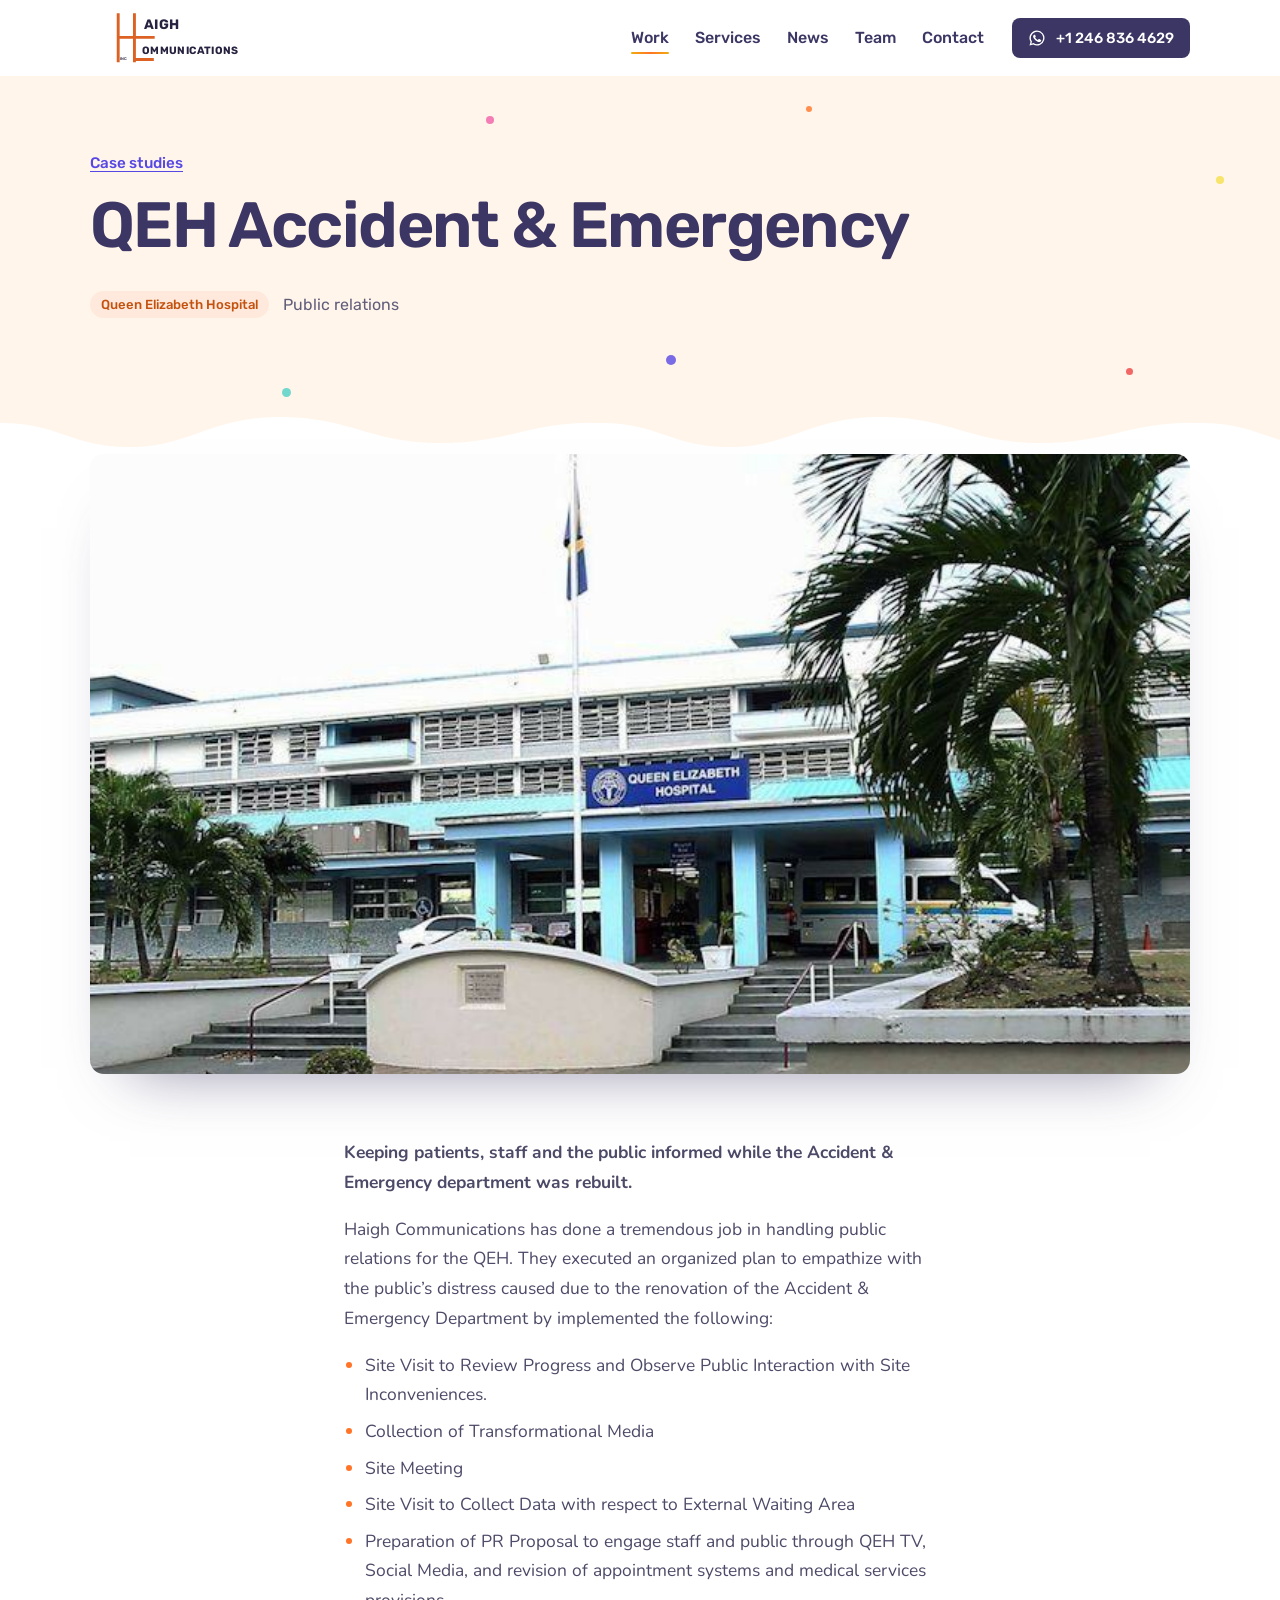
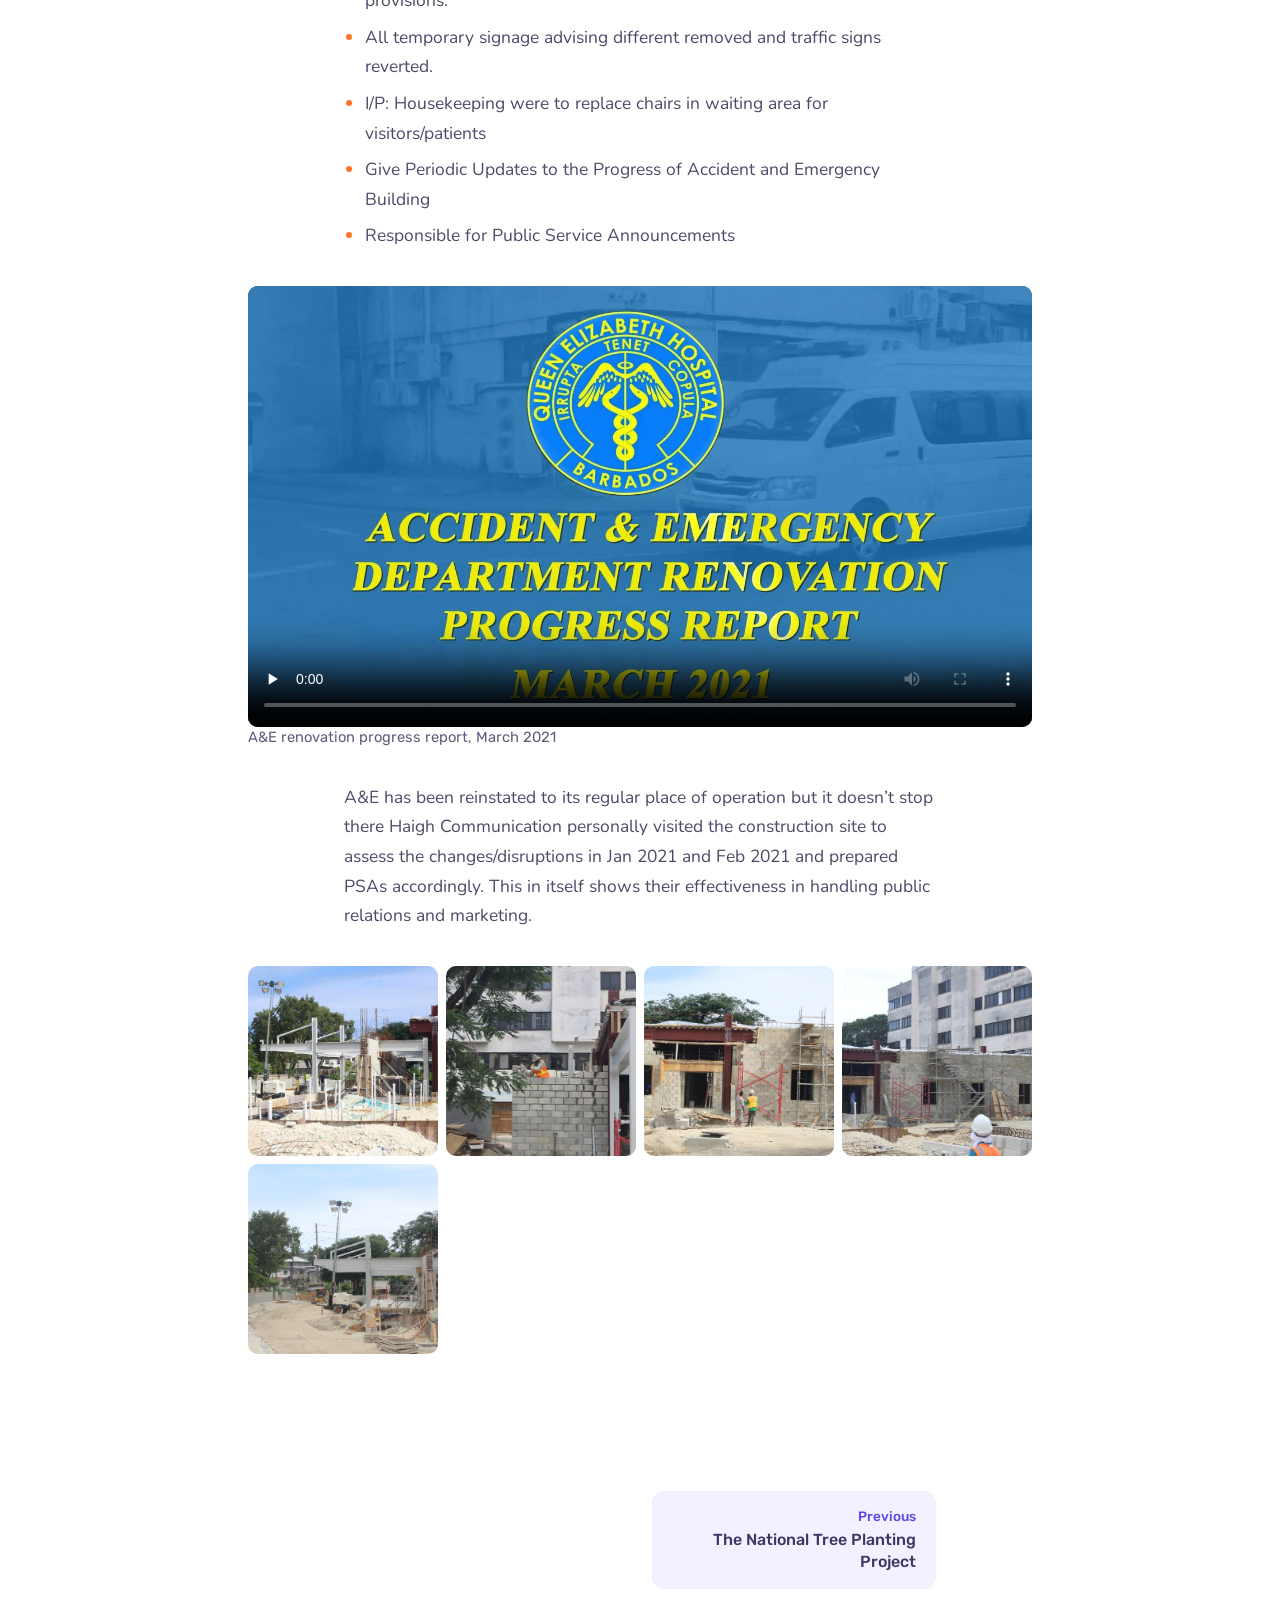
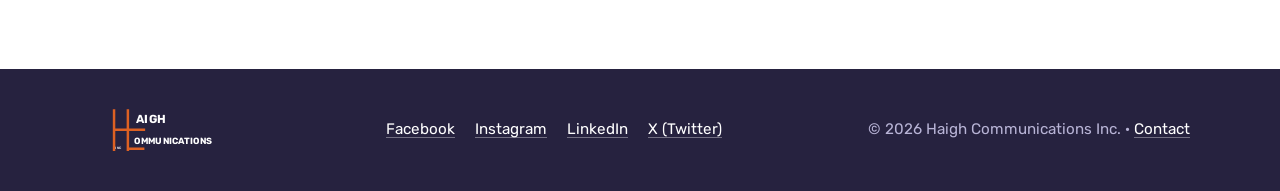
<file: portfolio/qeh-accident-emergency/index.html>
<!doctype html>
<html lang="en">
<head>
<meta charset="utf-8">
<meta name="viewport" content="width=device-width, initial-scale=1">
<title>QEH Accident &amp; Emergency – Haigh Communications</title>
<meta name="description" content="Keeping patients, staff and the public informed while the Accident &amp; Emergency department was rebuilt.">
<link rel="canonical" href="https://haigh.group/portfolio/qeh-accident-emergency/">
<meta property="og:type" content="website">
<meta property="og:site_name" content="Haigh Communications Inc">
<meta property="og:title" content="QEH Accident &amp; Emergency">
<meta property="og:description" content="Keeping patients, staff and the public informed while the Accident &amp; Emergency department was rebuilt.">
<meta property="og:url" content="https://haigh.group/portfolio/qeh-accident-emergency/">
<meta property="og:image" content="https://haigh.group/assets/img/queen-elizabeth-hospital.jpg">
<meta name="twitter:card" content="summary_large_image">
<meta name="twitter:site" content="@HaighComm">
<meta name="theme-color" content="#3b3663">
<link rel="icon" href="../../assets/img/favicon.svg" type="image/svg+xml">
<link rel="preload" href="../../assets/fonts/rubik-wght.woff2" as="font" type="font/woff2" crossorigin>
<link rel="stylesheet" href="../../assets/css/site.css">
<script defer src="../../assets/js/site.js"></script>
</head>
<body>
<a class="skip" href="#main">Skip to content</a>
<header class="site-head">
  <div class="wrap">
    <a class="logo" href="../../index.html"><svg viewBox="0 0 206 58" role="img" aria-label="Haigh Communications"><g class="bars" stroke-width="3.4" fill="none" stroke-linecap="square">
<path d="M33 2v24M33 31v25M52 2v54M33 28.5h41M52 54.5h21"/></g>
<g fill="currentColor" font-family="Rubik, 'Century Gothic', sans-serif" font-weight="700">
<text x="63" y="19" font-size="16" letter-spacing=".6">AIGH</text>
<text x="61" y="48.5" font-size="12.4" letter-spacing=".4">OMMUNICATIONS</text>
<text x="35" y="55" font-size="4.6" font-weight="500" letter-spacing=".3">INC</text></g></svg></a>
    <button class="menu-btn" aria-controls="nav" aria-expanded="false" aria-label="Open menu"><svg viewBox="0 0 24 24" aria-hidden="true"><path stroke="currentColor" stroke-width="2" d="M3 7h18M3 12h18M3 17h18"/></svg></button>
    <nav id="nav" class="nav" aria-label="Main"><a href="../../our-case-studies/index.html" aria-current="page">Work</a><a href="../../index.html#services">Services</a><a href="../../blog/index.html">News</a><a href="../../index.html#team">Team</a><a href="../../index.html#contact">Contact</a></nav>
    <a class="btn dark head-cta" href="https://wa.me/12468364629"><svg viewBox="0 0 24 24" aria-hidden="true"><path fill="currentColor" d="M12 2a10 10 0 0 0-8.6 15.1L2 22l5-1.3A10 10 0 1 0 12 2zm0 18.2a8.2 8.2 0 0 1-4.2-1.2l-.3-.2-3 .8.8-2.9-.2-.3A8.2 8.2 0 1 1 12 20.2zm4.5-6.1c-.2-.1-1.5-.7-1.7-.8s-.4-.1-.6.1-.6.8-.8 1-.3.2-.5.1a6.7 6.7 0 0 1-3.3-2.9c-.3-.4.3-.4.7-1.4.1-.2 0-.3 0-.4l-.8-1.8c-.2-.5-.4-.4-.6-.4h-.5a1 1 0 0 0-.7.3 3 3 0 0 0-.9 2.2 5.2 5.2 0 0 0 1.1 2.7 11.8 11.8 0 0 0 4.5 4c1.7.7 2.3.8 3.2.6a2.7 2.7 0 0 0 1.8-1.3 2.2 2.2 0 0 0 .1-1.3c0-.1-.2-.2-.5-.3z"/></svg>+1 246 836 4629</a>
  </div>
</header>
<main id="main">

<section class="page-head"><div class="dots" aria-hidden="true"><i></i><i></i><i></i><i></i><i></i><i></i><i></i><i></i></div><div class="wrap">
<div class="crumb"><a href="../../our-case-studies/index.html">Case studies</a></div>
<h1>QEH Accident &amp; Emergency</h1><div class="meta"><strong>Queen Elizabeth Hospital</strong><span>Public relations</span></div>
</div></section>
<div class="cover"><img src="../../assets/img/queen-elizabeth-hospital.jpg" srcset="../../assets/img/queen-elizabeth-hospital-sm.jpg 720w, ../../assets/img/queen-elizabeth-hospital.jpg 739w" sizes="(max-width: 1180px) 100vw, 1180px" width="739" height="422" alt="" fetchpriority="high"></div>
<article class="prose">
<p><strong>Keeping patients, staff and the public informed while the Accident &amp; Emergency department was rebuilt.</strong></p>
<p>Haigh Communications has done a tremendous job in handling public relations for the QEH. They executed an organized plan to empathize with the public’s distress caused due to the renovation of the Accident &amp; Emergency Department by implemented the following:</p>
<ul>
<li>Site Visit to Review Progress and Observe Public Interaction with Site Inconveniences.</li>
<li>Collection of Transformational Media</li>
<li>Site Meeting</li>
<li>Site Visit to Collect Data with respect to External Waiting Area</li>
<li>Preparation of PR Proposal to engage staff and public through QEH TV, Social Media, and revision of appointment systems and medical services provisions.</li>
<li>All temporary signage advising different removed and traffic signs reverted.</li>
<li>I/P: Housekeeping were to replace chairs in waiting area for visitors/patients</li>
<li>Give Periodic Updates to the Progress of Accident and Emergency Building</li>
<li>Responsible for Public Service Announcements</li>
</ul>
<figure class="wide"><video controls preload="none" poster="../../assets/img/qeh-progress-report-mp4-snapshot-00-09-192.jpg" src="../../assets/media/qeh-progress-report.mp4"></video><figcaption class="source">A&amp;E renovation progress report, March 2021</figcaption></figure>
<p>A&amp;E has been reinstated to its regular place of operation but it doesn’t stop there Haigh Communication personally visited the construction site to assess the changes/disruptions in Jan 2021 and Feb 2021 and prepared PSAs accordingly. This in itself shows their effectiveness in handling public relations and marketing.</p>
<div class="gallery"><a href="../../assets/img/2021-03-img-2174.jpg"><img src="../../assets/img/2021-03-img-2174-sm.jpg" alt="Project photo" loading="lazy" decoding="async"></a><a href="../../assets/img/2021-03-img-2135.jpg"><img src="../../assets/img/2021-03-img-2135-sm.jpg" alt="Project photo" loading="lazy" decoding="async"></a><a href="../../assets/img/2021-03-img-2168.jpg"><img src="../../assets/img/2021-03-img-2168-sm.jpg" alt="Project photo" loading="lazy" decoding="async"></a><a href="../../assets/img/2021-03-img-2130.jpg"><img src="../../assets/img/2021-03-img-2130-sm.jpg" alt="Project photo" loading="lazy" decoding="async"></a><a href="../../assets/img/2021-03-img-2128.jpg"><img src="../../assets/img/2021-03-img-2128-sm.jpg" alt="Project photo" loading="lazy" decoding="async"></a></div>
</article>
<nav class="pager" aria-label="More case studies"><a href="../the-national-tree-planting-project/index.html"><span>Previous</span>The National Tree Planting Project</a></nav>
</main>
<footer class="site-foot plain">
  <div class="wrap">
    <a class="logo" href="../../index.html"><svg viewBox="0 0 206 58" role="img" aria-label="Haigh Communications"><g class="bars" stroke-width="3.4" fill="none" stroke-linecap="square">
<path d="M33 2v24M33 31v25M52 2v54M33 28.5h41M52 54.5h21"/></g>
<g fill="currentColor" font-family="Rubik, 'Century Gothic', sans-serif" font-weight="700">
<text x="63" y="19" font-size="16" letter-spacing=".6">AIGH</text>
<text x="61" y="48.5" font-size="12.4" letter-spacing=".4">OMMUNICATIONS</text>
<text x="35" y="55" font-size="4.6" font-weight="500" letter-spacing=".3">INC</text></g></svg></a>
    <div class="social"><a href="https://www.facebook.com/haighcommunications">Facebook</a><a href="https://www.instagram.com/haighcommbb/">Instagram</a><a href="https://www.linkedin.com/company/haigh-communications/about/">LinkedIn</a><a href="https://twitter.com/HaighComm">X (Twitter)</a></div>
    <div>© 2026 Haigh Communications Inc. · <a href="../../index.html#contact">Contact</a></div>
  </div>
</footer>
</body>
</html>
</file>
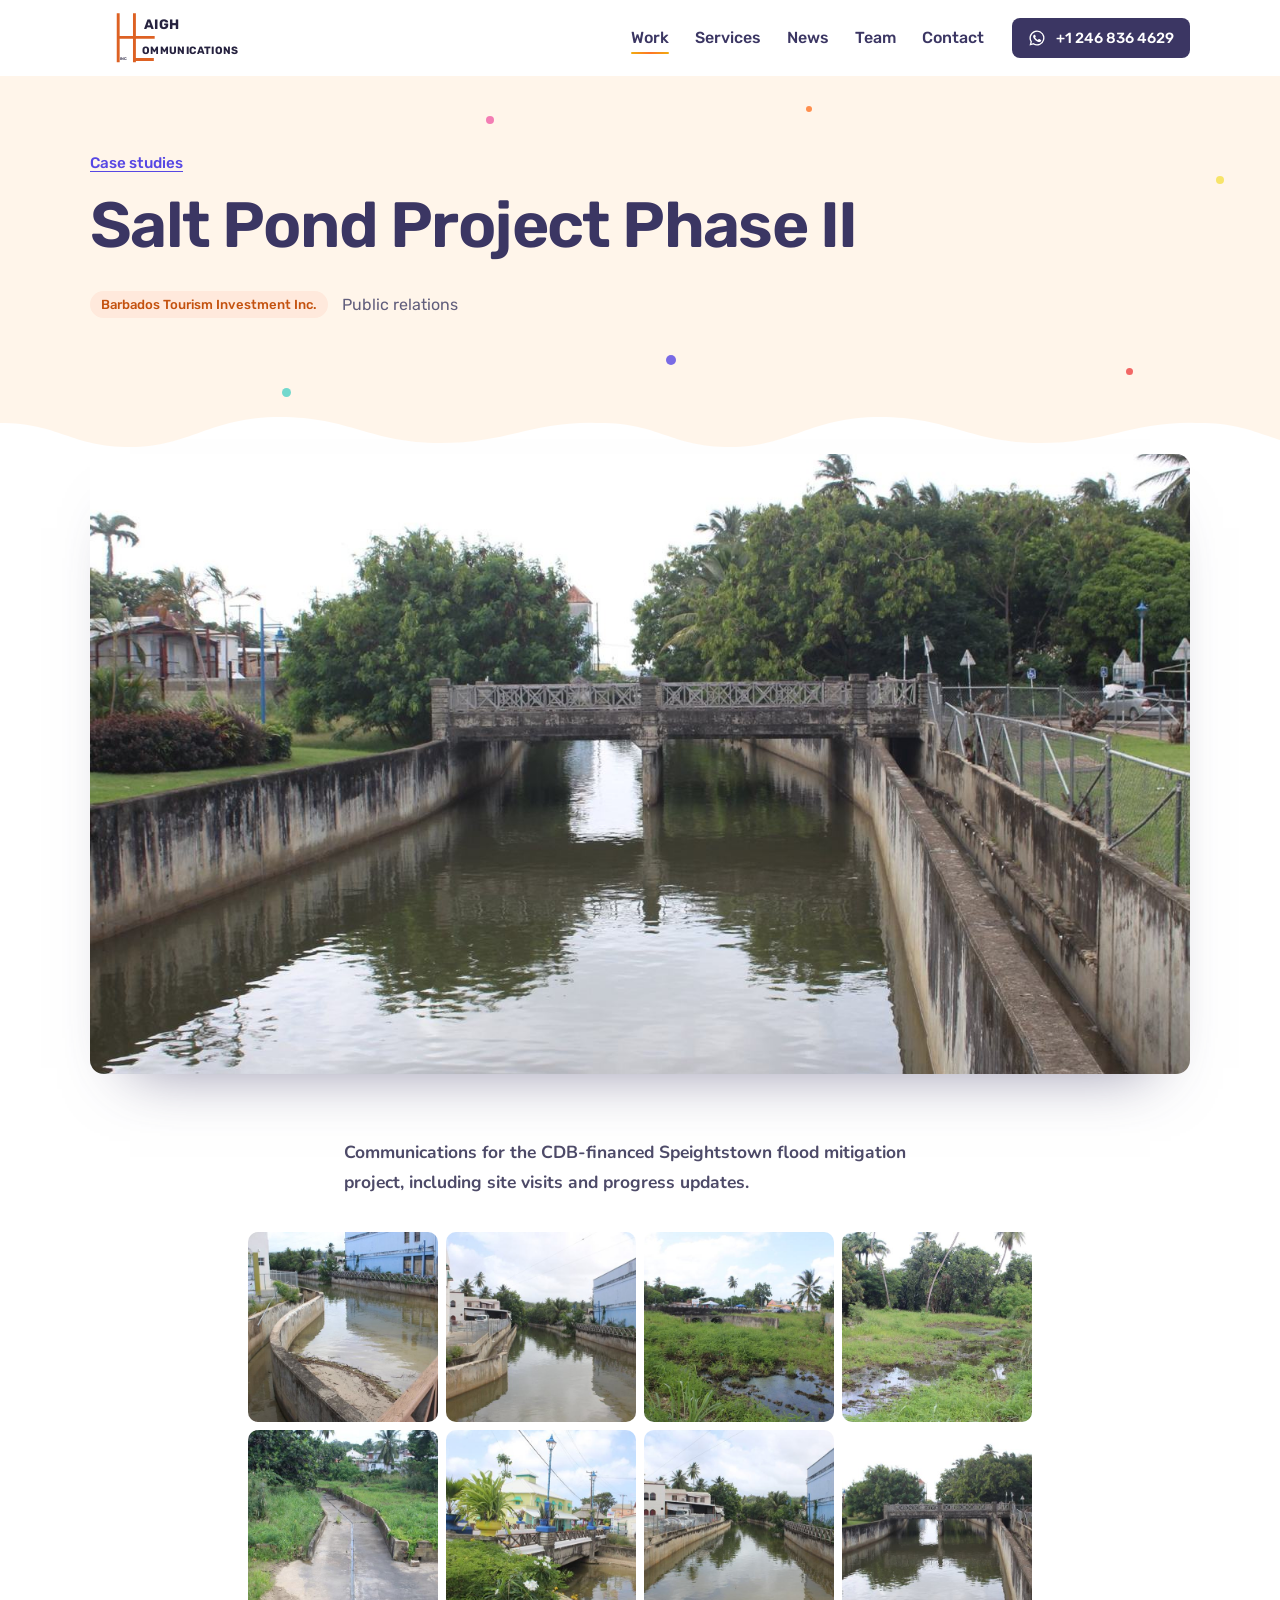
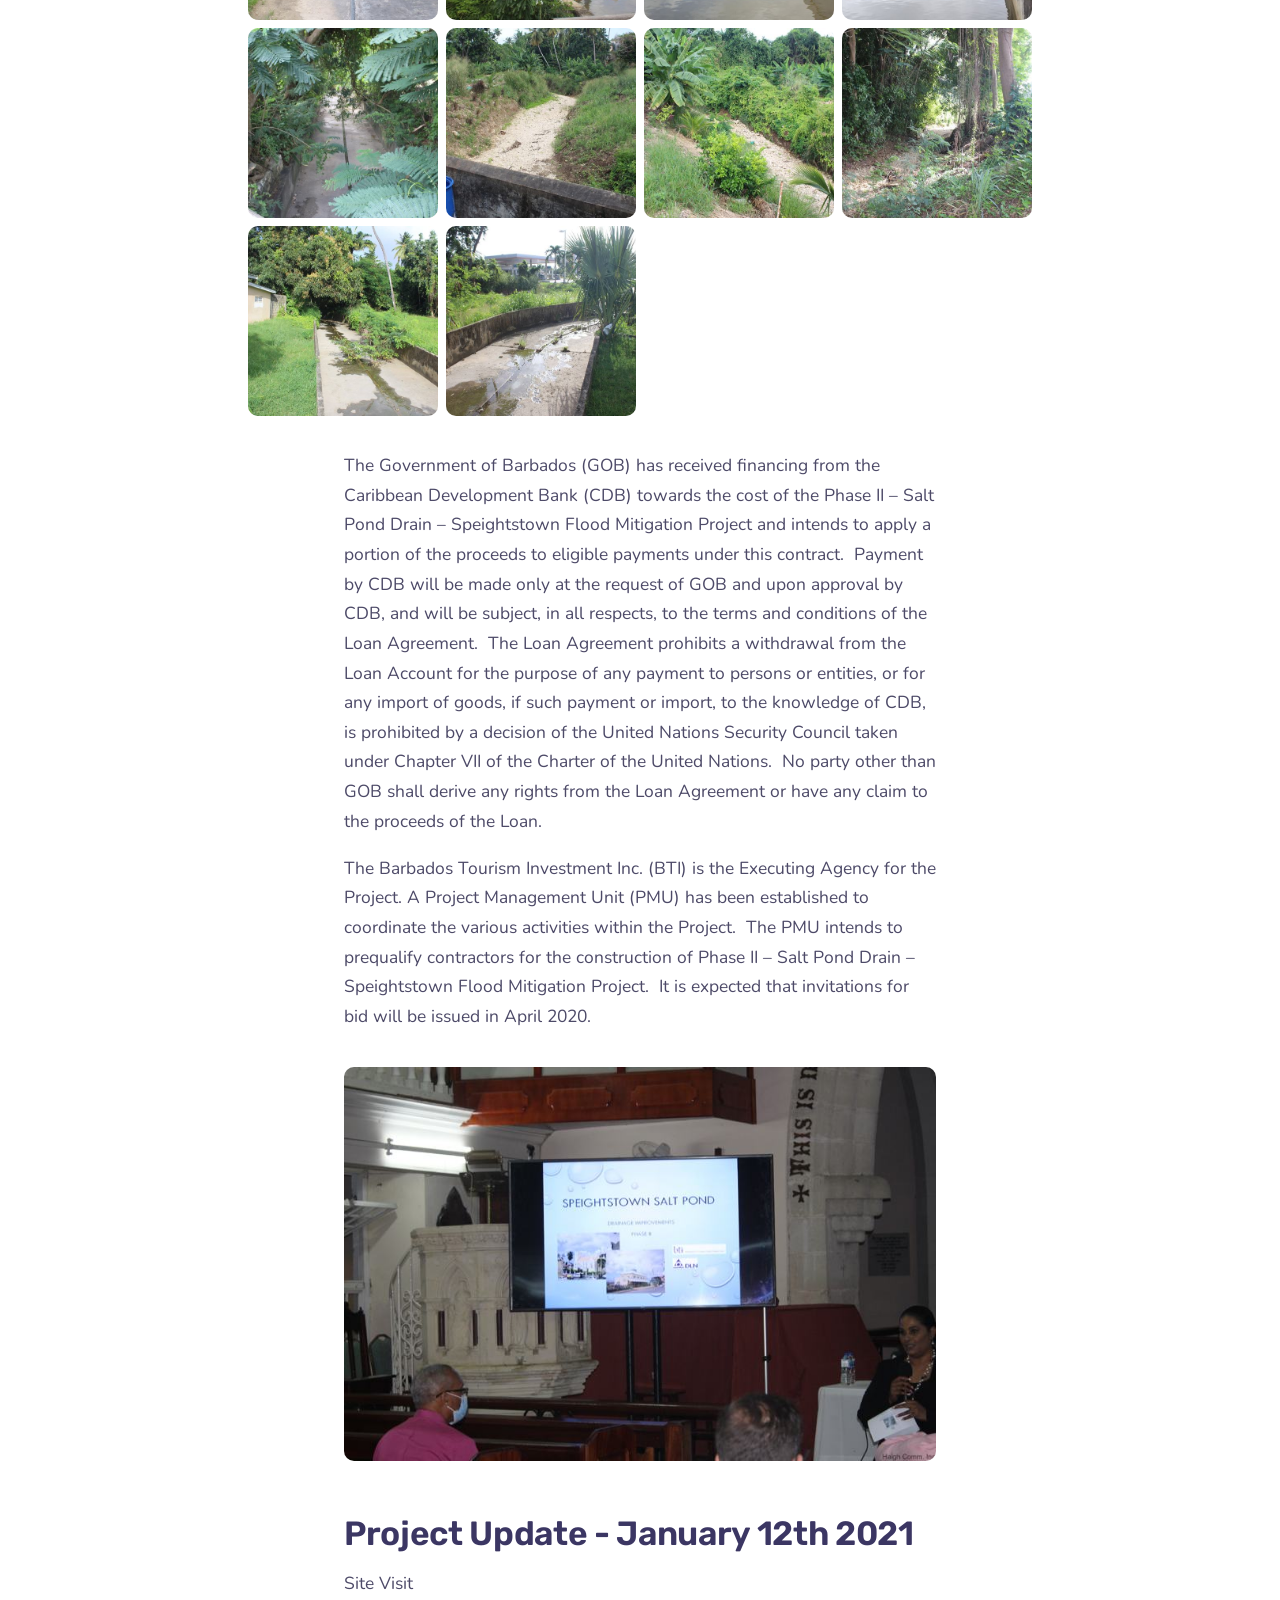
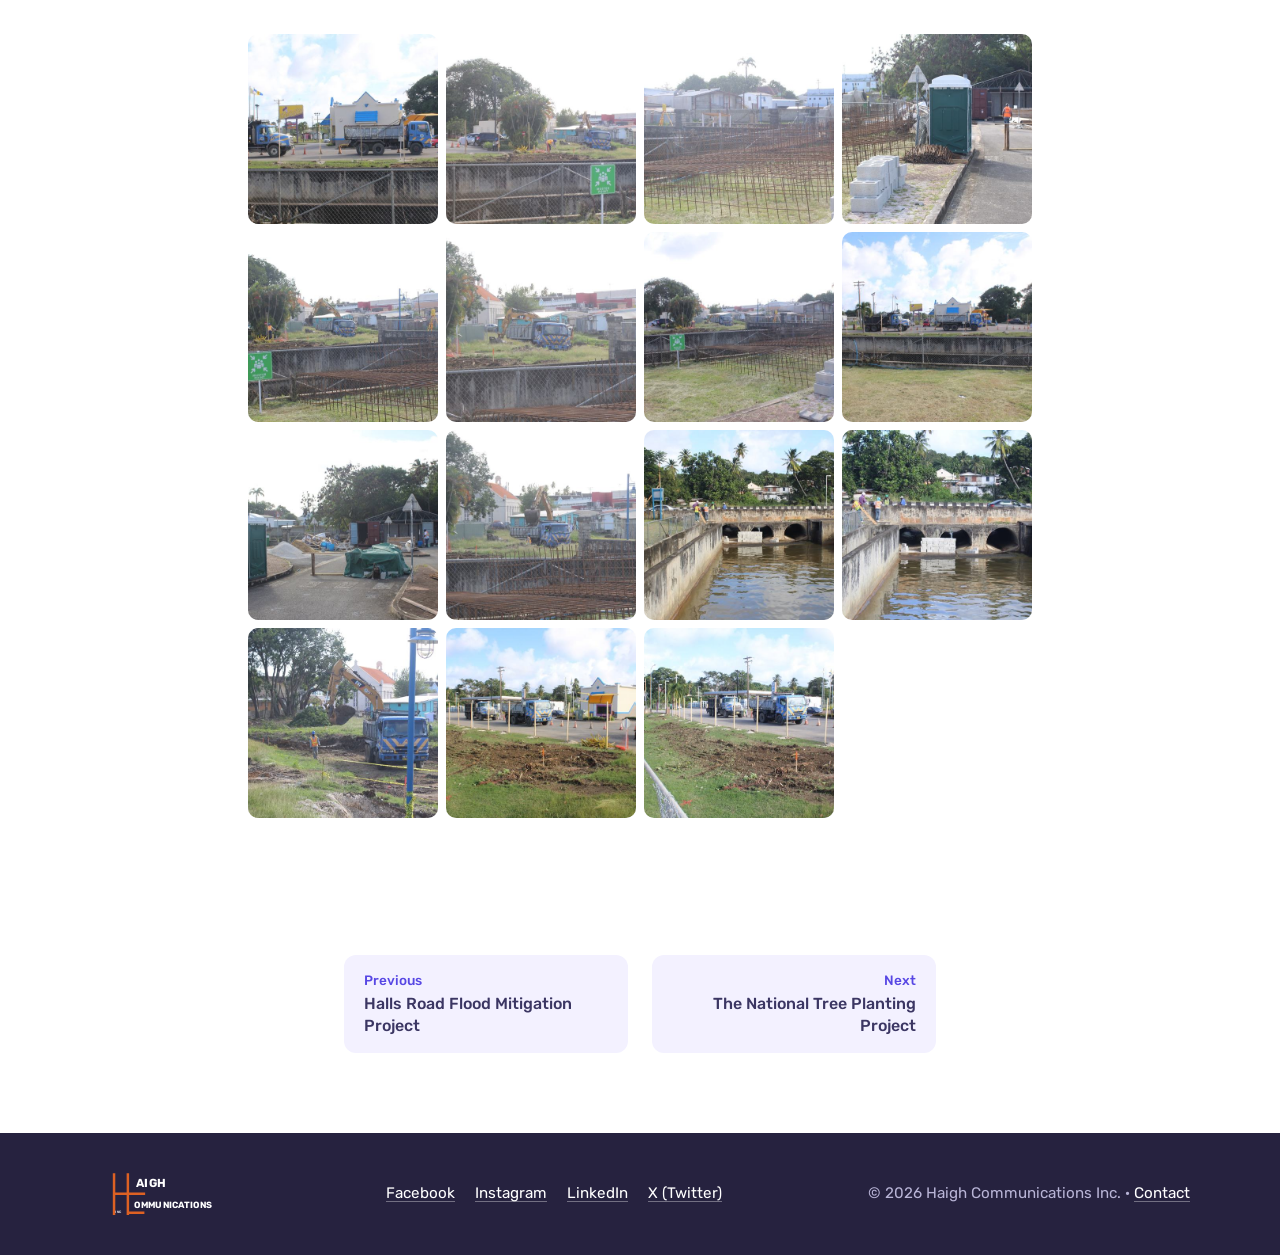
<file: portfolio/salt-pond-project-phase-ii/index.html>
<!doctype html>
<html lang="en">
<head>
<meta charset="utf-8">
<meta name="viewport" content="width=device-width, initial-scale=1">
<title>Salt Pond Project Phase II – Haigh Communications</title>
<meta name="description" content="Communications for the CDB-financed Speightstown flood mitigation project, including site visits and progress updates.">
<link rel="canonical" href="https://haigh.group/portfolio/salt-pond-project-phase-ii/">
<meta property="og:type" content="website">
<meta property="og:site_name" content="Haigh Communications Inc">
<meta property="og:title" content="Salt Pond Project Phase II">
<meta property="og:description" content="Communications for the CDB-financed Speightstown flood mitigation project, including site visits and progress updates.">
<meta property="og:url" content="https://haigh.group/portfolio/salt-pond-project-phase-ii/">
<meta property="og:image" content="https://haigh.group/assets/img/2021-02-img-1882.jpg">
<meta name="twitter:card" content="summary_large_image">
<meta name="twitter:site" content="@HaighComm">
<meta name="theme-color" content="#3b3663">
<link rel="icon" href="../../assets/img/favicon.svg" type="image/svg+xml">
<link rel="preload" href="../../assets/fonts/rubik-wght.woff2" as="font" type="font/woff2" crossorigin>
<link rel="stylesheet" href="../../assets/css/site.css">
<script defer src="../../assets/js/site.js"></script>
</head>
<body>
<a class="skip" href="#main">Skip to content</a>
<header class="site-head">
  <div class="wrap">
    <a class="logo" href="../../index.html"><svg viewBox="0 0 206 58" role="img" aria-label="Haigh Communications"><g class="bars" stroke-width="3.4" fill="none" stroke-linecap="square">
<path d="M33 2v24M33 31v25M52 2v54M33 28.5h41M52 54.5h21"/></g>
<g fill="currentColor" font-family="Rubik, 'Century Gothic', sans-serif" font-weight="700">
<text x="63" y="19" font-size="16" letter-spacing=".6">AIGH</text>
<text x="61" y="48.5" font-size="12.4" letter-spacing=".4">OMMUNICATIONS</text>
<text x="35" y="55" font-size="4.6" font-weight="500" letter-spacing=".3">INC</text></g></svg></a>
    <button class="menu-btn" aria-controls="nav" aria-expanded="false" aria-label="Open menu"><svg viewBox="0 0 24 24" aria-hidden="true"><path stroke="currentColor" stroke-width="2" d="M3 7h18M3 12h18M3 17h18"/></svg></button>
    <nav id="nav" class="nav" aria-label="Main"><a href="../../our-case-studies/index.html" aria-current="page">Work</a><a href="../../index.html#services">Services</a><a href="../../blog/index.html">News</a><a href="../../index.html#team">Team</a><a href="../../index.html#contact">Contact</a></nav>
    <a class="btn dark head-cta" href="https://wa.me/12468364629"><svg viewBox="0 0 24 24" aria-hidden="true"><path fill="currentColor" d="M12 2a10 10 0 0 0-8.6 15.1L2 22l5-1.3A10 10 0 1 0 12 2zm0 18.2a8.2 8.2 0 0 1-4.2-1.2l-.3-.2-3 .8.8-2.9-.2-.3A8.2 8.2 0 1 1 12 20.2zm4.5-6.1c-.2-.1-1.5-.7-1.7-.8s-.4-.1-.6.1-.6.8-.8 1-.3.2-.5.1a6.7 6.7 0 0 1-3.3-2.9c-.3-.4.3-.4.7-1.4.1-.2 0-.3 0-.4l-.8-1.8c-.2-.5-.4-.4-.6-.4h-.5a1 1 0 0 0-.7.3 3 3 0 0 0-.9 2.2 5.2 5.2 0 0 0 1.1 2.7 11.8 11.8 0 0 0 4.5 4c1.7.7 2.3.8 3.2.6a2.7 2.7 0 0 0 1.8-1.3 2.2 2.2 0 0 0 .1-1.3c0-.1-.2-.2-.5-.3z"/></svg>+1 246 836 4629</a>
  </div>
</header>
<main id="main">

<section class="page-head"><div class="dots" aria-hidden="true"><i></i><i></i><i></i><i></i><i></i><i></i><i></i><i></i></div><div class="wrap">
<div class="crumb"><a href="../../our-case-studies/index.html">Case studies</a></div>
<h1>Salt Pond Project Phase II</h1><div class="meta"><strong>Barbados Tourism Investment Inc.</strong><span>Public relations</span></div>
</div></section>
<div class="cover"><img src="../../assets/img/2021-02-img-1882.jpg" srcset="../../assets/img/2021-02-img-1882-sm.jpg 720w, ../../assets/img/2021-02-img-1882.jpg 1400w" sizes="(max-width: 1180px) 100vw, 1180px" width="1400" height="934" alt="" fetchpriority="high"></div>
<article class="prose">
<p><strong>Communications for the CDB-financed Speightstown flood mitigation project, including site visits and progress updates.</strong></p>
<div class="gallery"><a href="../../assets/img/2021-02-img-1856.jpg"><img src="../../assets/img/2021-02-img-1856-sm.jpg" alt="Project photo" loading="lazy" decoding="async"></a><a href="../../assets/img/2021-02-img-1857.jpg"><img src="../../assets/img/2021-02-img-1857-sm.jpg" alt="Project photo" loading="lazy" decoding="async"></a><a href="../../assets/img/2021-02-img-1893.jpg"><img src="../../assets/img/2021-02-img-1893-sm.jpg" alt="Project photo" loading="lazy" decoding="async"></a><a href="../../assets/img/2021-02-img-1892.jpg"><img src="../../assets/img/2021-02-img-1892-sm.jpg" alt="Project photo" loading="lazy" decoding="async"></a><a href="../../assets/img/2021-02-img-1885.jpg"><img src="../../assets/img/2021-02-img-1885-sm.jpg" alt="Project photo" loading="lazy" decoding="async"></a><a href="../../assets/img/2021-02-img-1872.jpg"><img src="../../assets/img/2021-02-img-1872-sm.jpg" alt="Project photo" loading="lazy" decoding="async"></a><a href="../../assets/img/2021-02-img-1861.jpg"><img src="../../assets/img/2021-02-img-1861-sm.jpg" alt="Project photo" loading="lazy" decoding="async"></a><a href="../../assets/img/2021-02-img-1882.jpg"><img src="../../assets/img/2021-02-img-1882-sm.jpg" alt="Project photo" loading="lazy" decoding="async"></a><a href="../../assets/img/2021-02-img-1901.jpg"><img src="../../assets/img/2021-02-img-1901-sm.jpg" alt="Project photo" loading="lazy" decoding="async"></a><a href="../../assets/img/2021-02-img-1904.jpg"><img src="../../assets/img/2021-02-img-1904-sm.jpg" alt="Project photo" loading="lazy" decoding="async"></a><a href="../../assets/img/2021-02-img-1913.jpg"><img src="../../assets/img/2021-02-img-1913-sm.jpg" alt="Project photo" loading="lazy" decoding="async"></a><a href="../../assets/img/2021-02-img-1921.jpg"><img src="../../assets/img/2021-02-img-1921-sm.jpg" alt="Project photo" loading="lazy" decoding="async"></a><a href="../../assets/img/2021-02-img-1933.jpg"><img src="../../assets/img/2021-02-img-1933-sm.jpg" alt="Project photo" loading="lazy" decoding="async"></a><a href="../../assets/img/2021-02-img-1935.jpg"><img src="../../assets/img/2021-02-img-1935-sm.jpg" alt="Project photo" loading="lazy" decoding="async"></a></div>
<p>The Government of Barbados (GOB) has received financing from the Caribbean Development Bank (CDB) towards the cost of the Phase II – Salt Pond Drain – Speightstown Flood Mitigation Project and intends to apply a portion of the proceeds to eligible payments under this contract.  Payment by CDB will be made only at the request of GOB and upon approval by CDB, and will be subject, in all respects, to the terms and conditions of the Loan Agreement.  The Loan Agreement prohibits a withdrawal from the Loan Account for the purpose of any payment to persons or entities, or for any import of goods, if such payment or import, to the knowledge of CDB, is prohibited by a decision of the United Nations Security Council taken under Chapter VII of the Charter of the United Nations.  No party other than GOB shall derive any rights from the Loan Agreement or have any claim to the proceeds of the Loan.</p>
<p>The Barbados Tourism Investment Inc. (BTI) is the Executing Agency for the Project. A Project Management Unit (PMU) has been established to coordinate the various activities within the Project.  The PMU intends to prequalify contractors for the construction of Phase II – Salt Pond Drain – Speightstown Flood Mitigation Project.  It is expected that invitations for bid will be issued in April 2020.</p>
<figure><img src="../../assets/img/2021-02-img-1941.jpg" srcset="../../assets/img/2021-02-img-1941-sm.jpg 720w, ../../assets/img/2021-02-img-1941.jpg 1400w" sizes="(max-width: 700px) 100vw, 672px" width="1400" height="933" alt="" loading="lazy" decoding="async"></figure>
<h2>Project Update - January 12th 2021</h2>
<p>Site Visit</p>
<div class="gallery"><a href="../../assets/img/2021-02-img-2193.jpg"><img src="../../assets/img/2021-02-img-2193-sm.jpg" alt="Project photo" loading="lazy" decoding="async"></a><a href="../../assets/img/2021-02-img-2194.jpg"><img src="../../assets/img/2021-02-img-2194-sm.jpg" alt="Project photo" loading="lazy" decoding="async"></a><a href="../../assets/img/2021-02-img-2195.jpg"><img src="../../assets/img/2021-02-img-2195-sm.jpg" alt="Project photo" loading="lazy" decoding="async"></a><a href="../../assets/img/2021-02-img-2196.jpg"><img src="../../assets/img/2021-02-img-2196-sm.jpg" alt="Project photo" loading="lazy" decoding="async"></a><a href="../../assets/img/2021-02-img-2197.jpg"><img src="../../assets/img/2021-02-img-2197-sm.jpg" alt="Project photo" loading="lazy" decoding="async"></a><a href="../../assets/img/2021-02-img-2198.jpg"><img src="../../assets/img/2021-02-img-2198-sm.jpg" alt="Project photo" loading="lazy" decoding="async"></a><a href="../../assets/img/2021-02-img-2199.jpg"><img src="../../assets/img/2021-02-img-2199-sm.jpg" alt="Project photo" loading="lazy" decoding="async"></a><a href="../../assets/img/2021-02-img-2200.jpg"><img src="../../assets/img/2021-02-img-2200-sm.jpg" alt="Project photo" loading="lazy" decoding="async"></a><a href="../../assets/img/2021-02-img-2201.jpg"><img src="../../assets/img/2021-02-img-2201-sm.jpg" alt="Project photo" loading="lazy" decoding="async"></a><a href="../../assets/img/2021-02-img-2202.jpg"><img src="../../assets/img/2021-02-img-2202-sm.jpg" alt="Project photo" loading="lazy" decoding="async"></a><a href="../../assets/img/2021-02-img-2203.jpg"><img src="../../assets/img/2021-02-img-2203-sm.jpg" alt="Project photo" loading="lazy" decoding="async"></a><a href="../../assets/img/2021-02-img-2204.jpg"><img src="../../assets/img/2021-02-img-2204-sm.jpg" alt="Project photo" loading="lazy" decoding="async"></a><a href="../../assets/img/2021-02-img-2205.jpg"><img src="../../assets/img/2021-02-img-2205-sm.jpg" alt="Project photo" loading="lazy" decoding="async"></a><a href="../../assets/img/2021-02-img-2206.jpg"><img src="../../assets/img/2021-02-img-2206-sm.jpg" alt="Project photo" loading="lazy" decoding="async"></a><a href="../../assets/img/2021-02-img-2207.jpg"><img src="../../assets/img/2021-02-img-2207-sm.jpg" alt="Project photo" loading="lazy" decoding="async"></a></div>
</article>
<nav class="pager" aria-label="More case studies"><a href="../halls-road-case-study/index.html"><span>Previous</span>Halls Road Flood Mitigation Project</a><a href="../the-national-tree-planting-project/index.html"><span>Next</span>The National Tree Planting Project</a></nav>
</main>
<footer class="site-foot plain">
  <div class="wrap">
    <a class="logo" href="../../index.html"><svg viewBox="0 0 206 58" role="img" aria-label="Haigh Communications"><g class="bars" stroke-width="3.4" fill="none" stroke-linecap="square">
<path d="M33 2v24M33 31v25M52 2v54M33 28.5h41M52 54.5h21"/></g>
<g fill="currentColor" font-family="Rubik, 'Century Gothic', sans-serif" font-weight="700">
<text x="63" y="19" font-size="16" letter-spacing=".6">AIGH</text>
<text x="61" y="48.5" font-size="12.4" letter-spacing=".4">OMMUNICATIONS</text>
<text x="35" y="55" font-size="4.6" font-weight="500" letter-spacing=".3">INC</text></g></svg></a>
    <div class="social"><a href="https://www.facebook.com/haighcommunications">Facebook</a><a href="https://www.instagram.com/haighcommbb/">Instagram</a><a href="https://www.linkedin.com/company/haigh-communications/about/">LinkedIn</a><a href="https://twitter.com/HaighComm">X (Twitter)</a></div>
    <div>© 2026 Haigh Communications Inc. · <a href="../../index.html#contact">Contact</a></div>
  </div>
</footer>
</body>
</html>
</file>
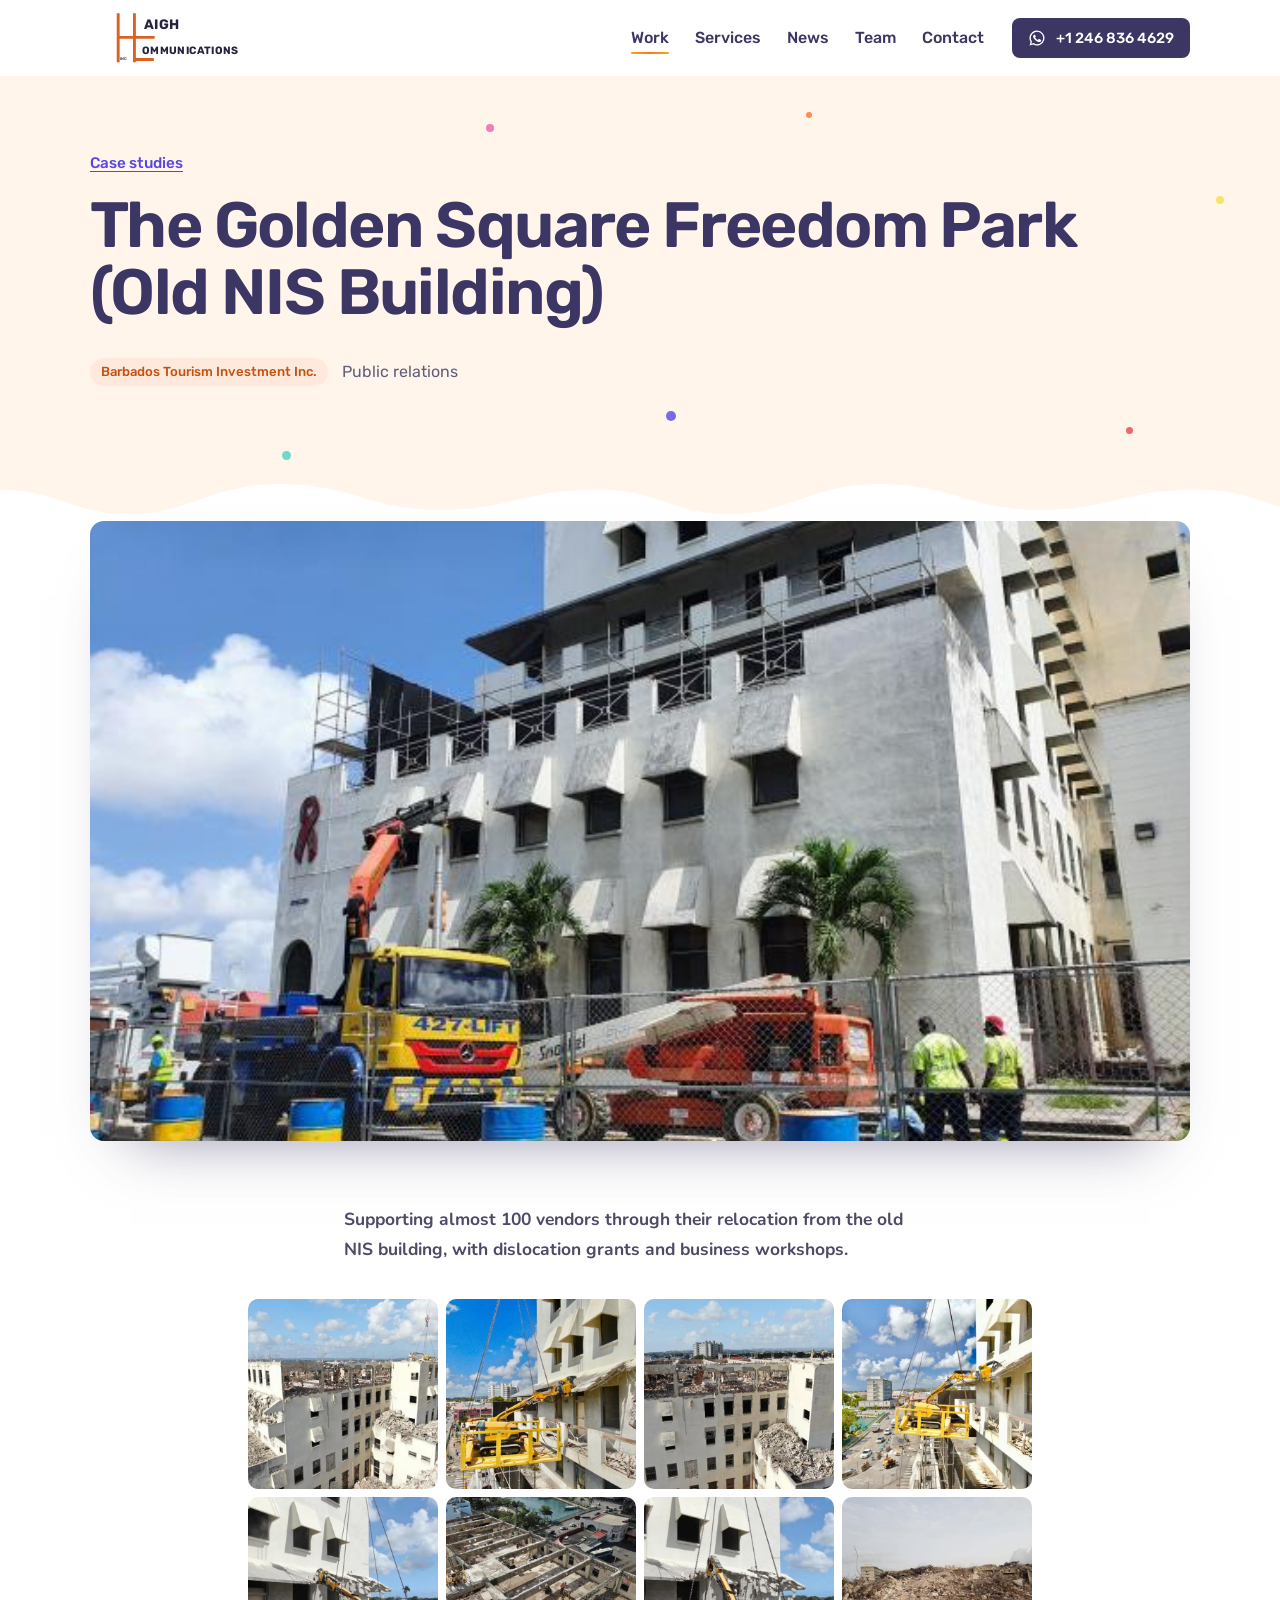
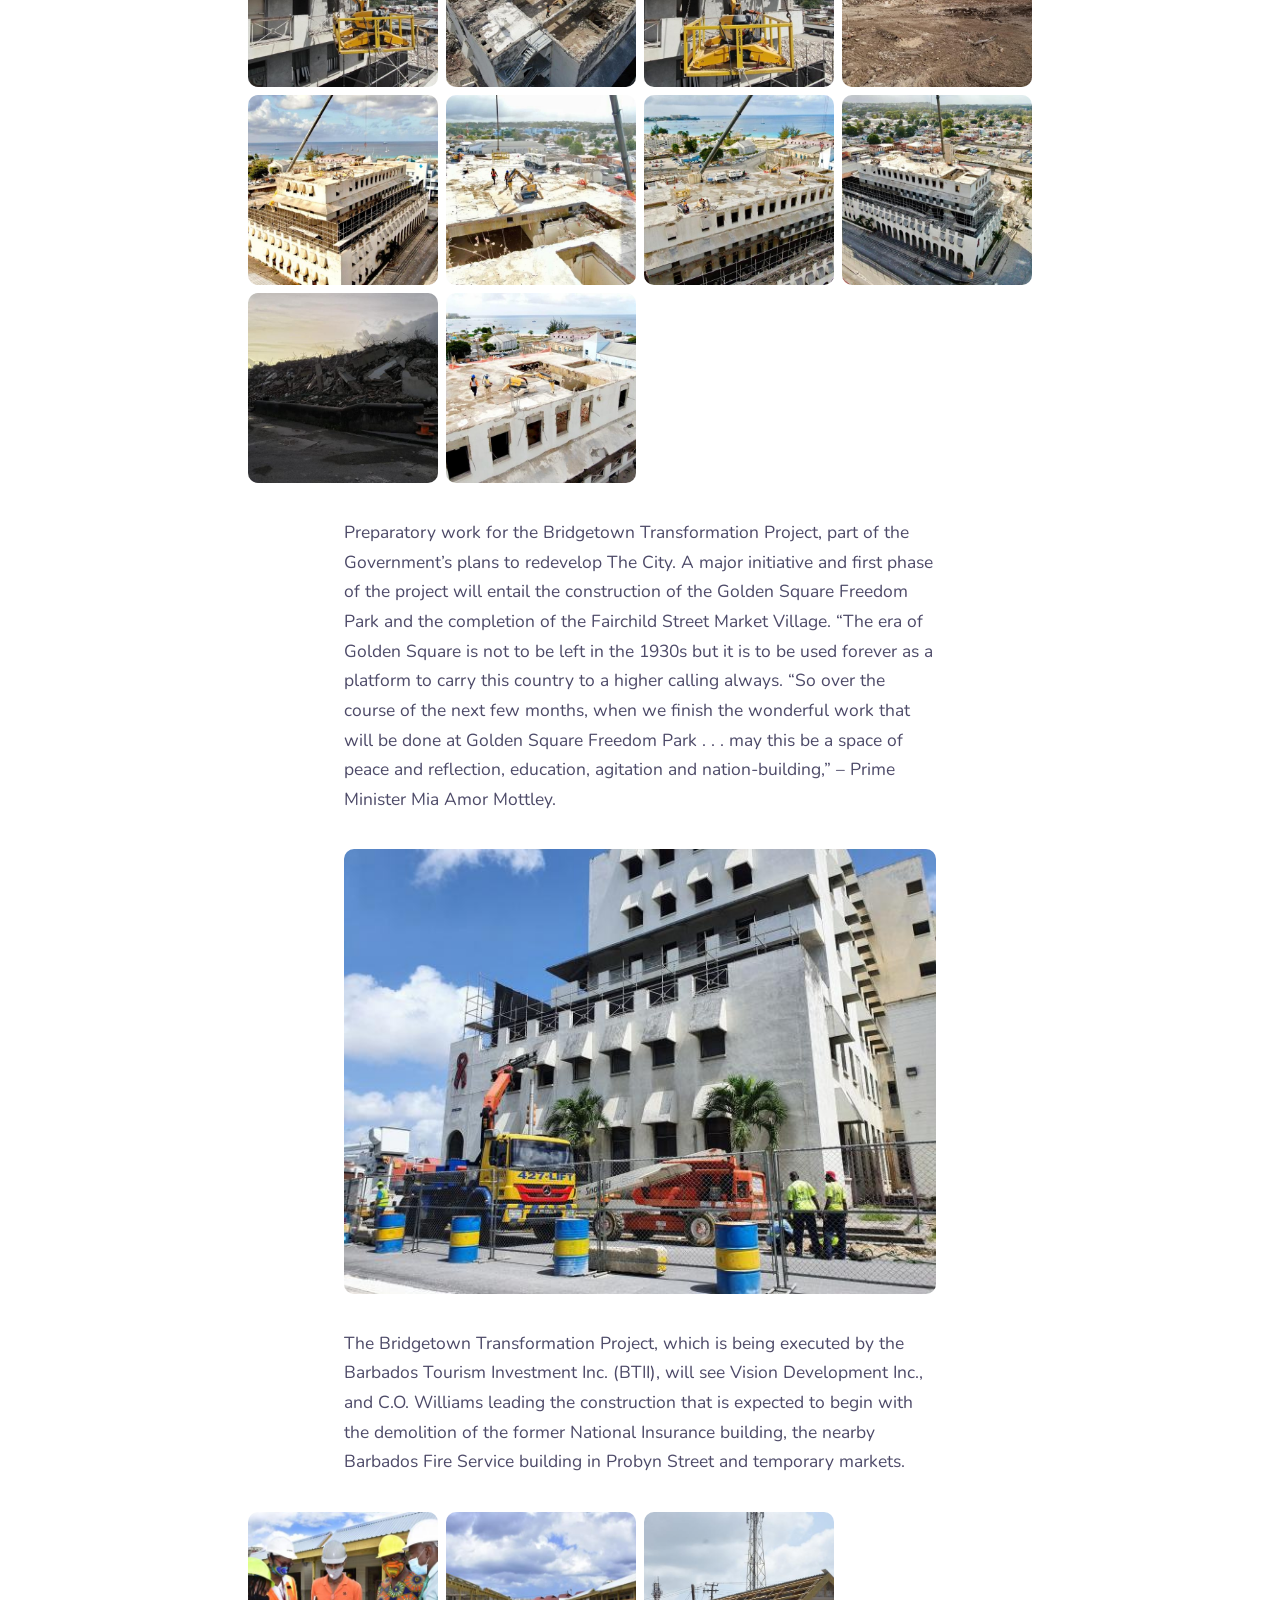
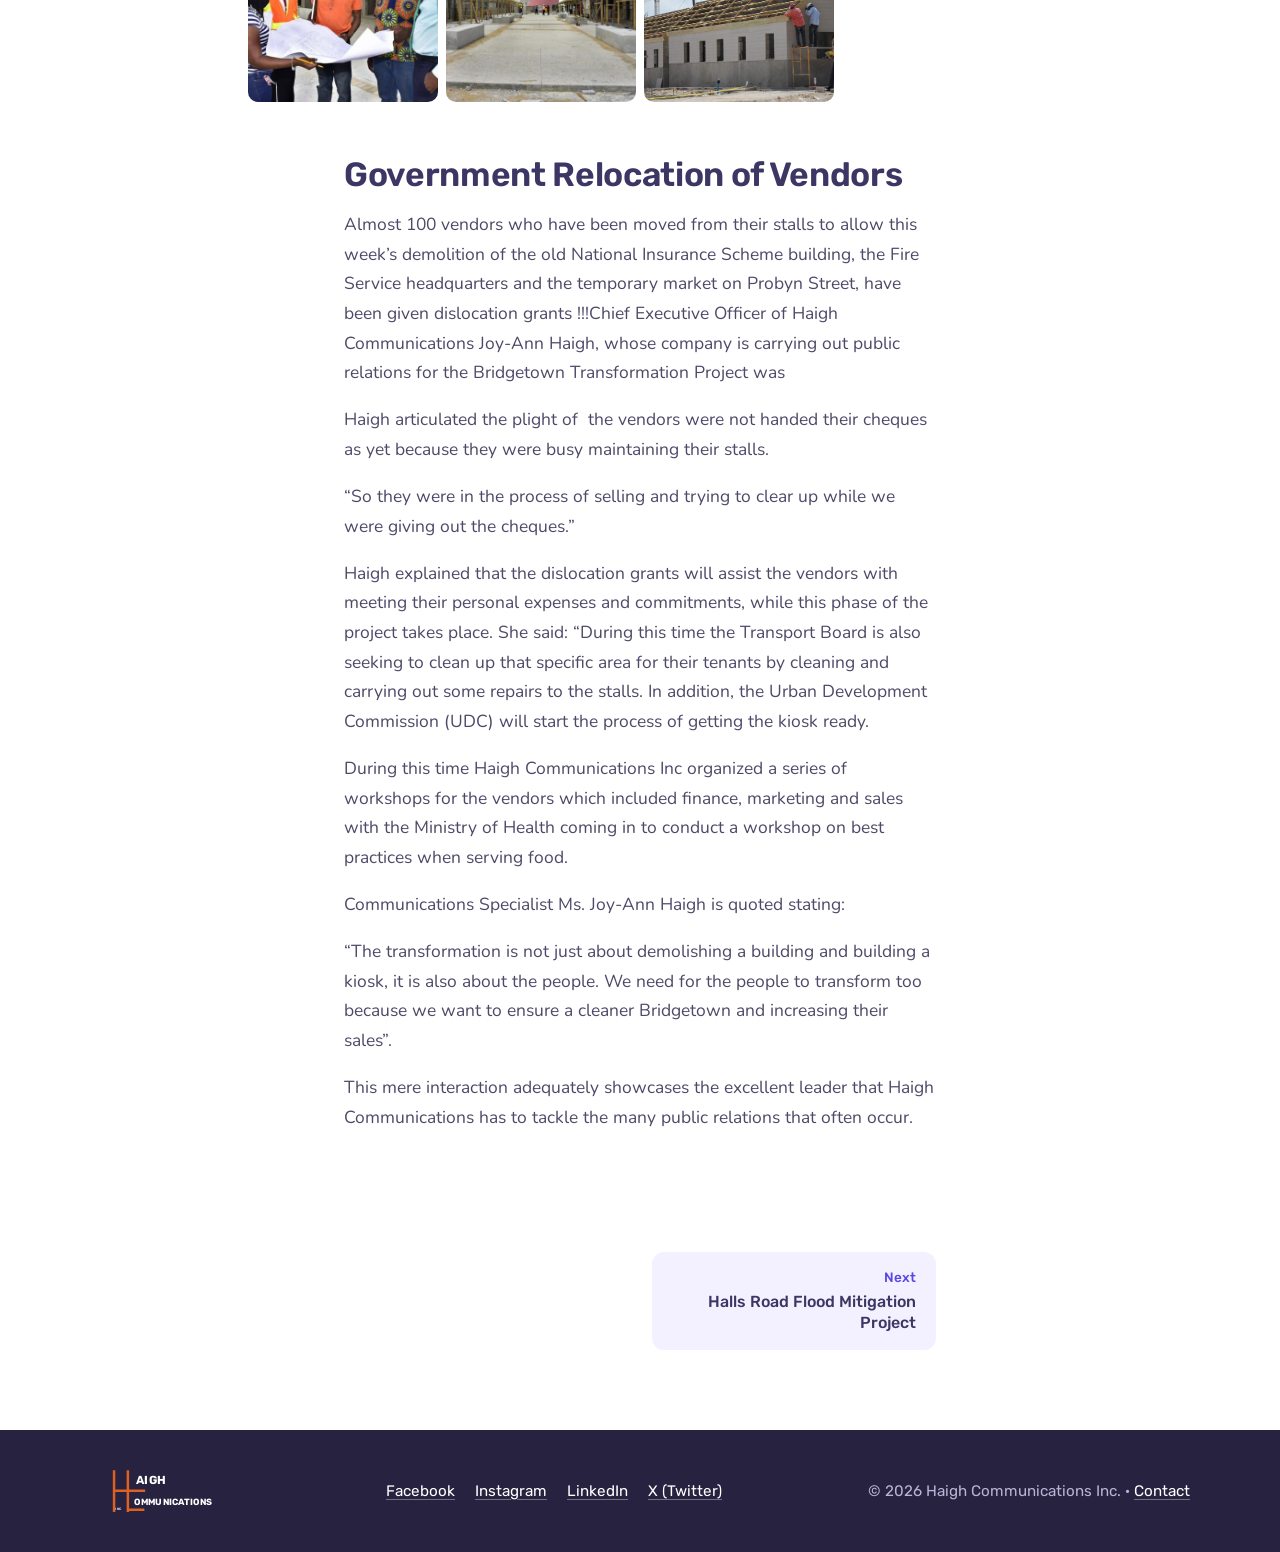
<file: portfolio/the-golden-square-freedom-park/index.html>
<!doctype html>
<html lang="en">
<head>
<meta charset="utf-8">
<meta name="viewport" content="width=device-width, initial-scale=1">
<title>The Golden Square Freedom Park (Old NIS Building) – Haigh Communications</title>
<meta name="description" content="Supporting almost 100 vendors through their relocation from the old NIS building, with dislocation grants and business workshops.">
<link rel="canonical" href="https://haigh.group/portfolio/the-golden-square-freedom-park/">
<meta property="og:type" content="website">
<meta property="og:site_name" content="Haigh Communications Inc">
<meta property="og:title" content="The Golden Square Freedom Park (Old NIS Building)">
<meta property="og:description" content="Supporting almost 100 vendors through their relocation from the old NIS building, with dislocation grants and business workshops.">
<meta property="og:url" content="https://haigh.group/portfolio/the-golden-square-freedom-park/">
<meta property="og:image" content="https://haigh.group/assets/img/workers-from-the-ministry-of-transport-works-and-maintenance.jpg">
<meta name="twitter:card" content="summary_large_image">
<meta name="twitter:site" content="@HaighComm">
<meta name="theme-color" content="#3b3663">
<link rel="icon" href="../../assets/img/favicon.svg" type="image/svg+xml">
<link rel="preload" href="../../assets/fonts/rubik-wght.woff2" as="font" type="font/woff2" crossorigin>
<link rel="stylesheet" href="../../assets/css/site.css">
<script defer src="../../assets/js/site.js"></script>
</head>
<body>
<a class="skip" href="#main">Skip to content</a>
<header class="site-head">
  <div class="wrap">
    <a class="logo" href="../../index.html"><svg viewBox="0 0 206 58" role="img" aria-label="Haigh Communications"><g class="bars" stroke-width="3.4" fill="none" stroke-linecap="square">
<path d="M33 2v24M33 31v25M52 2v54M33 28.5h41M52 54.5h21"/></g>
<g fill="currentColor" font-family="Rubik, 'Century Gothic', sans-serif" font-weight="700">
<text x="63" y="19" font-size="16" letter-spacing=".6">AIGH</text>
<text x="61" y="48.5" font-size="12.4" letter-spacing=".4">OMMUNICATIONS</text>
<text x="35" y="55" font-size="4.6" font-weight="500" letter-spacing=".3">INC</text></g></svg></a>
    <button class="menu-btn" aria-controls="nav" aria-expanded="false" aria-label="Open menu"><svg viewBox="0 0 24 24" aria-hidden="true"><path stroke="currentColor" stroke-width="2" d="M3 7h18M3 12h18M3 17h18"/></svg></button>
    <nav id="nav" class="nav" aria-label="Main"><a href="../../our-case-studies/index.html" aria-current="page">Work</a><a href="../../index.html#services">Services</a><a href="../../blog/index.html">News</a><a href="../../index.html#team">Team</a><a href="../../index.html#contact">Contact</a></nav>
    <a class="btn dark head-cta" href="https://wa.me/12468364629"><svg viewBox="0 0 24 24" aria-hidden="true"><path fill="currentColor" d="M12 2a10 10 0 0 0-8.6 15.1L2 22l5-1.3A10 10 0 1 0 12 2zm0 18.2a8.2 8.2 0 0 1-4.2-1.2l-.3-.2-3 .8.8-2.9-.2-.3A8.2 8.2 0 1 1 12 20.2zm4.5-6.1c-.2-.1-1.5-.7-1.7-.8s-.4-.1-.6.1-.6.8-.8 1-.3.2-.5.1a6.7 6.7 0 0 1-3.3-2.9c-.3-.4.3-.4.7-1.4.1-.2 0-.3 0-.4l-.8-1.8c-.2-.5-.4-.4-.6-.4h-.5a1 1 0 0 0-.7.3 3 3 0 0 0-.9 2.2 5.2 5.2 0 0 0 1.1 2.7 11.8 11.8 0 0 0 4.5 4c1.7.7 2.3.8 3.2.6a2.7 2.7 0 0 0 1.8-1.3 2.2 2.2 0 0 0 .1-1.3c0-.1-.2-.2-.5-.3z"/></svg>+1 246 836 4629</a>
  </div>
</header>
<main id="main">

<section class="page-head"><div class="dots" aria-hidden="true"><i></i><i></i><i></i><i></i><i></i><i></i><i></i><i></i></div><div class="wrap">
<div class="crumb"><a href="../../our-case-studies/index.html">Case studies</a></div>
<h1>The Golden Square Freedom Park (Old NIS Building)</h1><div class="meta"><strong>Barbados Tourism Investment Inc.</strong><span>Public relations</span></div>
</div></section>
<div class="cover"><img src="../../assets/img/workers-from-the-ministry-of-transport-works-and-maintenance.jpg" srcset="../../assets/img/workers-from-the-ministry-of-transport-works-and-maintenance-sm.jpg 618w, ../../assets/img/workers-from-the-ministry-of-transport-works-and-maintenance.jpg 618w" sizes="(max-width: 1180px) 100vw, 1180px" width="618" height="464" alt="" fetchpriority="high"></div>
<article class="prose">
<p><strong>Supporting almost 100 vendors through their relocation from the old NIS building, with dislocation grants and business workshops.</strong></p>
<div class="gallery"><a href="../../assets/img/85221092-132664634933283-685926807114874880-n-13266463159995.jpg"><img src="../../assets/img/85221092-132664634933283-685926807114874880-n-13266463159995-sm.jpg" alt="85221092_132664634933283_685926807114874880_n_132664631599950" loading="lazy" decoding="async"></a><a href="../../assets/img/86796173-128876305312116-529531766373875712-n-12887630197878.jpg"><img src="../../assets/img/86796173-128876305312116-529531766373875712-n-12887630197878-sm.jpg" alt="86796173_128876305312116_529531766373875712_n_128876301978783" loading="lazy" decoding="async"></a><a href="../../assets/img/87056738-132664708266609-7555820060418244608-n-1326647049332.jpg"><img src="../../assets/img/87056738-132664708266609-7555820060418244608-n-1326647049332-sm.jpg" alt="87056738_132664708266609_7555820060418244608_n_132664704933276" loading="lazy" decoding="async"></a><a href="../../assets/img/87177271-128876315312115-462977129248718848-n-12887630864544.jpg"><img src="../../assets/img/87177271-128876315312115-462977129248718848-n-12887630864544-sm.jpg" alt="87177271_128876315312115_462977129248718848_n_128876308645449" loading="lazy" decoding="async"></a><a href="../../assets/img/87297042-128876345312112-356274941726818304-n-12887634197877.jpg"><img src="../../assets/img/87297042-128876345312112-356274941726818304-n-12887634197877-sm.jpg" alt="87297042_128876345312112_356274941726818304_n_128876341978779" loading="lazy" decoding="async"></a><a href="../../assets/img/87363016-132664678266612-2274959119158870016-n-1326646749332.jpg"><img src="../../assets/img/87363016-132664678266612-2274959119158870016-n-1326646749332-sm.jpg" alt="87363016_132664678266612_2274959119158870016_n_132664674933279" loading="lazy" decoding="async"></a><a href="../../assets/img/87367555-128876351978778-6051093661427433472-n-1288763486454.jpg"><img src="../../assets/img/87367555-128876351978778-6051093661427433472-n-1288763486454-sm.jpg" alt="87367555_128876351978778_6051093661427433472_n_128876348645445" loading="lazy" decoding="async"></a><a href="../../assets/img/87848692-133823744817372-6246646219653775360-n-1338237414840.jpg"><img src="../../assets/img/87848692-133823744817372-6246646219653775360-n-1338237414840-sm.jpg" alt="87848692_133823744817372_6246646219653775360_n_133823741484039" loading="lazy" decoding="async"></a><a href="../../assets/img/87987865-132146074985139-1594170626233335808-n-1321460716518.jpg"><img src="../../assets/img/87987865-132146074985139-1594170626233335808-n-1321460716518-sm.jpg" alt="87987865_132146074985139_1594170626233335808_n_132146071651806" loading="lazy" decoding="async"></a><a href="../../assets/img/88011729-132146141651799-5258570683763392512-n-1321461349851.jpg"><img src="../../assets/img/88011729-132146141651799-5258570683763392512-n-1321461349851-sm.jpg" alt="88011729_132146141651799_5258570683763392512_n_132146134985133" loading="lazy" decoding="async"></a><a href="../../assets/img/88011920-132146104985136-9137886377889759232-n-1321461016518.jpg"><img src="../../assets/img/88011920-132146104985136-9137886377889759232-n-1321461016518-sm.jpg" alt="88011920_132146104985136_9137886377889759232_n_132146101651803" loading="lazy" decoding="async"></a><a href="../../assets/img/88099447-132146064985140-7518582509278330880-n-1321460616518.jpg"><img src="../../assets/img/88099447-132146064985140-7518582509278330880-n-1321460616518-sm.jpg" alt="88099447_132146064985140_7518582509278330880_n_132146061651807" loading="lazy" decoding="async"></a><a href="../../assets/img/88426595-133823691484044-2877735999373312000-n-1338236881507.jpg"><img src="../../assets/img/88426595-133823691484044-2877735999373312000-n-1338236881507-sm.jpg" alt="88426595_133823691484044_2877735999373312000_n_133823688150711" loading="lazy" decoding="async"></a><a href="../../assets/img/88979949-132146111651802-2459054031784378368-n-1321461083184.jpg"><img src="../../assets/img/88979949-132146111651802-2459054031784378368-n-1321461083184-sm.jpg" alt="88979949_132146111651802_2459054031784378368_n_132146108318469" loading="lazy" decoding="async"></a></div>
<p>Preparatory work for the Bridgetown Transformation Project, part of the Government’s plans to redevelop The City. A major initiative and first phase of the project will entail the construction of the Golden Square Freedom Park and the completion of the Fairchild Street Market Village. “The era of Golden Square is not to be left in the 1930s but it is to be used forever as a platform to carry this country to a higher calling always. “So over the course of the next few months, when we finish the wonderful work that will be done at Golden Square Freedom Park . . . may this be a space of peace and reflection, education, agitation and nation-building,” – Prime Minister Mia Amor Mottley.</p>
<figure><img src="../../assets/img/workers-from-the-ministry-of-transport-works-and-maintenance.jpg" srcset="../../assets/img/workers-from-the-ministry-of-transport-works-and-maintenance-sm.jpg 618w, ../../assets/img/workers-from-the-ministry-of-transport-works-and-maintenance.jpg 618w" sizes="(max-width: 700px) 100vw, 672px" width="618" height="464" alt="" loading="lazy" decoding="async"></figure>
<p>The Bridgetown Transformation Project, which is being executed by the Barbados Tourism Investment Inc. (BTII), will see Vision Development Inc., and C.O. Williams leading the construction that is expected to begin with the demolition of the former National Insurance building, the nearby Barbados Fire Service building in Probyn Street and temporary markets.</p>
<div class="gallery"><a href="../../assets/img/fairchild-st-market-tour-8web.jpg"><img src="../../assets/img/fairchild-st-market-tour-8web-sm.jpg" alt="Project photo" loading="lazy" decoding="async"></a><a href="../../assets/img/fairchild-st-market-tour-7web.jpg"><img src="../../assets/img/fairchild-st-market-tour-7web-sm.jpg" alt="Project photo" loading="lazy" decoding="async"></a><a href="../../assets/img/back-pic-scaled-1.jpg"><img src="../../assets/img/back-pic-scaled-1-sm.jpg" alt="Project photo" loading="lazy" decoding="async"></a></div>
<h2>Government Relocation of Vendors</h2>
<p>Almost 100 vendors who have been moved from their stalls to allow this week’s demolition of the old National Insurance Scheme building, the Fire Service headquarters and the temporary market on Probyn Street, have been given dislocation grants !!!Chief Executive Officer of Haigh Communications Joy-Ann Haigh, whose company is carrying out public relations for the Bridgetown Transformation Project was</p>
<p>Haigh articulated the plight of  the vendors were not handed their cheques as yet because they were busy maintaining their stalls.</p>
<p>“So they were in the process of selling and trying to clear up while we were giving out the cheques.”</p>
<p>Haigh explained that the dislocation grants will assist the vendors with meeting their personal expenses and commitments, while this phase of the project takes place. She said: “During this time the Transport Board is also seeking to clean up that specific area for their tenants by cleaning and carrying out some repairs to the stalls. In addition, the Urban Development Commission (UDC) will start the process of getting the kiosk ready.</p>
<p>During this time Haigh Communications Inc organized a series of workshops for the vendors which included finance, marketing and sales with the Ministry of Health coming in to conduct a workshop on best practices when serving food.</p>
<p>Communications Specialist Ms. Joy-Ann Haigh is quoted stating:</p>
<p>“The transformation is not just about demolishing a building and building a kiosk, it is also about the people. We need for the people to transform too because we want to ensure a cleaner Bridgetown and increasing their sales”.</p>
<p>This mere interaction adequately showcases the excellent leader that Haigh Communications has to tackle the many public relations that often occur.</p>
</article>
<nav class="pager" aria-label="More case studies"><a href="../halls-road-case-study/index.html"><span>Next</span>Halls Road Flood Mitigation Project</a></nav>
</main>
<footer class="site-foot plain">
  <div class="wrap">
    <a class="logo" href="../../index.html"><svg viewBox="0 0 206 58" role="img" aria-label="Haigh Communications"><g class="bars" stroke-width="3.4" fill="none" stroke-linecap="square">
<path d="M33 2v24M33 31v25M52 2v54M33 28.5h41M52 54.5h21"/></g>
<g fill="currentColor" font-family="Rubik, 'Century Gothic', sans-serif" font-weight="700">
<text x="63" y="19" font-size="16" letter-spacing=".6">AIGH</text>
<text x="61" y="48.5" font-size="12.4" letter-spacing=".4">OMMUNICATIONS</text>
<text x="35" y="55" font-size="4.6" font-weight="500" letter-spacing=".3">INC</text></g></svg></a>
    <div class="social"><a href="https://www.facebook.com/haighcommunications">Facebook</a><a href="https://www.instagram.com/haighcommbb/">Instagram</a><a href="https://www.linkedin.com/company/haigh-communications/about/">LinkedIn</a><a href="https://twitter.com/HaighComm">X (Twitter)</a></div>
    <div>© 2026 Haigh Communications Inc. · <a href="../../index.html#contact">Contact</a></div>
  </div>
</footer>
</body>
</html>
</file>
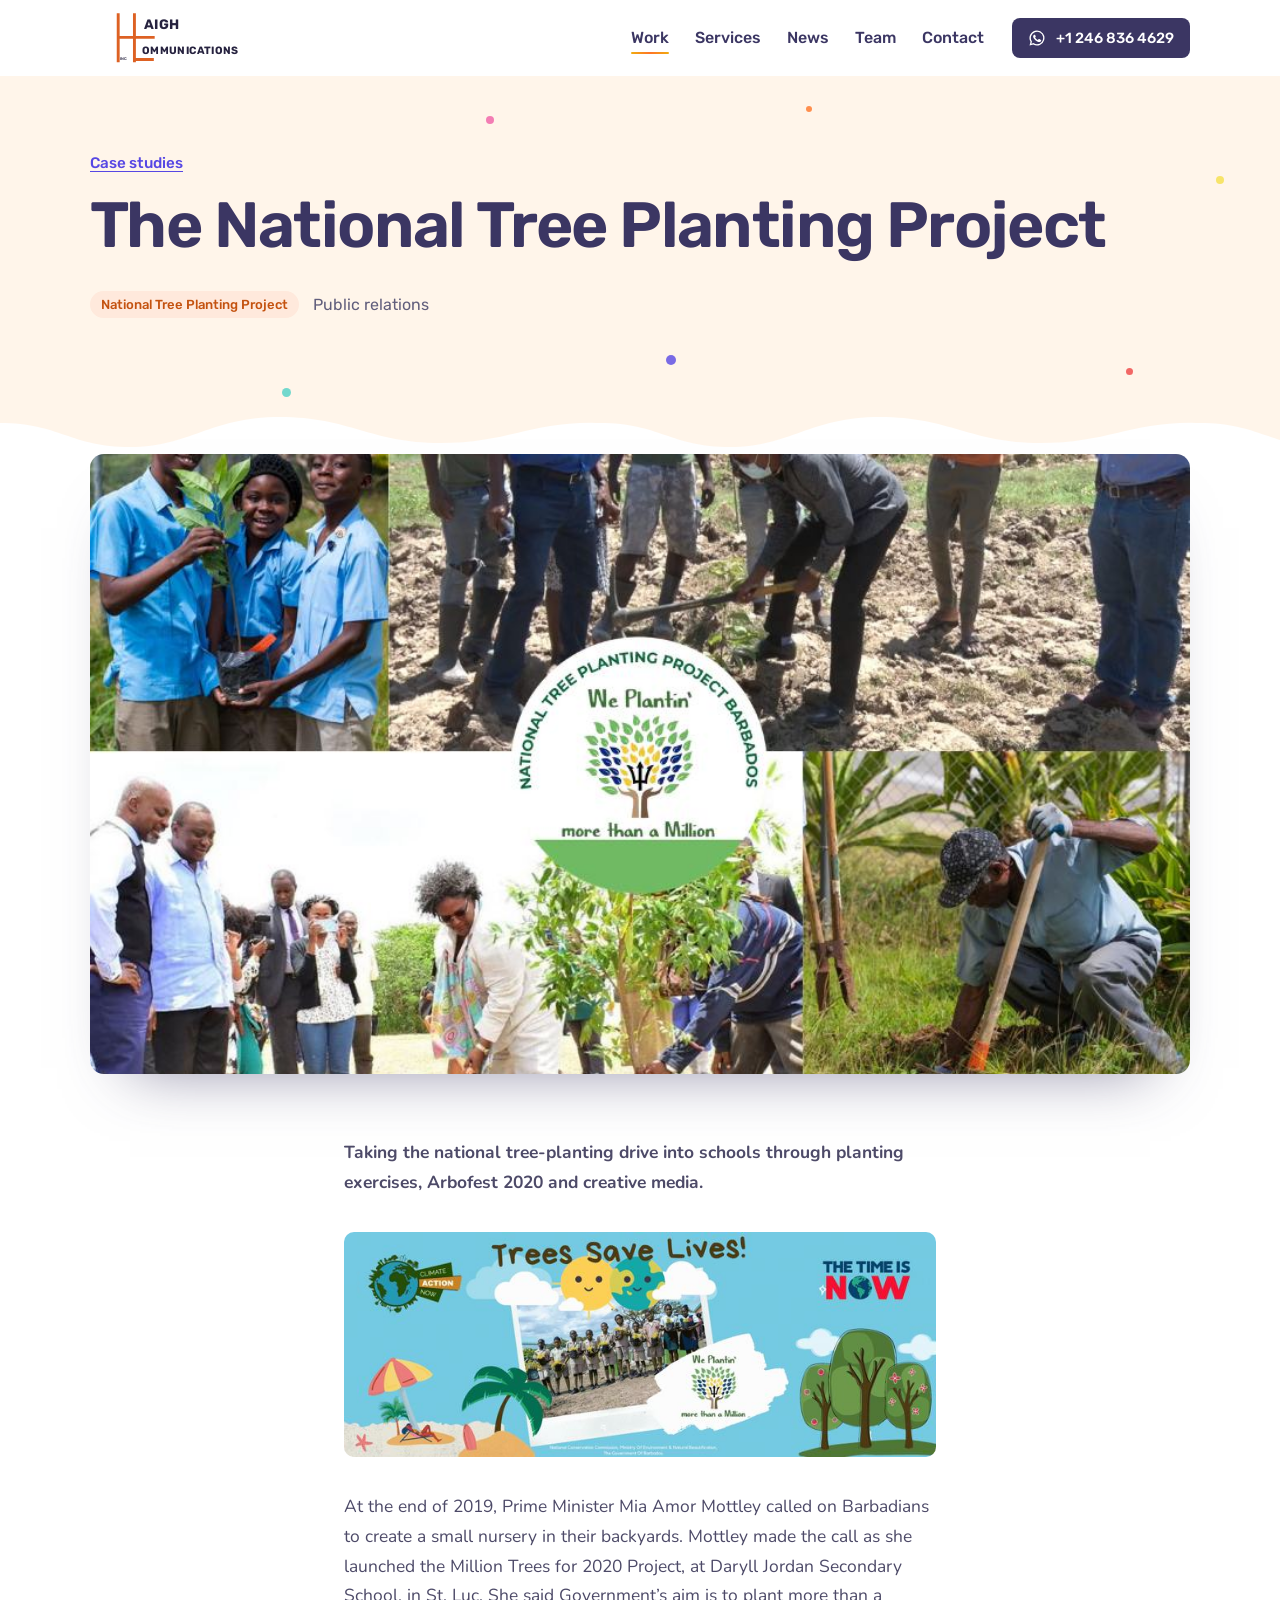
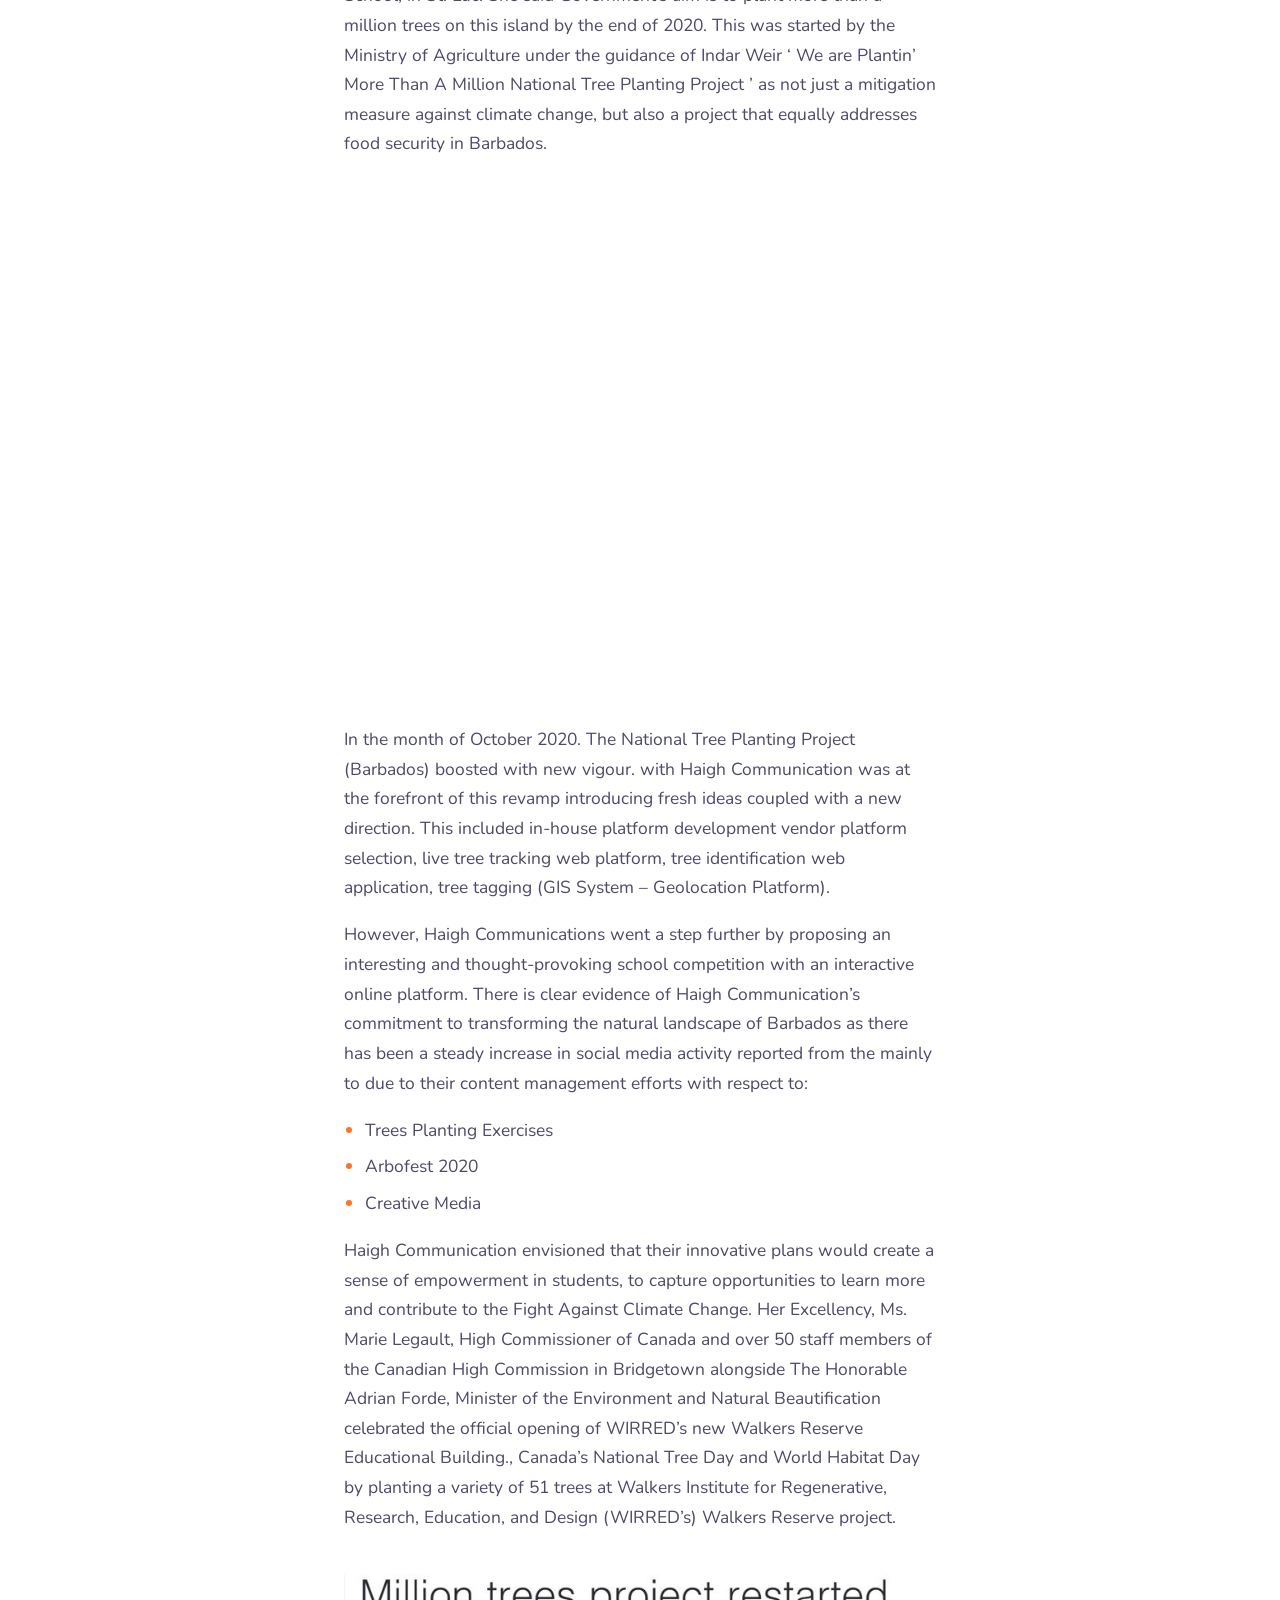
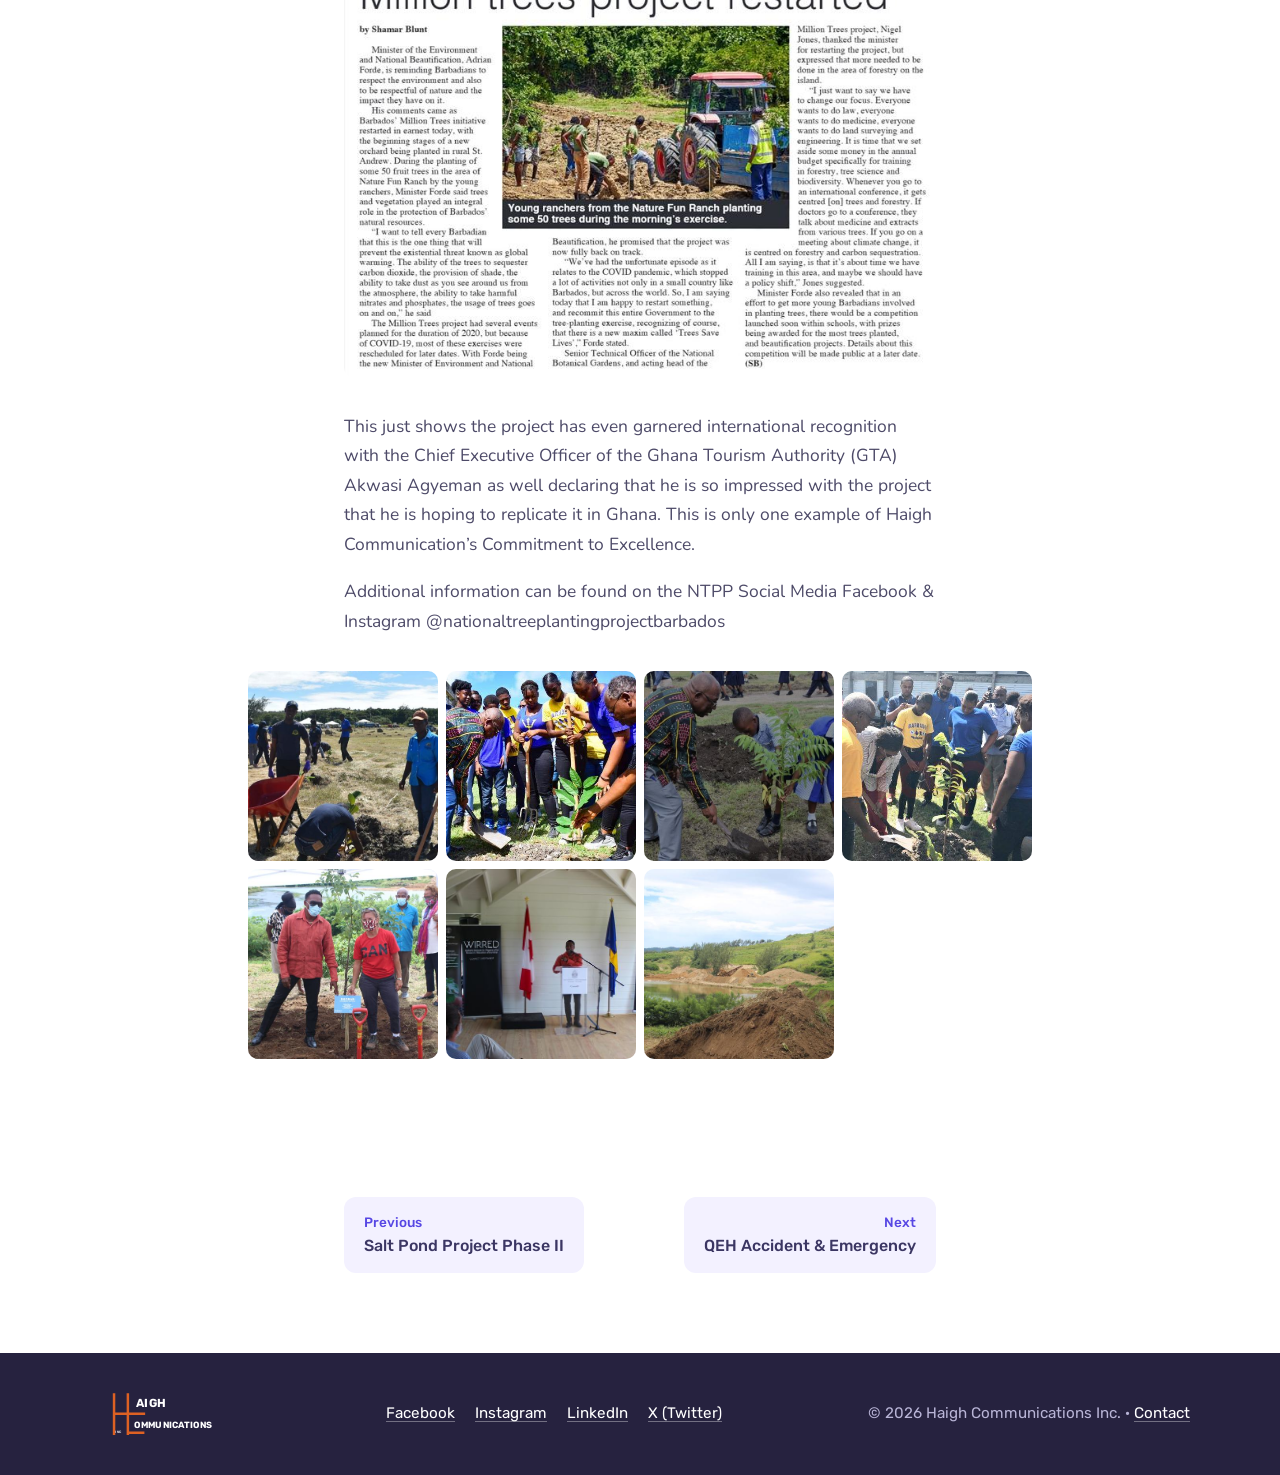
<file: portfolio/the-national-tree-planting-project/index.html>
<!doctype html>
<html lang="en">
<head>
<meta charset="utf-8">
<meta name="viewport" content="width=device-width, initial-scale=1">
<title>The National Tree Planting Project – Haigh Communications</title>
<meta name="description" content="Taking the national tree-planting drive into schools through planting exercises, Arbofest 2020 and creative media.">
<link rel="canonical" href="https://haigh.group/portfolio/the-national-tree-planting-project/">
<meta property="og:type" content="website">
<meta property="og:site_name" content="Haigh Communications Inc">
<meta property="og:title" content="The National Tree Planting Project">
<meta property="og:description" content="Taking the national tree-planting drive into schools through planting exercises, Arbofest 2020 and creative media.">
<meta property="og:url" content="https://haigh.group/portfolio/the-national-tree-planting-project/">
<meta property="og:image" content="https://haigh.group/assets/img/trees-photo.jpg">
<meta name="twitter:card" content="summary_large_image">
<meta name="twitter:site" content="@HaighComm">
<meta name="theme-color" content="#3b3663">
<link rel="icon" href="../../assets/img/favicon.svg" type="image/svg+xml">
<link rel="preload" href="../../assets/fonts/rubik-wght.woff2" as="font" type="font/woff2" crossorigin>
<link rel="stylesheet" href="../../assets/css/site.css">
<script defer src="../../assets/js/site.js"></script>
</head>
<body>
<a class="skip" href="#main">Skip to content</a>
<header class="site-head">
  <div class="wrap">
    <a class="logo" href="../../index.html"><svg viewBox="0 0 206 58" role="img" aria-label="Haigh Communications"><g class="bars" stroke-width="3.4" fill="none" stroke-linecap="square">
<path d="M33 2v24M33 31v25M52 2v54M33 28.5h41M52 54.5h21"/></g>
<g fill="currentColor" font-family="Rubik, 'Century Gothic', sans-serif" font-weight="700">
<text x="63" y="19" font-size="16" letter-spacing=".6">AIGH</text>
<text x="61" y="48.5" font-size="12.4" letter-spacing=".4">OMMUNICATIONS</text>
<text x="35" y="55" font-size="4.6" font-weight="500" letter-spacing=".3">INC</text></g></svg></a>
    <button class="menu-btn" aria-controls="nav" aria-expanded="false" aria-label="Open menu"><svg viewBox="0 0 24 24" aria-hidden="true"><path stroke="currentColor" stroke-width="2" d="M3 7h18M3 12h18M3 17h18"/></svg></button>
    <nav id="nav" class="nav" aria-label="Main"><a href="../../our-case-studies/index.html" aria-current="page">Work</a><a href="../../index.html#services">Services</a><a href="../../blog/index.html">News</a><a href="../../index.html#team">Team</a><a href="../../index.html#contact">Contact</a></nav>
    <a class="btn dark head-cta" href="https://wa.me/12468364629"><svg viewBox="0 0 24 24" aria-hidden="true"><path fill="currentColor" d="M12 2a10 10 0 0 0-8.6 15.1L2 22l5-1.3A10 10 0 1 0 12 2zm0 18.2a8.2 8.2 0 0 1-4.2-1.2l-.3-.2-3 .8.8-2.9-.2-.3A8.2 8.2 0 1 1 12 20.2zm4.5-6.1c-.2-.1-1.5-.7-1.7-.8s-.4-.1-.6.1-.6.8-.8 1-.3.2-.5.1a6.7 6.7 0 0 1-3.3-2.9c-.3-.4.3-.4.7-1.4.1-.2 0-.3 0-.4l-.8-1.8c-.2-.5-.4-.4-.6-.4h-.5a1 1 0 0 0-.7.3 3 3 0 0 0-.9 2.2 5.2 5.2 0 0 0 1.1 2.7 11.8 11.8 0 0 0 4.5 4c1.7.7 2.3.8 3.2.6a2.7 2.7 0 0 0 1.8-1.3 2.2 2.2 0 0 0 .1-1.3c0-.1-.2-.2-.5-.3z"/></svg>+1 246 836 4629</a>
  </div>
</header>
<main id="main">

<section class="page-head"><div class="dots" aria-hidden="true"><i></i><i></i><i></i><i></i><i></i><i></i><i></i><i></i></div><div class="wrap">
<div class="crumb"><a href="../../our-case-studies/index.html">Case studies</a></div>
<h1>The National Tree Planting Project</h1><div class="meta"><strong>National Tree Planting Project</strong><span>Public relations</span></div>
</div></section>
<div class="cover"><img src="../../assets/img/trees-photo.jpg" srcset="../../assets/img/trees-photo-sm.jpg 720w, ../../assets/img/trees-photo.jpg 940w" sizes="(max-width: 1180px) 100vw, 1180px" width="940" height="788" alt="" fetchpriority="high"></div>
<article class="prose">
<p><strong>Taking the national tree-planting drive into schools through planting exercises, Arbofest 2020 and creative media.</strong></p>
<figure><img src="../../assets/img/trees-fb-cover.jpg" srcset="../../assets/img/trees-fb-cover-sm.jpg 720w, ../../assets/img/trees-fb-cover.jpg 1400w" sizes="(max-width: 700px) 100vw, 672px" width="1400" height="533" alt="" loading="lazy" decoding="async"></figure>
<p>At the end of 2019, Prime Minister Mia Amor Mottley called on Barbadians to create a small nursery in their backyards. Mottley made the call as she launched the Million Trees for 2020 Project, at Daryll Jordan Secondary School, in St. Luc. She said Government’s aim is to plant more than a million trees on this island by the end of 2020. This was started by the Ministry of Agriculture under the guidance of Indar Weir ‘ We are Plantin’ More Than A Million National Tree Planting Project ’ as not just a mitigation measure against climate change, but also a project that equally addresses food security in Barbados.</p>
<figure><img src="../../assets/img/trees-photo.jpg" srcset="../../assets/img/trees-photo-sm.jpg 720w, ../../assets/img/trees-photo.jpg 940w" sizes="(max-width: 700px) 100vw, 672px" width="940" height="788" alt="" loading="lazy" decoding="async"></figure>
<p>In the month of October 2020. The National Tree Planting Project (Barbados) boosted with new vigour. with Haigh Communication was at the forefront of this revamp introducing fresh ideas coupled with a new direction. This included in-house platform development vendor platform selection, live tree tracking web platform, tree identification web application, tree tagging (GIS System – Geolocation Platform).</p>
<p>However, Haigh Communications went a step further by proposing an interesting and thought-provoking school competition with an interactive online platform. There is clear evidence of Haigh Communication’s commitment to transforming the natural landscape of Barbados as there has been a steady increase in social media activity reported from the mainly to due to their content management efforts with respect to:</p>
<ul>
<li>Trees Planting Exercises</li>
<li>Arbofest 2020</li>
<li>Creative Media</li>
</ul>
<p>Haigh Communication envisioned that their innovative plans would create a sense of empowerment in students, to capture opportunities to learn more and contribute to the Fight Against Climate Change. Her Excellency, Ms. Marie Legault, High Commissioner of Canada and over 50 staff members of the Canadian High Commission in Bridgetown alongside The Honorable Adrian Forde, Minister of the Environment and Natural Beautification celebrated the official opening of WIRRED’s new Walkers Reserve Educational Building., Canada’s National Tree Day and World Habitat Day by planting a variety of 51 trees at Walkers Institute for Regenerative, Research, Education, and Design (WIRRED’s) Walkers Reserve project.</p>
<figure><img src="../../assets/img/million-tree-restarted.jpg" srcset="../../assets/img/million-tree-restarted-sm.jpg 720w, ../../assets/img/million-tree-restarted.jpg 1330w" sizes="(max-width: 700px) 100vw, 672px" width="1330" height="919" alt="" loading="lazy" decoding="async"></figure>
<p>This just shows the project has even garnered international recognition with the Chief Executive Officer of the Ghana Tourism Authority (GTA) Akwasi Agyeman as well declaring that he is so impressed with the project that he is hoping to replicate it in Ghana. This is only one example of Haigh Communication’s Commitment to Excellence.</p>
<p>Additional information can be found on the NTPP Social Media Facebook &amp; Instagram @nationaltreeplantingprojectbarbados</p>
<div class="gallery"><a href="../../assets/img/pgg3.jpg"><img src="../../assets/img/pgg3-sm.jpg" alt="pgg3" loading="lazy" decoding="async"></a><a href="../../assets/img/trevor-prescod-planting-580x366-1.jpg"><img src="../../assets/img/trevor-prescod-planting-580x366-1-sm.jpg" alt="Trevor-Prescod-planting-580x366" loading="lazy" decoding="async"></a><a href="../../assets/img/image.jpg"><img src="../../assets/img/image-sm.jpg" alt="image" loading="lazy" decoding="async"></a><a href="../../assets/img/we-planting-news-article-580x366-1.jpg"><img src="../../assets/img/we-planting-news-article-580x366-1-sm.jpg" alt="we-planting-news-article-580x366" loading="lazy" decoding="async"></a><a href="../../assets/img/121115905-179513723645071-3065005516137873828-o.jpg"><img src="../../assets/img/121115905-179513723645071-3065005516137873828-o-sm.jpg" alt="121115905_179513723645071_3065005516137873828_o" loading="lazy" decoding="async"></a><a href="../../assets/img/120934159-179519643644479-1203894598530573762-o.jpg"><img src="../../assets/img/120934159-179519643644479-1203894598530573762-o-sm.jpg" alt="120934159_179519643644479_1203894598530573762_o" loading="lazy" decoding="async"></a><a href="../../assets/img/121228599-179521543644289-6282190333902995100-o.jpg"><img src="../../assets/img/121228599-179521543644289-6282190333902995100-o-sm.jpg" alt="121228599_179521543644289_6282190333902995100_o" loading="lazy" decoding="async"></a></div>
</article>
<nav class="pager" aria-label="More case studies"><a href="../salt-pond-project-phase-ii/index.html"><span>Previous</span>Salt Pond Project Phase II</a><a href="../qeh-accident-emergency/index.html"><span>Next</span>QEH Accident &amp; Emergency</a></nav>
</main>
<footer class="site-foot plain">
  <div class="wrap">
    <a class="logo" href="../../index.html"><svg viewBox="0 0 206 58" role="img" aria-label="Haigh Communications"><g class="bars" stroke-width="3.4" fill="none" stroke-linecap="square">
<path d="M33 2v24M33 31v25M52 2v54M33 28.5h41M52 54.5h21"/></g>
<g fill="currentColor" font-family="Rubik, 'Century Gothic', sans-serif" font-weight="700">
<text x="63" y="19" font-size="16" letter-spacing=".6">AIGH</text>
<text x="61" y="48.5" font-size="12.4" letter-spacing=".4">OMMUNICATIONS</text>
<text x="35" y="55" font-size="4.6" font-weight="500" letter-spacing=".3">INC</text></g></svg></a>
    <div class="social"><a href="https://www.facebook.com/haighcommunications">Facebook</a><a href="https://www.instagram.com/haighcommbb/">Instagram</a><a href="https://www.linkedin.com/company/haigh-communications/about/">LinkedIn</a><a href="https://twitter.com/HaighComm">X (Twitter)</a></div>
    <div>© 2026 Haigh Communications Inc. · <a href="../../index.html#contact">Contact</a></div>
  </div>
</footer>
</body>
</html>
</file>
<file: assets/css/site.css>
/* Haigh Communications — site styles
   Palette taken from the original site: deep violet-navy #3b3663, violet #5747e4,
   orange→gold gradient (#ff7426 → #f0ac0e), cream #fff5ea, lilac #f3f1ff; logo orange #dd6123.
   Type: Rubik (headings) + Nunito (text) — the original site's fonts, now self-hosted. */

@font-face { font-family: "Rubik"; src: url("../fonts/rubik-wght.woff2") format("woff2"); font-weight: 300 900; font-display: swap; }
@font-face { font-family: "Nunito"; src: url("../fonts/nunito-wght.woff2") format("woff2"); font-weight: 200 1000; font-display: swap; }
@font-face { font-family: "Nunito"; src: url("../fonts/nunito-wght-italic.woff2") format("woff2"); font-weight: 200 1000; font-style: italic; font-display: swap; }

:root {
  --ink: #3b3663;
  --ink-deep: #26223f;
  --text-soft: #615e7c;
  --violet: #5747e4;
  --violet-soft: #8f86f0;
  --orange: #ff7426;
  --orange-text: #c4520f;        /* AA on white and cream for small orange text */
  --gold: #f0ac0e;
  --logo: #dd6123;
  --pink: #f27c8f;
  --cream: #fff5ea;
  --lilac: #f3f1ff;
  --line: #e7e3f0;
  --paper: #ffffff;
  --grad-warm: linear-gradient(96deg, var(--gold) 0%, var(--orange) 51%, var(--gold) 100%);
  --grad-cool: linear-gradient(96deg, var(--violet-soft) 0%, var(--violet) 51%, var(--violet-soft) 100%);
  --display: "Rubik", "Segoe UI", system-ui, sans-serif;
  --text: "Nunito", "Segoe UI", system-ui, sans-serif;
  --wrap: 1180px;
  --gut: clamp(16px, 4vw, 40px);
  --radius: 14px;
  --ease: cubic-bezier(.2, .7, .2, 1);
}

*, *::before, *::after { box-sizing: border-box; }
html { -webkit-text-size-adjust: 100%; scroll-behavior: smooth; scroll-padding-top: 88px; }
body { margin: 0; background: var(--paper); color: var(--text-soft); font: 400 1.09rem/1.7 var(--text); overflow-x: hidden; }
img, video { max-width: 100%; height: auto; display: block; }
a { color: var(--violet); text-underline-offset: .18em; text-decoration-thickness: 1px; }
a:hover { color: var(--orange-text); }
:focus-visible { outline: 3px solid var(--violet); outline-offset: 3px; border-radius: 4px; }
h1, h2, h3, h4 { font-family: var(--display); color: var(--ink); line-height: 1.12; letter-spacing: -.01em; margin: 0 0 .5em; font-weight: 600; }
h2 { font-size: clamp(2rem, 4.2vw, 2.9rem); }
h3 { font-size: 1.3rem; font-weight: 500; }
p { margin: 0 0 1em; }
.wrap { max-width: var(--wrap); margin: 0 auto; padding: 0 var(--gut); position: relative; }
.skip { position: absolute; left: -999px; top: 8px; background: var(--ink); color: #fff; padding: 8px 14px; z-index: 99; }
.skip:focus { left: 8px; }
.grad-text { background: linear-gradient(96deg, var(--orange) 10%, var(--gold) 90%); -webkit-background-clip: text; background-clip: text; color: transparent; }

/* ---------- logo ---------- */
.logo { display: inline-flex; color: var(--ink-deep); text-decoration: none; }
.logo svg { width: 176px; height: auto; }
.logo .bars { stroke: var(--logo); }

/* ---------- header ---------- */
.site-head { position: sticky; top: 0; z-index: 20; background: rgba(255,255,255,.9); backdrop-filter: blur(10px); transition: box-shadow .3s; }
.site-head.scrolled { box-shadow: 0 6px 24px -12px rgba(59,54,99,.25); }
.site-head .wrap { display: flex; align-items: center; gap: 28px; height: 76px; }
.nav { margin-left: auto; display: flex; gap: 26px; font: 500 1rem/1 var(--display); }
.nav a { color: var(--ink); text-decoration: none; padding: 8px 0; position: relative; }
.nav a::after { content: ""; position: absolute; left: 0; right: 0; bottom: 0; height: 2px; border-radius: 2px; background: var(--grad-warm); transform: scaleX(0); transform-origin: left; transition: transform .3s var(--ease); }
.nav a:hover::after, .nav a[aria-current="page"]::after { transform: scaleX(1); }
.nav a:hover { color: var(--ink); }

/* buttons: the original's gradient pills, gradient slides on hover */
.btn { display: inline-flex; align-items: center; justify-content: center; gap: 10px; font: 500 .98rem/1 var(--display); text-decoration: none; padding: 16px 26px; border-radius: 8px; border: 0; color: #fff; background: var(--grad-cool); background-size: 200% auto; cursor: pointer; box-shadow: 0 10px 22px -10px rgba(87,71,228,.65); transition: background-position .5s var(--ease), transform .25s var(--ease), box-shadow .25s; }
.btn:hover { color: #fff; background-position: right center; transform: translateY(-2px); }
.btn.warm { background-image: var(--grad-warm); box-shadow: 0 10px 22px -10px rgba(255,116,38,.7); }
.btn.dark { background: var(--ink); box-shadow: none; }
.btn.dark:hover { background: var(--violet); }
.btn.ghost { background: transparent; color: var(--ink); box-shadow: inset 0 0 0 2px var(--line); }
.btn.ghost:hover { box-shadow: inset 0 0 0 2px var(--violet); color: var(--violet); }
.btn svg { width: 18px; height: 18px; flex: none; }
.head-cta { padding: 11px 16px; font-size: .92rem; }
.menu-btn { display: none; margin-left: auto; background: none; border: 0; padding: 10px; cursor: pointer; color: var(--ink); }
.menu-btn svg { width: 26px; height: 26px; }

@media (max-width: 900px) {
  .menu-btn { display: block; }
  .head-cta { display: none; }
  .nav { position: absolute; left: 0; right: 0; top: 76px; flex-direction: column; gap: 0; background: #fff; box-shadow: 0 16px 24px -16px rgba(59,54,99,.3); padding: 8px var(--gut) 20px; display: none; }
  .nav.open { display: flex; animation: drop .25s var(--ease); }
  .nav a { padding: 14px 0; border-bottom: 1px solid var(--line); font-size: 1.15rem; }
  .nav a::after { display: none; }
}
@keyframes drop { from { opacity: 0; transform: translateY(-8px); } }

/* ---------- hero ---------- */
.hero { position: relative; padding: clamp(40px, 7vw, 90px) 0 clamp(70px, 9vw, 130px); overflow: hidden;
  background: radial-gradient(60% 70% at 92% 40%, #ffe9dc 0%, rgba(255,233,220,0) 70%), radial-gradient(40% 50% at 0% 0%, #eef0ff 0%, rgba(238,240,255,0) 70%); }
.hero .wrap { display: grid; grid-template-columns: 1.1fr .9fr; gap: clamp(32px, 6vw, 72px); align-items: center; }
.hero h1 { font-size: clamp(2.6rem, 5.5vw, 4.5rem); line-height: 1.02; letter-spacing: -.025em; font-weight: 600; margin-bottom: .4em; }
.hero h1 .grad-text { display: block; }
.hero blockquote { margin: 0 0 2em; max-width: 33em; font-size: 1.15rem; }
.hero blockquote p { margin-bottom: .7em; font-style: italic; }
.hero cite { font: 500 1rem/1.4 var(--display); color: var(--ink); font-style: normal; display: flex; align-items: center; gap: 12px; }
.hero cite::before { content: ""; width: 28px; height: 2px; background: var(--orange); border-radius: 2px; }
.hero cite small { font-weight: 400; color: var(--text-soft); font-size: .95rem; }
.actions { display: flex; flex-wrap: wrap; gap: 14px; }

/* portrait: circle photo with the original's pink→orange ring and an outline circle behind */
.portrait { position: relative; aspect-ratio: 1; }
/* rotating gradient ring: the gradient spins, the photo stays still */
.portrait .ring { position: relative; z-index: 1; display: block; border-radius: 50%; padding: 10px; box-shadow: 0 40px 70px -30px rgba(242,124,143,.6); translate: calc(var(--mx, 0) * -6px) calc(var(--my, 0) * -6px); transition: translate .6s var(--ease); }
.portrait .ring::before { content: ""; position: absolute; inset: 0; border-radius: 50%; background: conic-gradient(from 0deg, var(--pink), var(--orange), var(--gold), var(--violet-soft), var(--pink)); animation: spin 9s linear infinite; }
.portrait img { position: relative; width: 100%; height: auto; border-radius: 50%; background: #fff; }
/* outline circle that breathes and drifts */
.portrait .halo { position: absolute; inset: -10% -8% auto auto; width: 48%; aspect-ratio: 1; border-radius: 50%; border: 2px solid #c9def4; z-index: 0; animation: breathe 8s ease-in-out infinite; translate: calc(var(--mx, 0) * 18px) calc(var(--my, 0) * 18px); transition: translate .8s var(--ease); }
.portrait .halo::after { content: ""; position: absolute; inset: 14%; border-radius: 50%; border: 2px dashed #f6c9b0; animation: spin 30s linear infinite reverse; }
/* balls orbiting the portrait */
.orbit { position: absolute; inset: -6%; border-radius: 50%; z-index: 2; pointer-events: none; animation: spin 18s linear infinite; translate: calc(var(--mx, 0) * 12px) calc(var(--my, 0) * 12px); transition: translate .7s var(--ease); }
.orbit i { position: absolute; border-radius: 50%; }
.o1 i { left: 4%; top: 72%; width: 20%; aspect-ratio: 1; background: var(--grad-cool); box-shadow: 0 14px 30px -12px rgba(87,71,228,.6); }
.o2 { inset: -12%; animation-duration: 26s; animation-direction: reverse; z-index: 0; }
.o2 i { right: 6%; top: 6%; width: 7%; aspect-ratio: 1; background: linear-gradient(135deg, var(--gold), var(--orange)); box-shadow: 0 8px 16px -6px rgba(255,116,38,.6); }
.o3 { inset: 2%; animation-duration: 12s; }
.o3 i { left: 50%; bottom: -3%; width: 4.5%; aspect-ratio: 1; background: #4fd1c5; }
@keyframes spin { to { transform: rotate(360deg); } }
@keyframes breathe { 0%, 100% { transform: scale(1) translate(0, 0); } 50% { transform: scale(1.08) translate(-10px, 8px); } }

/* soft colour blobs drifting behind the hero */
.blobs { position: absolute; inset: 0; pointer-events: none; overflow: hidden; }
.blobs b { position: absolute; border-radius: 50%; filter: blur(60px); opacity: .55; animation: drift 18s ease-in-out infinite alternate; }
.blobs b:nth-child(1) { width: 420px; height: 420px; right: -80px; top: 10%; background: #ffd4bd; }
.blobs b:nth-child(2) { width: 360px; height: 360px; left: -120px; top: -100px; background: #dcd8ff; animation-duration: 22s; animation-delay: -6s; }
.blobs b:nth-child(3) { width: 260px; height: 260px; left: 40%; bottom: -120px; background: #ffe7a8; opacity: .4; animation-duration: 16s; animation-delay: -3s; }
@keyframes drift { 0% { transform: translate(0, 0) scale(1); } 50% { transform: translate(40px, -30px) scale(1.1); } 100% { transform: translate(-30px, 25px) scale(.95); } }

/* headline: words rise in one after another, Barbados shimmers */
.hero h1 .w { display: inline-block; animation: word .9s var(--ease) both; }
.hero h1 .w:nth-child(2) { animation-delay: .08s; }
.hero h1 .w:nth-child(3) { animation-delay: .16s; }
.hero h1 .w:nth-child(4) { animation-delay: .24s; }
.hero h1 .w:nth-child(5) { animation: word .9s var(--ease) .36s both, shimmer 6s linear 1.4s infinite; }
.hero h1 .grad-text.shimmer { background-image: linear-gradient(96deg, var(--orange) 0%, var(--gold) 30%, var(--pink) 50%, var(--orange) 70%, var(--gold) 100%); background-size: 250% auto; }
@keyframes word { from { opacity: 0; transform: translateY(60%) rotate(4deg); filter: blur(6px); } to { opacity: 1; transform: none; filter: blur(0); } }
@keyframes shimmer { to { background-position: 250% center; } }

/* confetti dots, as on the original hero */
.dots { position: absolute; inset: 0; pointer-events: none; translate: calc(var(--mx, 0) * 26px) calc(var(--my, 0) * 26px); transition: translate .9s var(--ease); }
.dots i { position: absolute; width: 8px; height: 8px; border-radius: 50%; animation: float 7s ease-in-out infinite; }
.dots i:nth-child(1) { left: 6%;  top: 22%; background: var(--gold); }
.dots i:nth-child(2) { left: 3%; top: 58%; background: #4fd1c5; width: 6px; height: 6px; animation-delay: -2s; }
.dots i:nth-child(3) { left: 38%; top: 12%; background: #f05fa6; animation-delay: -4s; }
.dots i:nth-child(4) { left: 52%; top: 84%; background: var(--violet); width: 10px; height: 10px; animation-delay: -1s; }
.dots i:nth-child(5) { left: 63%; top: 9%;  background: var(--orange); width: 6px; height: 6px; animation-delay: -3s; }
.dots i:nth-child(6) { left: 95%; top: 30%; background: #f5e04a; animation-delay: -5s; }
.dots i:nth-child(7) { left: 88%; top: 88%; background: #ef4444; width: 7px; height: 7px; animation-delay: -6s; }
.dots i:nth-child(8) { left: 22%; top: 94%; background: #4fd1c5; width: 9px; height: 9px; animation-delay: -2.5s; }
@keyframes float { 0%, 100% { transform: translate(0, 0); } 50% { transform: translate(6px, -14px); } }

/* one orchestrated entrance on load */
.hero blockquote, .hero .actions { animation: rise .9s var(--ease) both; }
.hero blockquote { animation-delay: .5s; }
.hero .actions { animation-delay: .62s; }
.portrait { animation: pop 1.1s var(--ease) .1s both; }
@keyframes rise { from { opacity: 0; transform: translateY(26px); } }
@keyframes pop { from { opacity: 0; transform: scale(.88) rotate(-4deg); } }

@media (max-width: 820px) {
  .hero .wrap { grid-template-columns: 1fr; }
  .portrait { max-width: 360px; width: 82%; margin: 18px auto 0; }
  .hero .dots i:nth-child(-n+3), .hero .dots i:nth-child(5), .hero .dots i:nth-child(6) { display: none; }
  .hero cite { flex-wrap: wrap; row-gap: 2px; }
  .hero cite small { flex-basis: 100%; padding-left: 40px; }
}
.page-head .dots i:nth-child(1), .page-head .dots i:nth-child(2) { display: none; }

/* ---------- sections + wave dividers ---------- */
.section { padding: clamp(70px, 9vw, 120px) 0; position: relative; }
.section.cream { --bg: var(--cream); background: var(--bg); }
.section.lilac { --bg: var(--lilac); background: var(--bg); }
.section.wavy::before, .section.wavy::after, .section.wavy-top::before, .page-head::after {
  content: ""; position: absolute; left: 0; right: 0; height: 46px; background: var(--bg); pointer-events: none;
  -webkit-mask: url("data:image/svg+xml,%3Csvg xmlns='http://www.w3.org/2000/svg' viewBox='0 0 600 46' preserveAspectRatio='none'%3E%3Cpath d='M0 46V30C60 30 70 6 130 6s80 30 150 30 90-26 160-26 90 22 160 20V46z'/%3E%3C/svg%3E") repeat-x left bottom / 600px 46px;
          mask: url("data:image/svg+xml,%3Csvg xmlns='http://www.w3.org/2000/svg' viewBox='0 0 600 46' preserveAspectRatio='none'%3E%3Cpath d='M0 46V30C60 30 70 6 130 6s80 30 150 30 90-26 160-26 90 22 160 20V46z'/%3E%3C/svg%3E") repeat-x left bottom / 600px 46px; }
.section.wavy::before, .section.wavy-top::before { top: -45px; }
.section.wavy::after { bottom: -45px; transform: scaleY(-1); }
.section.wavy + .section, .section + .section.wavy { margin-top: 0; }
.section.wavy, .section.wavy-top { z-index: 1; }

.section-head { display: flex; justify-content: space-between; align-items: end; gap: 24px; flex-wrap: wrap; margin-bottom: clamp(36px, 5vw, 56px); }
.section-head.center { flex-direction: column; align-items: center; text-align: center; }
.section-head h2 { margin: 0; }
.section-head p { margin: 0; max-width: 32em; }
.section-head h2::after { content: ""; display: block; width: 56px; height: 4px; border-radius: 4px; background: var(--grad-warm); margin-top: 16px; }
.section-head.center h2::after { margin-left: auto; margin-right: auto; }
.more { font: 500 1rem/1 var(--display); color: var(--violet); text-decoration: none; display: inline-flex; gap: 8px; align-items: center; }
.more::after { content: ""; width: 18px; height: 2px; background: currentColor; transition: width .3s var(--ease); }
.more:hover { color: var(--orange-text); }
.more:hover::after { width: 30px; }

/* scroll reveal (enabled by JS only when motion is allowed) */
.js-motion .reveal { opacity: 0; transform: translateY(28px); transition: opacity .8s var(--ease), transform .8s var(--ease); transition-delay: var(--d, 0s); }
.js-motion .reveal.in { opacity: 1; transform: none; }

/* work */
.work { display: grid; grid-template-columns: repeat(12, 1fr); gap: clamp(28px, 4vw, 44px) clamp(20px, 3vw, 36px); }
.work article { grid-column: span 6; }
.work article.lead { grid-column: 1 / -1; display: grid; grid-template-columns: 1.4fr 1fr; gap: clamp(20px, 4vw, 48px); align-items: center; }
.work a.card { color: inherit; text-decoration: none; display: block; }
.work .thumb { aspect-ratio: 3 / 2; overflow: hidden; background: #fff; margin-bottom: 18px; border-radius: var(--radius); box-shadow: 0 24px 40px -28px rgba(59,54,99,.55); transition: transform .4s var(--ease), box-shadow .4s; }
.work .lead .thumb { margin: 0; aspect-ratio: 16 / 10; }
.work .thumb img { width: 100%; height: 100%; object-fit: cover; transition: transform .7s var(--ease); }
.work a.card:hover .thumb { transform: translateY(-6px); box-shadow: 0 34px 50px -28px rgba(87,71,228,.55); }
.work a.card:hover img { transform: scale(1.05); }
.work h3 { font-size: clamp(1.3rem, 2.3vw, 1.6rem); margin-bottom: .35em; }
.work .lead h3 { font-size: clamp(1.7rem, 3.4vw, 2.4rem); }
.work a.card:hover h3 { color: var(--violet); }
.client { display: inline-block; font: 500 .82rem/1 var(--display); color: var(--orange-text); background: #ffe9dc; padding: 7px 11px; border-radius: 999px; margin-bottom: 12px; }
.work p { margin: 0; }
@media (max-width: 760px) { .work article, .work article.lead { grid-column: 1 / -1; grid-template-columns: 1fr; } }

/* clients */
.clients { display: grid; grid-template-columns: repeat(4, 1fr); align-items: stretch; gap: 20px; }
.clients figure { margin: 0; text-align: center; background: #fff; border-radius: var(--radius); padding: 28px 18px 20px; box-shadow: 0 0 0 1px var(--line); transition: transform .35s var(--ease), box-shadow .35s; display: flex; flex-direction: column; align-items: center; justify-content: center; }
.clients figure:hover { transform: translateY(-4px); box-shadow: 0 24px 40px -26px rgba(59,54,99,.45), 0 0 0 1px var(--line); }
.clients img { max-height: 96px; width: auto; margin: 0 auto; }
.clients figcaption { font: 400 .88rem/1.35 var(--display); color: var(--text-soft); margin-top: 14px; }
@media (max-width: 700px) { .clients { grid-template-columns: repeat(2, 1fr); } }

/* services: the original's illustrated icons */
.services { display: grid; grid-template-columns: repeat(3, 1fr); gap: 26px; }
.services > div { background: #fff; border-radius: var(--radius); padding: 30px 28px 32px; text-align: center; box-shadow: 0 20px 40px -32px rgba(59,54,99,.45); transition: transform .35s var(--ease), box-shadow .35s; }
.services > div:hover { transform: translateY(-6px); box-shadow: 0 30px 50px -30px rgba(255,116,38,.5); }
.services img { width: 96px; height: 82px; object-fit: contain; margin: 0 auto 16px; transition: transform .5s var(--ease); }
.services > div:hover img { transform: scale(1.08) rotate(-3deg); }
.services p { font-size: 1rem; margin: 0; }
@media (max-width: 900px) { .services { grid-template-columns: repeat(2, 1fr); } }
@media (max-width: 580px) { .services { grid-template-columns: 1fr; } }

/* news cards */
.news { list-style: none; padding: 0; margin: 0; display: grid; grid-template-columns: repeat(auto-fill, minmax(250px, 1fr)); gap: 26px; }
.news a { display: flex; flex-direction: column; height: 100%; background: #fff; border-radius: var(--radius); overflow: hidden; color: inherit; text-decoration: none; box-shadow: 0 20px 40px -32px rgba(59,54,99,.5); transition: transform .35s var(--ease), box-shadow .35s; }
.news a:hover { transform: translateY(-6px); box-shadow: 0 30px 50px -30px rgba(59,54,99,.55); }
.news img { aspect-ratio: 16 / 10; object-fit: cover; width: 100%; transition: transform .7s var(--ease); }
.news a:hover img { transform: scale(1.05); }
.news a > div { padding: 20px 22px 6px; flex: 1; }
.news h3 { margin: 0 0 8px; font-size: 1.22rem; }
.news a:hover h3 { color: var(--violet); }
.news p { margin: 0; font-size: .98rem; }
.news time { order: -1; position: relative; z-index: 1; align-self: flex-start; margin: -1px 0 0 0; font: 500 .8rem/1 var(--display); color: #fff; background: var(--grad-warm); background-size: 200% auto; padding: 8px 12px; border-bottom-right-radius: 10px; }
.news a { position: relative; }
.news time { position: absolute; top: 0; left: 0; }

/* team */
.team { display: grid; grid-template-columns: repeat(3, 1fr); gap: 32px; text-align: center; }
.team .ph { display: block; width: 72%; max-width: 250px; margin: 0 auto 22px; border-radius: 50%; padding: 6px; background: conic-gradient(from 140deg, var(--violet), var(--orange), var(--gold), var(--violet)); transition: transform .4s var(--ease); }
.team img { width: 100%; aspect-ratio: 1; object-fit: cover; filter: grayscale(1); border-radius: 50%; border: 5px solid #fff; transition: filter .5s; }
.team > div:hover img { filter: none; }
.team > div:hover .ph { transform: rotate(-4deg) scale(1.03); }
.team h3 { margin-bottom: 2px; font-size: 1.45rem; }
.team .role { font: 400 .95rem/1.4 var(--display); color: var(--orange-text); margin-bottom: 12px; }
.links { display: flex; flex-wrap: wrap; justify-content: center; gap: 6px 16px; font: 500 .92rem/1.4 var(--display); }
.links a { color: var(--ink); }
.links a:hover { color: var(--violet); }
@media (max-width: 760px) { .team { grid-template-columns: 1fr 1fr; } }
@media (max-width: 480px) { .team { grid-template-columns: 1fr; } }

/* contact */
.contact .wrap { display: grid; grid-template-columns: 1fr 1fr; gap: clamp(32px, 6vw, 72px); align-items: center; }
.contact h2 { font-size: clamp(2.4rem, 5.6vw, 4.2rem); line-height: 1.02; letter-spacing: -.025em; margin-bottom: .4em; }
.contact h2 .grad-text { display: block; }
.contact p { max-width: 30em; }
.contact dl { margin: 30px 0 0; display: grid; gap: 18px; }
.contact dl > div { display: flex; gap: 14px; align-items: center; }
.contact dl .ic { flex: none; width: 46px; height: 46px; border-radius: 50%; display: grid; place-items: center; color: #fff; background: var(--grad-cool); }
.contact dl .ic svg { width: 20px; height: 20px; }
.contact dt { font: 400 .85rem/1 var(--display); color: var(--text-soft); margin-bottom: 4px; }
.contact dd { margin: 0; font: 500 1.15rem/1.35 var(--display); color: var(--ink); }
.contact dd a { color: var(--ink); text-decoration: none; }
.contact dd a:hover { color: var(--violet); }
.contact .actions { margin-top: 32px; }
.contact .art img { width: 100%; max-width: 560px; margin-left: auto; animation: bob 6s ease-in-out infinite; }
@keyframes bob { 0%, 100% { transform: translateY(0); } 50% { transform: translateY(-10px); } }
@media (max-width: 820px) { .contact .wrap { grid-template-columns: 1fr; } .contact .art { max-width: 420px; } }

/* footer */
.site-foot { background: var(--ink-deep); color: #b8b4d6; padding: 90px 0 40px; font: 400 .95rem/1.5 var(--display); position: relative; }
.site-foot::before { content: ""; position: absolute; left: 0; right: 0; top: -1px; height: 46px; background: var(--cream);
  -webkit-mask: url("data:image/svg+xml,%3Csvg xmlns='http://www.w3.org/2000/svg' viewBox='0 0 600 46' preserveAspectRatio='none'%3E%3Cpath d='M0 0V30C60 30 70 6 130 6s80 30 150 30 90-26 160-26 90 22 160 20V0z'/%3E%3C/svg%3E") repeat-x left top / 600px 46px;
          mask: url("data:image/svg+xml,%3Csvg xmlns='http://www.w3.org/2000/svg' viewBox='0 0 600 46' preserveAspectRatio='none'%3E%3Cpath d='M0 0V30C60 30 70 6 130 6s80 30 150 30 90-26 160-26 90 22 160 20V0z'/%3E%3C/svg%3E") repeat-x left top / 600px 46px; }
.site-foot.plain { padding-top: 40px; }
.site-foot.plain::before { display: none; }
.site-foot .wrap { display: flex; flex-wrap: wrap; gap: 16px 32px; justify-content: space-between; align-items: center; }
.site-foot a { color: #fff; text-decoration-color: rgba(255,255,255,.35); }
.site-foot a:hover { color: var(--gold); }
.site-foot .logo { color: #fff; }
.site-foot .logo svg { width: 150px; }
.social { display: flex; gap: 20px; flex-wrap: wrap; }

/* ---------- article pages (posts + case studies) ---------- */
.page-head { --bg: var(--cream); background: var(--bg); padding: clamp(44px, 6vw, 80px) 0 clamp(60px, 7vw, 96px); position: relative; margin-bottom: 46px; overflow: visible; }
.page-head::after { bottom: -45px; transform: scaleY(-1); }
.page-head .dots i { opacity: .8; }
.crumb { font: 500 .95rem/1.4 var(--display); margin-bottom: 18px; }
.crumb a { color: var(--violet); }
.page-head h1 { font-size: clamp(2.3rem, 5.6vw, 4rem); line-height: 1.05; letter-spacing: -.025em; max-width: 16em; animation: rise .8s var(--ease) both; }
.meta { font: 400 1rem/1.4 var(--display); color: var(--text-soft); display: flex; gap: 14px; flex-wrap: wrap; align-items: center; }
.meta strong { font: 500 .82rem/1 var(--display); color: var(--orange-text); background: #ffe9dc; padding: 7px 11px; border-radius: 999px; }
.cover { max-width: var(--wrap); margin: 0 auto clamp(36px, 5vw, 64px); padding: 0 var(--gut); }
.cover img { width: 100%; max-height: 620px; object-fit: cover; border-radius: var(--radius); box-shadow: 0 34px 60px -40px rgba(59,54,99,.6); }
.prose { max-width: 42rem; margin: 0 auto; padding: 0 var(--gut) clamp(64px, 8vw, 110px); color: #4d4a68; }
.prose h2 { font-size: clamp(1.6rem, 3vw, 2.1rem); margin: 1.6em 0 .5em; }
.prose blockquote { margin: 1.6em 0; padding: 18px 22px; border-left: 4px solid var(--orange); background: var(--cream); border-radius: 0 10px 10px 0; font-style: italic; }
.prose blockquote p:last-child { margin: 0; }
.prose ul { padding-left: 1.2em; }
.prose li { margin-bottom: .4em; }
.prose li::marker { color: var(--orange); }
.prose .source { font: 400 .92rem/1.4 var(--display); color: var(--text-soft); }
.prose figure { margin: 2em 0; }
.prose figure img, .prose video { border-radius: 10px; }
.prose video { width: 100%; background: #000; }
.gallery { display: grid; grid-template-columns: repeat(auto-fill, minmax(150px, 1fr)); gap: 8px; margin: 2em 0; }
.gallery a { display: block; aspect-ratio: 1; overflow: hidden; background: var(--lilac); border-radius: 10px; }
.gallery img { width: 100%; height: 100%; object-fit: cover; transition: transform .5s var(--ease); }
.gallery a:hover img { transform: scale(1.08); }
@media (min-width: 900px) { .prose .gallery, .prose figure.wide { margin-left: -6rem; margin-right: -6rem; } .prose .gallery { grid-template-columns: repeat(auto-fill, minmax(170px, 1fr)); } }
.pager { max-width: 42rem; margin: 0 auto; padding: 0 var(--gut) 80px; display: flex; justify-content: space-between; gap: 20px; font: 500 1rem/1.35 var(--display); }
.pager a { color: var(--ink); text-decoration: none; max-width: 48%; background: var(--lilac); padding: 16px 20px; border-radius: 12px; transition: background .3s, transform .3s var(--ease); }
.pager a span { display: block; color: var(--violet); font-size: .85rem; margin-bottom: 4px; }
.pager a:hover { background: #e8e4ff; transform: translateY(-3px); color: var(--ink); }
.pager a:last-child { text-align: right; margin-left: auto; }

/* lightbox */
dialog.lightbox { border: 0; padding: 0; background: transparent; max-width: 94vw; max-height: 92vh; }
dialog.lightbox[open] { animation: pop .35s var(--ease); }
dialog.lightbox::backdrop { background: rgba(38, 34, 63, .92); }
dialog.lightbox img { max-width: 94vw; max-height: 84vh; width: auto; margin: 0 auto; border-radius: 8px; }
.lb-bar { display: flex; justify-content: space-between; align-items: center; gap: 12px; margin-top: 12px; color: #fff; font: 500 1rem/1 var(--display); }
.lb-bar button { background: rgba(255,255,255,.12); border: 0; color: #fff; font: 500 1rem/1 var(--display); padding: 11px 16px; border-radius: 8px; cursor: pointer; }
.lb-bar button:hover { background: var(--violet); }

/* 404 */
.notfound { padding: 120px 0; }
.notfound h1 { font-size: clamp(2.6rem, 7vw, 5rem); }

/* ---------- reduced motion: keep everything visible and still ---------- */
@media (prefers-reduced-motion: reduce) {
  html { scroll-behavior: auto; }
  *, *::before, *::after { animation: none !important; transition: none !important; }
}
</file>
